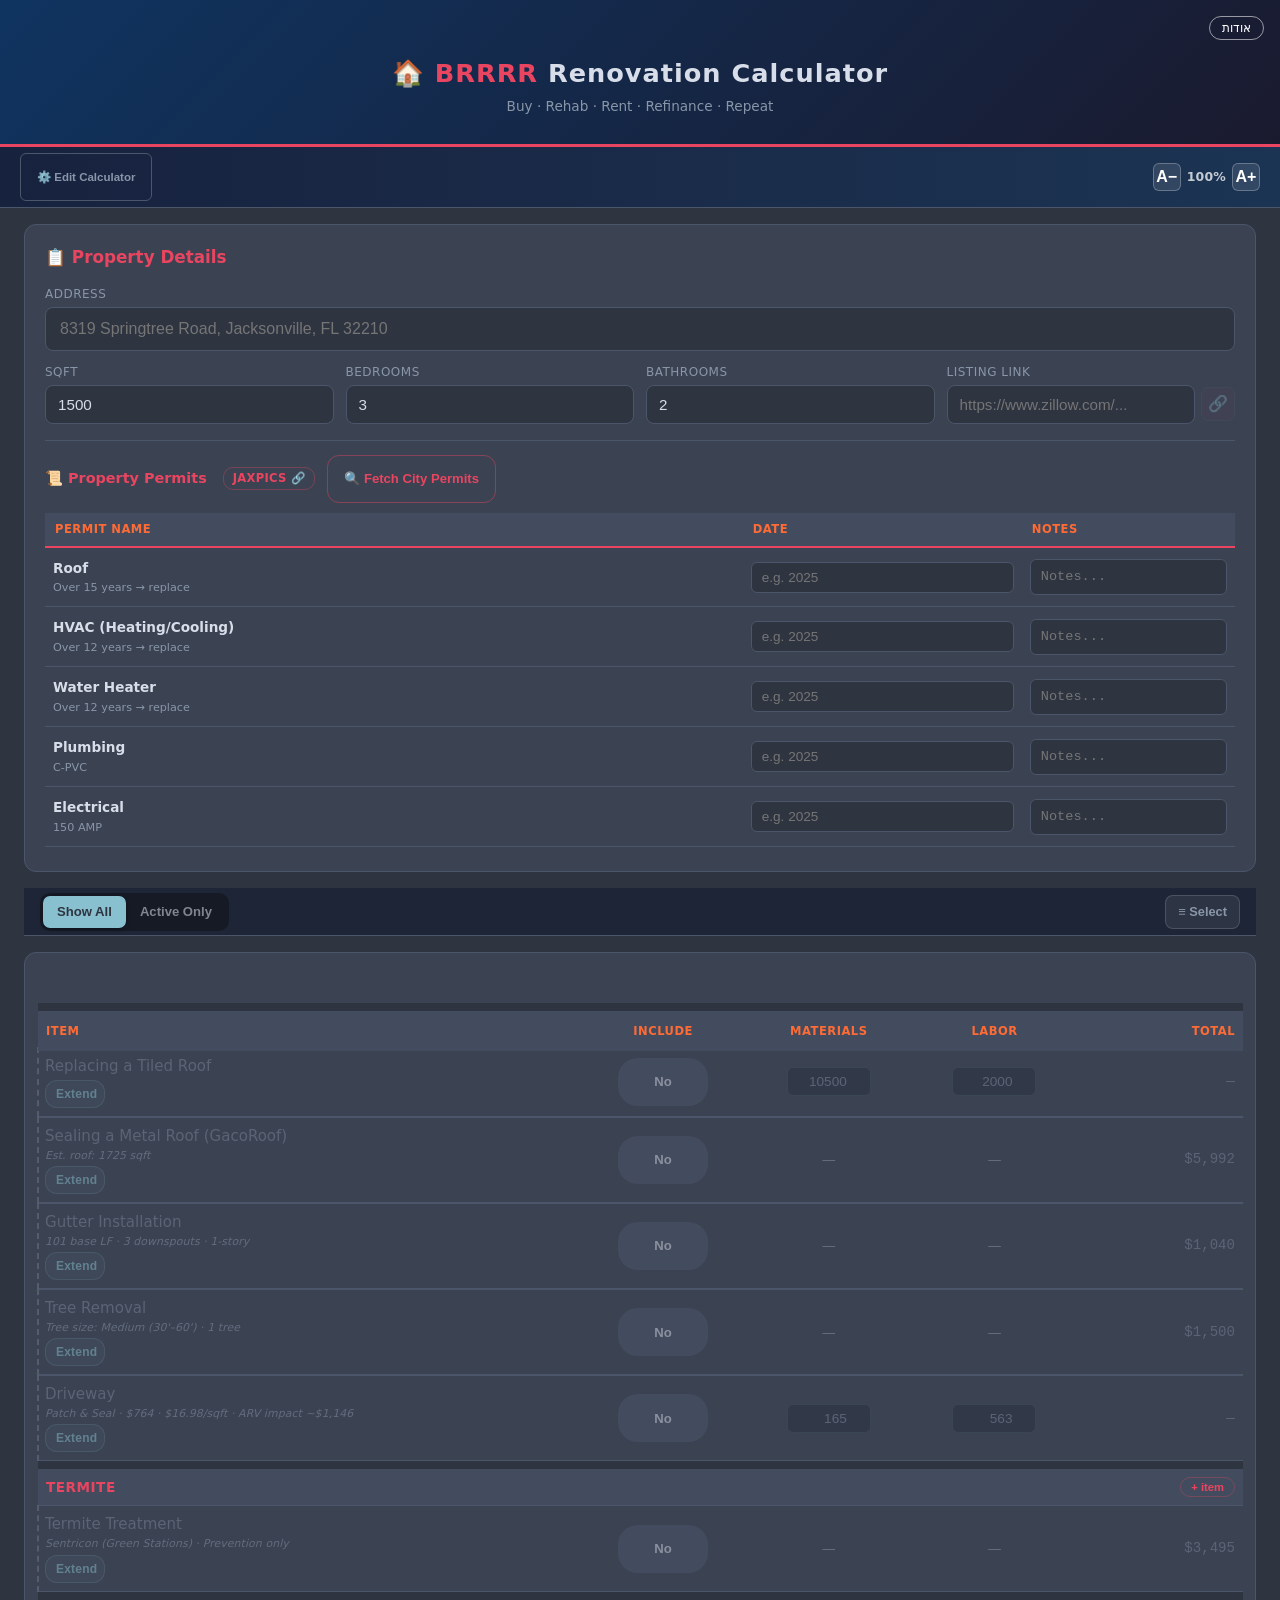
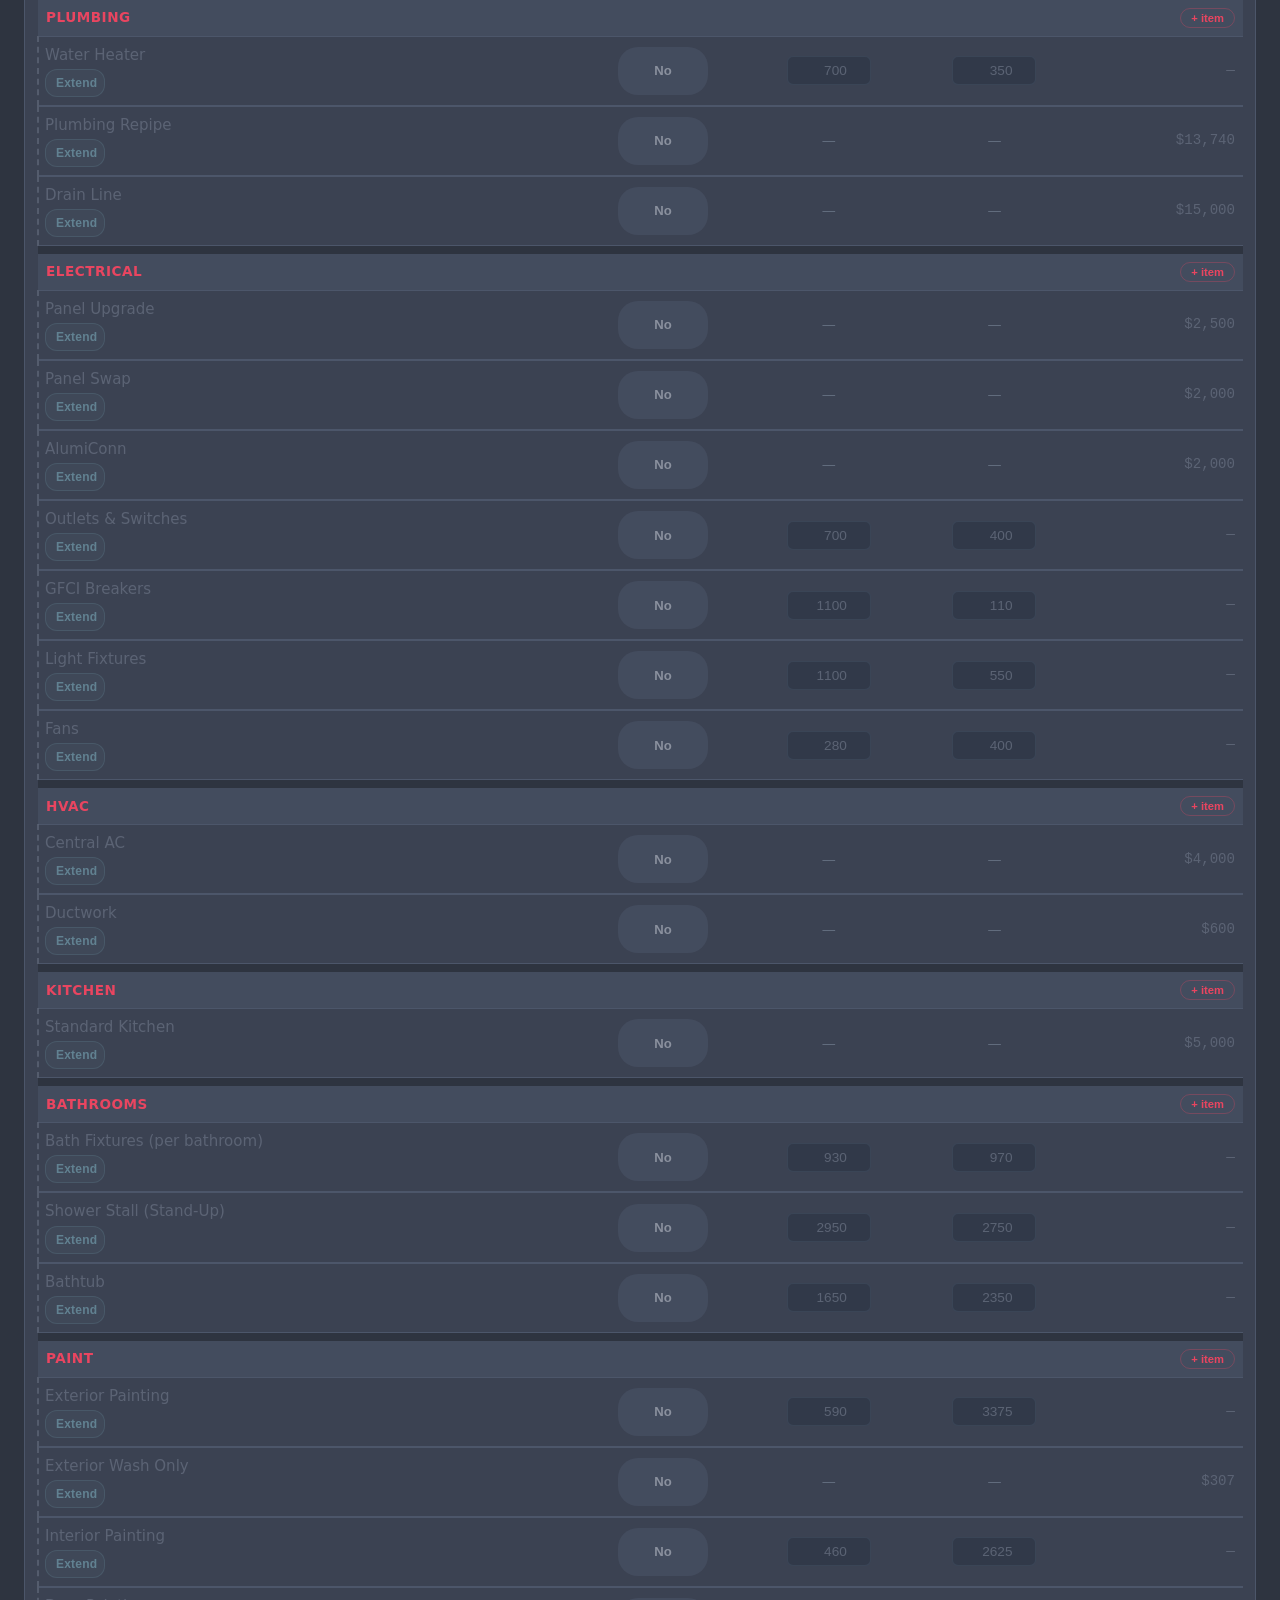
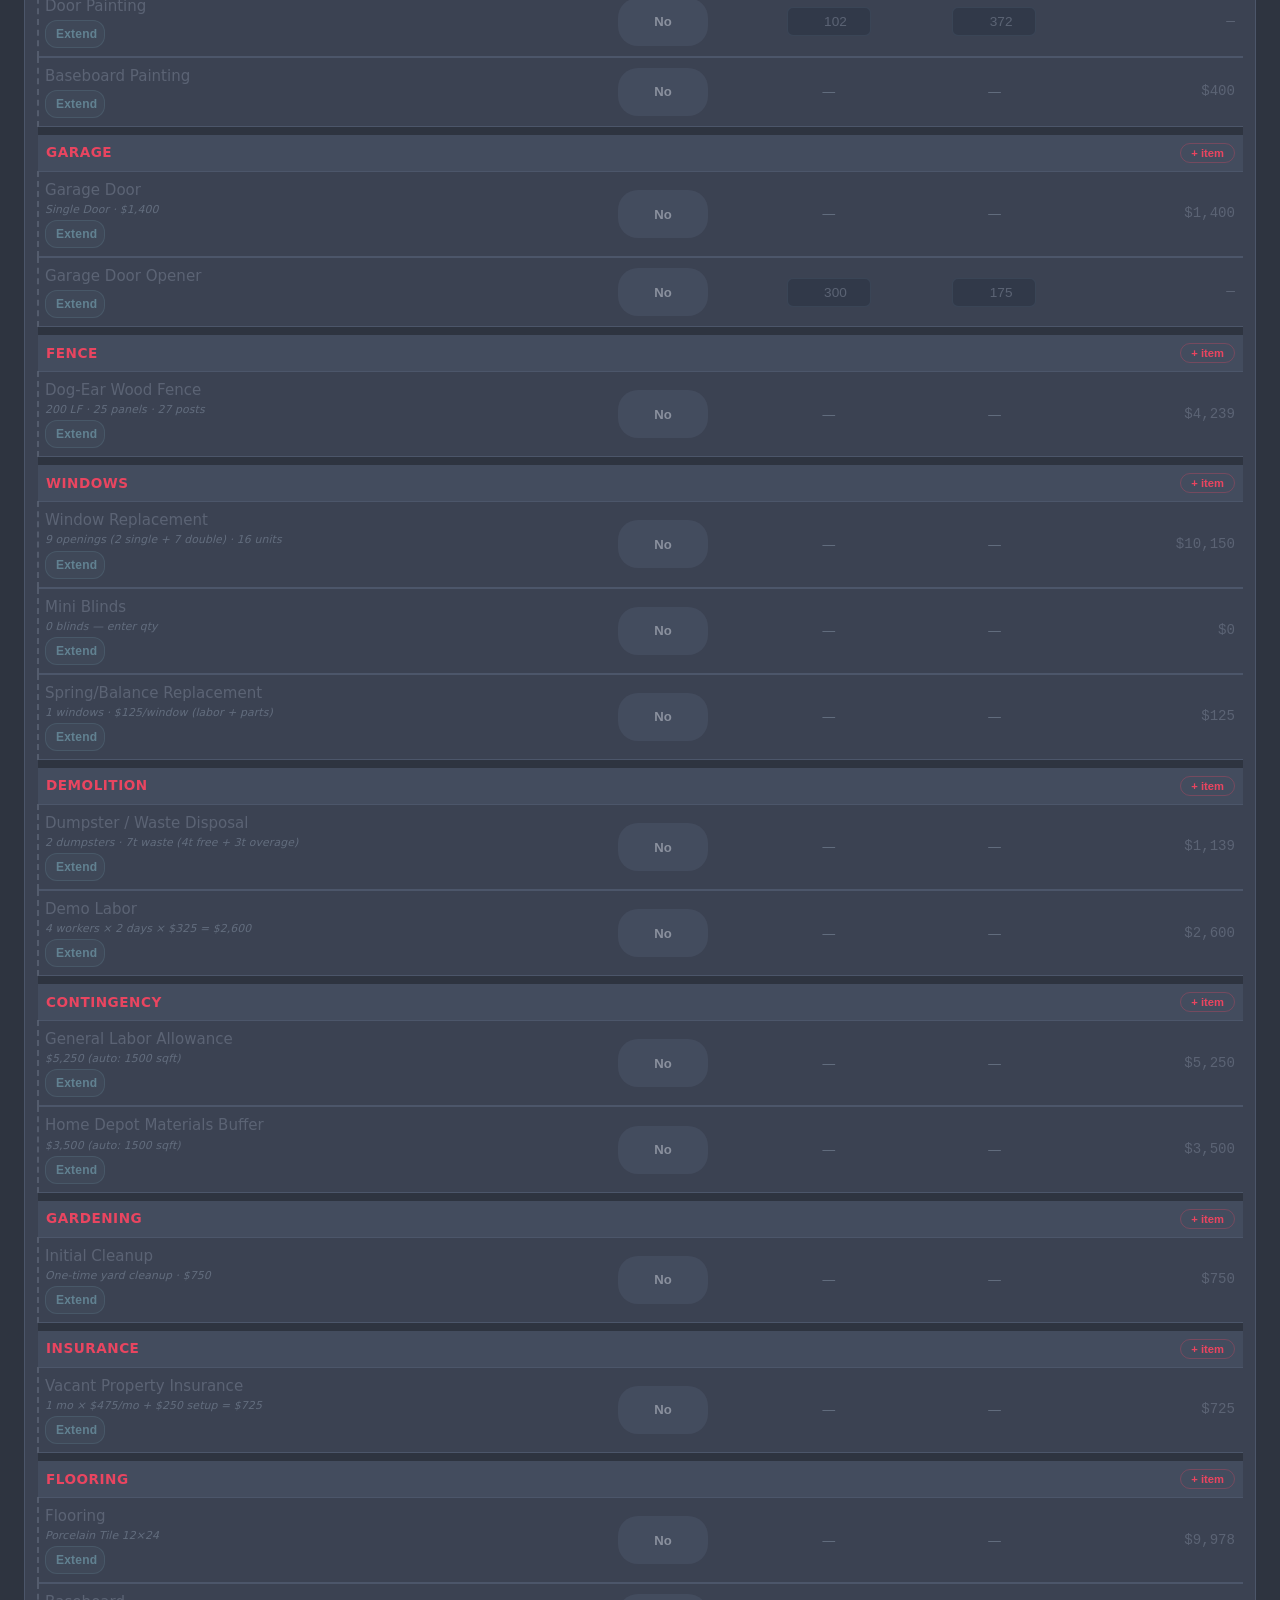
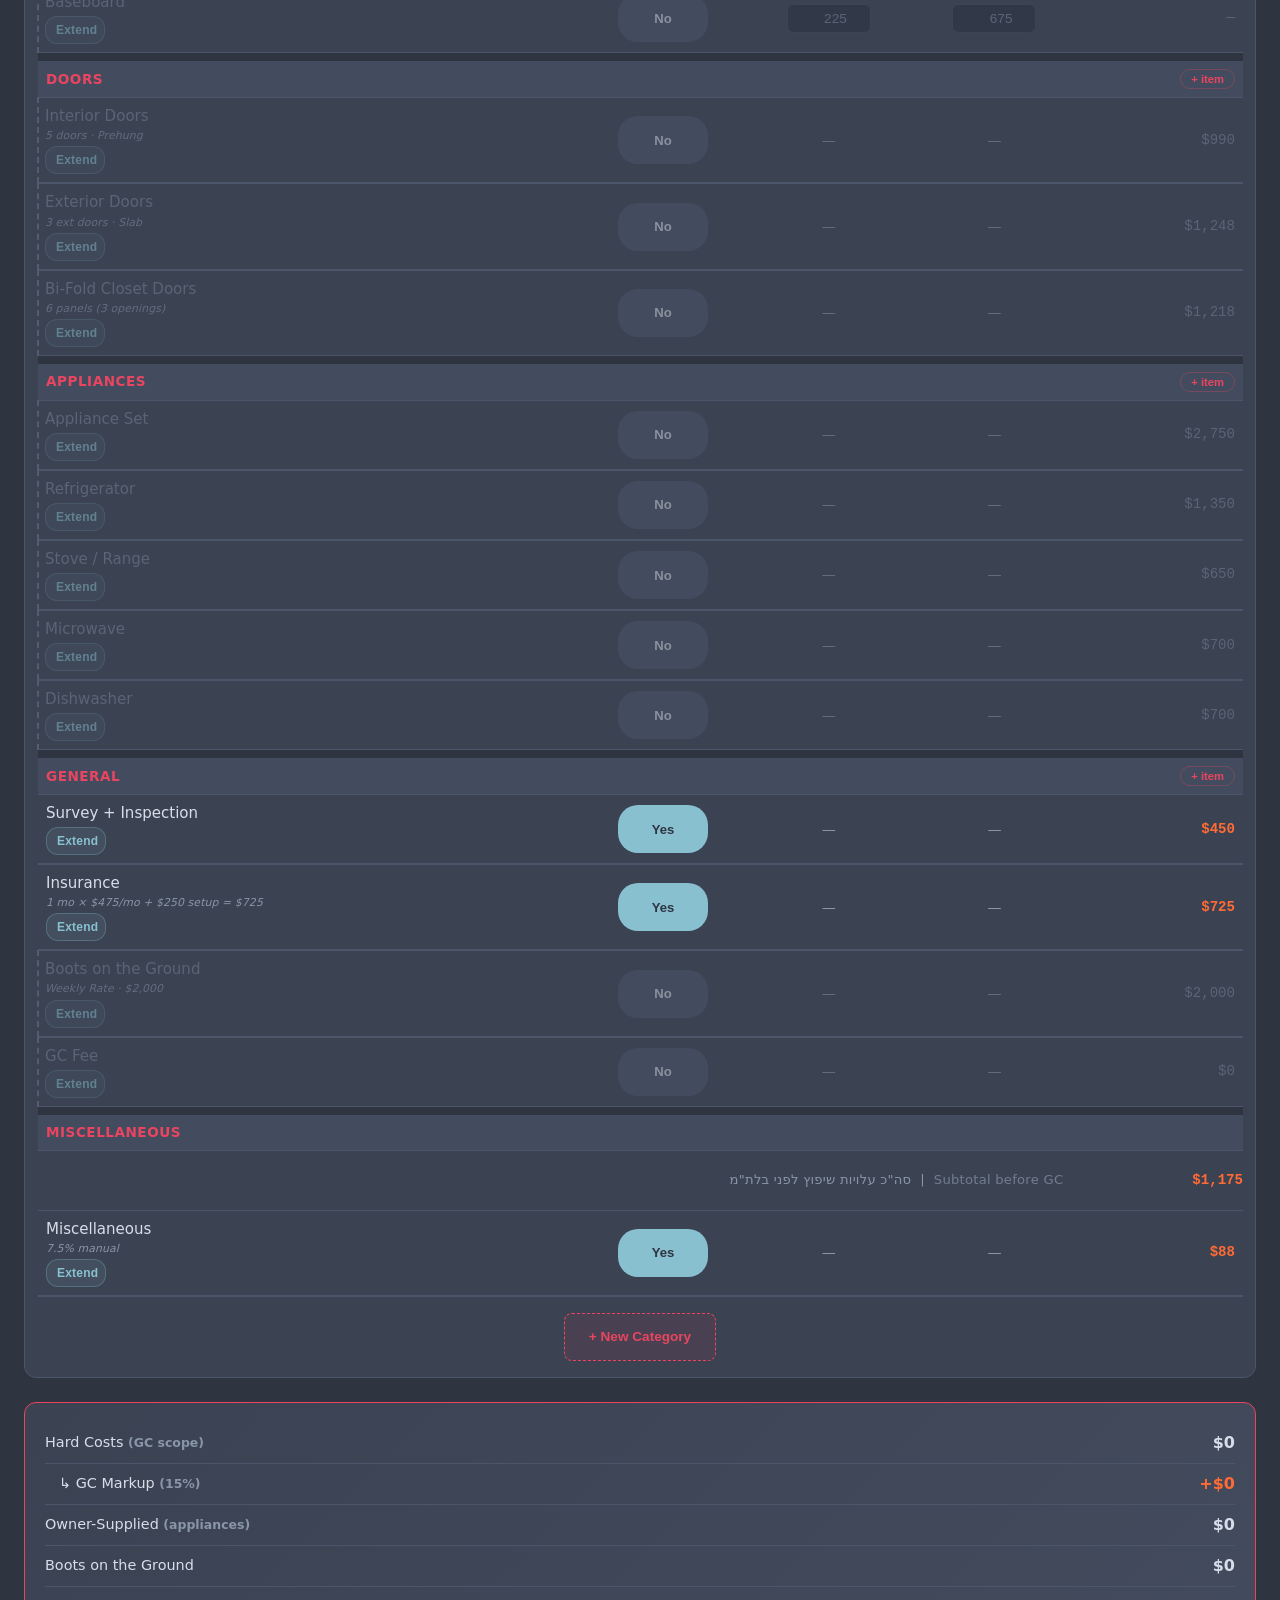
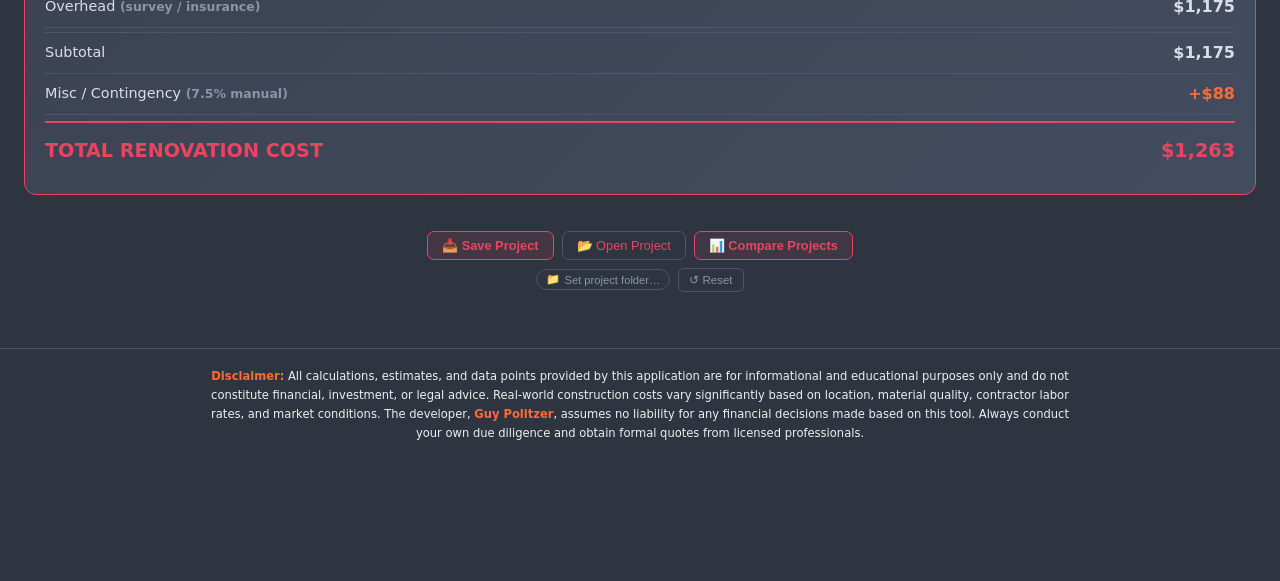
<file: index.html>
<!DOCTYPE html>
<html lang="he" dir="ltr">
<head>
<meta charset="UTF-8">
<meta name="viewport" content="width=device-width, initial-scale=1.0">
<title>BRRRR Renovation Cost Calculator</title>
<link rel="stylesheet" href="style.css">
</head>
<body>
<header style="position:relative">
  <h1>🏠 <span>BRRRR</span> Renovation Calculator</h1>
  <p>Buy · Rehab · Rent · Refinance · Repeat</p>
  <button class="about-btn" onclick="document.getElementById('aboutOverlay').classList.add('open')">אודות</button>
</header>

<div class="about-overlay" id="aboutOverlay" onclick="if(event.target===this)this.classList.remove('open')">
  <div class="about-box">
    <h2>About This App</h2>
    <p>This application is a professional simulation tool designed for practicing renovation cost estimations within the <strong style="color:var(--orange)">BRRRR strategy</strong> (Buy, Rehab, Rent, Refinance, Repeat).</p>
    <p style="margin-top:12px">It was developed for personal educational purposes as part of <strong>Michael Assido's</strong> US Real Estate Investment Training Program.</p>
    <div style="margin-top:18px;padding-top:14px;border-top:1px solid var(--border)">
      <p style="color:var(--muted);font-size:.82rem">Developer</p>
      <p style="font-weight:600;margin-top:2px">Guy Politzer</p>
      <p style="margin-top:4px"><a href="mailto:guy.poli@gmail.com">guy.poli@gmail.com</a></p>
    </div>
    <button class="about-close" onclick="document.getElementById('aboutOverlay').classList.remove('open')">Close</button>
  </div>
</div>

<div class="edit-banner" id="edit-banner">
  <button class="ebtn enter" onclick="toggleEditDefaults()" id="edit-defaults-btn" title="Unlock editing of default formula values">⚙️ Edit Calculator</button>
  <span class="edit-details">⚙️ Edit Calculator Defaults Mode — changes to formula parameters are saved as new defaults</span>
  <span class="edit-details"><button class="ebtn" onclick="saveAsDefaults()">💾 Save as Defaults</button></span>
  <span class="edit-details"><button class="ebtn exit" onclick="toggleEditDefaults()">✕ Exit Edit Mode</button></span>
  <div class="zoom-ctrl" title="Adjust display size">
    <button class="zoom-btn" onclick="zoomAdj(-1)" title="Decrease font size">A−</button>
    <span class="zoom-lbl" id="zoom-lbl">100%</span>
    <button class="zoom-btn" onclick="zoomAdj(+1)" title="Increase font size">A+</button>
  </div>
</div>

<div class="container">
  <div class="prop-card">
    <h2>📋 Property Details</h2>
    <div class="field" style="margin-bottom:12px"><label>Address</label><input type="text" id="address" placeholder="8319 Springtree Road, Jacksonville, FL 32210" style="font-size:1rem;padding:12px 14px"></div>
    <div class="prop-grid">
      <div class="field"><label>SqFt</label><input type="number" id="sqft" value="1500" min="0"></div>
      <div class="field"><label>Bedrooms</label><input type="number" id="bed" value="3" min="0" max="10"></div>
      <div class="field"><label>Bathrooms</label><input type="number" id="bath" value="2" min="0" max="10"></div>
      <div class="field">
        <label>Listing Link</label>
        <div style="display:flex;gap:6px;align-items:center">
          <input type="url" id="listingUrl" placeholder="https://www.zillow.com/..." oninput="updateListingBtn()" style="flex:1;min-width:0">
          <a id="listing-open-btn" href="#" target="_blank" onclick="return openListing()" title="Open in browser" style="display:inline-flex;align-items:center;justify-content:center;width:34px;height:34px;border-radius:7px;background:rgba(233,69,96,.08);border:1px solid var(--border);color:var(--muted);font-size:1rem;text-decoration:none;transition:all .2s;flex-shrink:0;cursor:not-allowed;opacity:.35">🔗</a>
        </div>
      </div>
    </div>
    <div class="permits-section">
      <h3>📜 Property Permits &nbsp;<a href="https://jaxepics.coj.net/Search/SearchResults" target="_blank" style="font-size:.72rem;color:var(--orange);text-decoration:none;font-weight:700;border:1px solid rgba(233,69,96,.35);padding:2px 9px;border-radius:10px;letter-spacing:.3px;transition:all .2s;vertical-align:middle" onmouseover="this.style.background='rgba(233,69,96,.15)';this.style.borderColor='var(--orange)'" onmouseout="this.style.background='none';this.style.borderColor='rgba(233,69,96,.35)'">JAXPICS 🔗</a><button class="fetch-btn" id="fetch-btn" onclick="fetchCityPermits()" title="Search Jacksonville city permit records for this property">🔍 Fetch City Permits</button></h3>
      <div class="table-wrap">
        <table class="permits-table">
          <thead><tr>
            <th style="width:28%">Permit Name</th>
            <th style="width:18%">Date</th>
            <th>Notes</th>
          </tr></thead>
          <tbody id="permits-tbody"></tbody>
        </table>
      </div>

      <!-- City-fetched permits (live from JAX EPICS API) -->
      <div class="city-permits-wrap" id="city-permits-wrap" style="display:none">
        <div class="city-permits-status" id="city-permits-status"></div>
        <div class="table-wrap" id="city-permits-table-wrap" style="display:none">
          <table class="city-permits-table">
            <thead><tr>
              <th style="width:28%">Permit Number</th>
              <th>Permit Type</th>
              <th>Work Type</th>
              <th style="width:13%">Status</th>
              <th style="width:10%">Year</th>
            </tr></thead>
            <tbody id="city-permits-tbody"></tbody>
          </table>
        </div>
      </div>
    </div>
  </div>

  <!-- Focus Toolbar: View Toggle + Bulk Actions -->
  <div class="focus-toolbar" id="focus-toolbar">
    <div class="seg-ctrl" role="group" aria-label="View filter">
      <button class="seg-btn active" id="seg-all" onclick="toggleFocusMode(false)">Show All</button>
      <button class="seg-btn" id="seg-active" onclick="toggleFocusMode(true)">Active Only</button>
    </div>
    <div class="bulk-wrap">
      <button class="bulk-btn" id="bulk-btn" onclick="toggleBulkMenu(event)" aria-label="Bulk row actions">≡ Select</button>
      <div class="bulk-menu" id="bulk-menu">
        <button class="bulk-menu-item" onclick="selectAllRows(true)">✓ Enable All</button>
        <button class="bulk-menu-item" onclick="selectAllRows(false)">✗ Reset All</button>
      </div>
    </div>
  </div>

  <div class="prop-card" style="padding:12px">
    <div class="table-wrap">
      <table>
        <thead><tr>
          <th>Item</th>
          <th>Include</th>
          <th>Materials</th>
          <th>Labor</th>
          <th>Total</th>
        </tr></thead>
        <tbody id="tbody"></tbody>
      </table>
    </div>
    <div class="new-cat-area">
      <button class="add-cat-btn" onclick="addCategory()">+ New Category</button>
    </div>
  </div>

  <div class="summary-card" id="summary"></div>

  <div style="margin-top:20px;display:flex;flex-direction:column;gap:8px;align-items:center">
    <!-- Row 1: main actions -->
    <div style="display:flex;justify-content:center;gap:8px;align-items:center;flex-wrap:wrap">
      <button onclick="exportData()" style="background:rgba(233,69,96,.12);border:1px solid var(--orange);color:var(--orange);padding:6px 14px;border-radius:7px;cursor:pointer;font-size:.8rem;font-weight:700;transition:all .2s" onmouseover="this.style.background='rgba(233,69,96,.25)'" onmouseout="this.style.background='rgba(233,69,96,.12)'" title="Save current work as an HTML file">📥 Save Project</button>
      <button onclick="importFile()" style="background:none;border:1px solid var(--border);color:var(--orange);padding:6px 14px;border-radius:7px;cursor:pointer;font-size:.8rem;transition:all .2s" onmouseover="this.style.borderColor='var(--orange)'" onmouseout="this.style.borderColor='var(--border)'" title="Open a saved project file">📂 Open Project</button>
      <input type="file" id="importFileInput" accept=".html,.json" style="display:none" onchange="importDataFromEvent(event)">
      <button onclick="compareProjects()" style="background:rgba(233,69,96,.1);border:1px solid var(--orange);color:var(--orange);padding:6px 14px;border-radius:7px;cursor:pointer;font-size:.8rem;font-weight:700;transition:all .2s" onmouseover="this.style.background='rgba(233,69,96,.22)'" onmouseout="this.style.background='rgba(233,69,96,.1)'" title="Compare multiple saved projects side by side">📊 Compare Projects</button>
    </div>
    <!-- Row 2: settings + edit calculator -->
    <div style="display:flex;justify-content:center;gap:8px;align-items:center;flex-wrap:wrap">
      <button id="folder-tag" class="folder-tag" onclick="pickProjectFolder()" title="Set default save/open folder">📁 <span id="folder-name">Set project folder…</span></button>
      <button onclick="if(confirm('Reset to saved defaults?')){loadState();build();buildPermits();}" style="background:none;border:1px solid var(--border);color:var(--muted);padding:4px 10px;border-radius:6px;cursor:pointer;font-size:.72rem;transition:all .2s" onmouseover="this.style.borderColor='var(--no)';this.style.color='var(--no)'" onmouseout="this.style.borderColor='var(--border)';this.style.color='var(--muted)'" title="Reset to saved defaults">↺ Reset</button>
    </div>
  </div>
</div>


<script src="script.js"></script>
<footer class="site-footer">
  <p><strong>Disclaimer:</strong> All calculations, estimates, and data points provided by this application are for informational and educational purposes only and do not constitute financial, investment, or legal advice. Real-world construction costs vary significantly based on location, material quality, contractor labor rates, and market conditions. The developer, <strong>Guy Politzer</strong>, assumes no liability for any financial decisions made based on this tool. Always conduct your own due diligence and obtain formal quotes from licensed professionals.</p>
</footer>
</body>
</html>
</file>
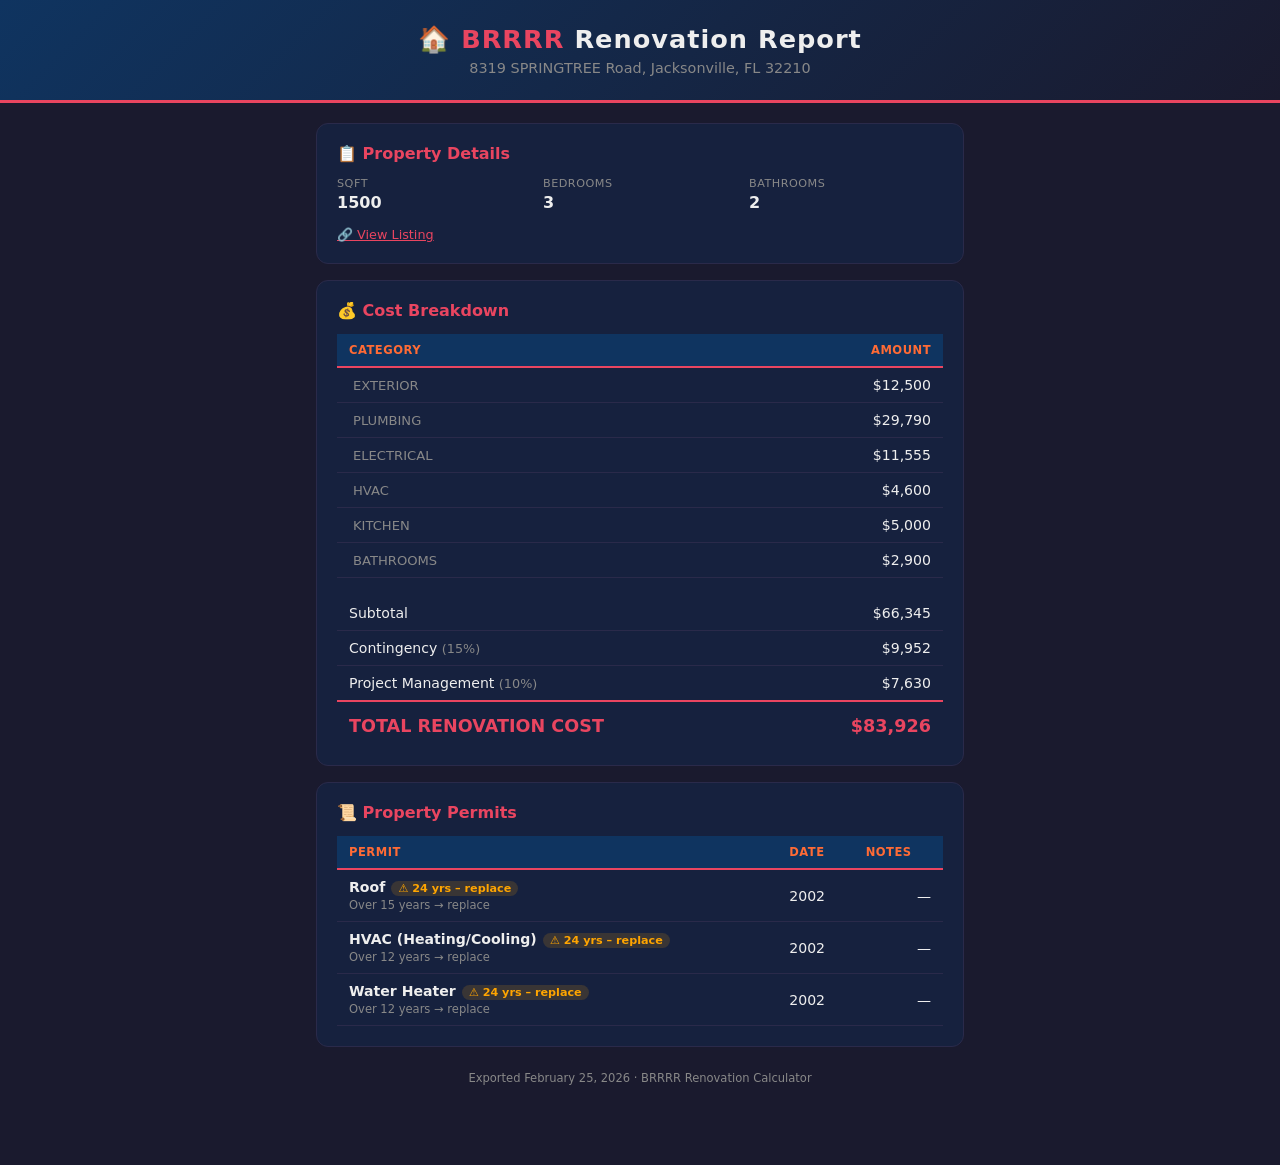
<file: 8319_SPRINGTREE_Road_brrrr_2026-02-24.html>
<!DOCTYPE html>
<html lang="en">
<head><meta charset="UTF-8"><meta name="viewport" content="width=device-width,initial-scale=1">
<title>BRRRR Report – 8319 SPRINGTREE Road, Jacksonville, FL 32210</title>
<style>*{margin:0;padding:0;box-sizing:border-box}
:root{--bg:#1a1a2e;--card:#16213e;--card2:#0f3460;--orange:#e94560;--orange2:#ff6b35;--text:#eee;--muted:#888;--border:#2a2a4a;--yes:#00c853}
body{font-family:'Segoe UI',system-ui,sans-serif;background:var(--bg);color:var(--text);min-height:100vh;padding:0 0 60px}
header{background:linear-gradient(135deg,#0f3460,#1a1a2e);padding:24px 20px;text-align:center;border-bottom:3px solid var(--orange)}
header h1{font-size:1.6rem;font-weight:800;letter-spacing:1px}header h1 span{color:var(--orange)}
header p{color:var(--muted);font-size:.9rem;margin-top:6px}
.container{max-width:680px;margin:0 auto;padding:20px 16px}
.card{background:var(--card);border-radius:12px;padding:20px;margin-bottom:16px;border:1px solid var(--border)}
.card h2{font-size:1rem;color:var(--orange);margin-bottom:14px}
.prop-grid{display:grid;grid-template-columns:repeat(auto-fit,minmax(130px,1fr));gap:12px;margin-bottom:4px}
.prop-item label{font-size:.7rem;color:var(--muted);text-transform:uppercase;letter-spacing:.5px;display:block;margin-bottom:3px}
.prop-item span{font-size:1rem;font-weight:600}
table{width:100%;border-collapse:collapse}
th{background:var(--card2);padding:9px 12px;font-size:.72rem;text-transform:uppercase;letter-spacing:.5px;color:var(--orange2);text-align:left;border-bottom:2px solid var(--orange)}
td{padding:9px 12px;border-bottom:1px solid var(--border);font-size:.88rem}
td:last-child{text-align:right;font-variant-numeric:tabular-nums}
.cat-label{color:var(--muted);font-size:.82rem;padding-left:16px}
tr.total-row td{font-weight:700;font-size:1.1rem;color:var(--orange);border-top:2px solid var(--orange);border-bottom:none;padding-top:14px}
tr:hover td{background:rgba(233,69,96,.04)}
.ps{font-size:.7rem;padding:1px 7px;border-radius:10px;font-weight:600;margin-left:6px;display:inline-block}
.ps.ok{background:rgba(0,200,83,.15);color:var(--yes)}
.ps.warn{background:rgba(255,165,0,.15);color:#ffa500}
.ps.na{background:rgba(136,136,136,.15);color:var(--muted)}
small{color:var(--muted);font-size:.72rem}
.meta{font-size:.72rem;color:var(--muted);text-align:center;margin-top:24px}
</style>
<script type="application/json" id="brrrr-data">{"st":[{"on":true,"oM":"","oL":"","oT":"","exp":false,"k":{"r":7,"lab":2000},"notes":""},{"on":true,"oM":"","oL":"","oT":"","exp":false,"k":{"mat":700,"lab":350},"notes":""},{"on":true,"oM":"","oL":"","oT":"","exp":false,"k":{"fc":750,"lc":150,"df":0.8,"dc":400},"notes":""},{"on":true,"oM":"","oL":"","oT":"","exp":false,"k":{"t":15000},"notes":""},{"on":true,"oM":"","oL":"","oT":"","exp":false,"k":{"t":2500},"notes":""},{"on":true,"oM":"","oL":"","oT":"","exp":false,"k":{"t":2000},"notes":""},{"on":true,"oM":"","oL":"","oT":"","exp":false,"k":{"t":2000},"notes":""},{"on":true,"oM":"","oL":"","oT":"","exp":false,"k":{"mat":700,"lab":400},"notes":""},{"on":true,"oM":"","oL":"","oT":"","exp":false,"k":{"per":150},"notes":""},{"on":true,"oM":"","oL":"","oT":"","exp":false,"k":{"per":75,"lab":800},"notes":""},{"on":true,"oM":"","oL":"","oT":"","exp":false,"k":{"per":170},"notes":""},{"on":true,"oM":"","oL":"","oT":"","exp":false,"k":{"t1":4000,"t2":4500,"t3":5000,"t4":5500,"t5":6000},"notes":""},{"on":true,"oM":"","oL":"","oT":"","exp":false,"k":{"t":600},"notes":""},{"on":true,"oM":"","oL":"","oT":"","exp":false,"k":{"t":5000},"notes":""},{"on":true,"oM":"","oL":"","oT":"","exp":false,"k":{"mat":700,"lab":750},"notes":""}],"customByBuiltin":{"EXTERIOR":[],"PLUMBING":[],"ELECTRICAL":[],"HVAC":[],"KITCHEN":[],"BATHROOMS":[]},"customCats":[],"contOn":true,"pmOn":true,"permits":[{"id":"roof","date":"2002","notes":""},{"id":"hvac","date":"2002","notes":""},{"id":"water_heater","date":"2002","notes":""},{"id":"plumbing","date":"","notes":""},{"id":"electrical","date":"","notes":""}],"prop":{"address":"8319 SPRINGTREE Road, Jacksonville, FL 32210","sqft":"1500","bed":"3","bath":"2","listingUrl":"https://www.zillow.com/homedetails/8319-Springtree-Rd-Jacksonville-FL-32210/44417311_zpid/"},"computed":{"sub":66345,"cont":9951.75,"pm":7629.675,"grand":83926.425,"catTotals":{"EXTERIOR":12500,"PLUMBING":29790,"ELECTRICAL":11555,"HVAC":4600,"KITCHEN":5000,"BATHROOMS":2900}},"exportedAt":"2026-02-24T22:29:21.032Z"}</script>
</head>
<body>
<header>
  <h1>🏠 <span>BRRRR</span> Renovation Report</h1>
  <p>8319 SPRINGTREE Road, Jacksonville, FL 32210</p>
</header>
<div class="container">
  <div class="card">
    <h2>📋 Property Details</h2>
    <div class="prop-grid">
      <div class="prop-item"><label>SqFt</label><span>1500</span></div>
      <div class="prop-item"><label>Bedrooms</label><span>3</span></div>
      <div class="prop-item"><label>Bathrooms</label><span>2</span></div>
    </div>
    <div style="margin-top:12px"><a href="https://www.zillow.com/homedetails/8319-Springtree-Rd-Jacksonville-FL-32210/44417311_zpid/" target="_blank" style="color:var(--orange);font-size:.8rem;">🔗 View Listing</a></div>
  </div>
  <div class="card">
    <h2>💰 Cost Breakdown</h2>
    <table>
      <thead><tr><th>Category</th><th style="text-align:right">Amount</th></tr></thead>
      <tbody>
        <tr><td class="cat-label">EXTERIOR</td><td>$12,500</td></tr><tr><td class="cat-label">PLUMBING</td><td>$29,790</td></tr><tr><td class="cat-label">ELECTRICAL</td><td>$11,555</td></tr><tr><td class="cat-label">HVAC</td><td>$4,600</td></tr><tr><td class="cat-label">KITCHEN</td><td>$5,000</td></tr><tr><td class="cat-label">BATHROOMS</td><td>$2,900</td></tr>
        <tr style="height:6px"><td colspan="2" style="border:none;background:none"></td></tr>
        <tr><td>Subtotal</td><td>$66,345</td></tr>
        <tr><td>Contingency <span style="color:var(--muted);font-size:.8rem">(15%)</span></td><td>$9,952</td></tr>
        <tr><td>Project Management <span style="color:var(--muted);font-size:.8rem">(10%)</span></td><td>$7,630</td></tr>
        <tr class="total-row"><td>TOTAL RENOVATION COST</td><td>$83,926</td></tr>
      </tbody>
    </table>
  </div>
  <div class="card"><h2>📜 Property Permits</h2><table><thead><tr><th>Permit</th><th>Date</th><th>Notes</th></tr></thead><tbody><tr><td><strong>Roof</strong><span class="ps warn">⚠ 24 yrs – replace</span><br><small>Over 15 years → replace</small></td><td>2002</td><td>—</td></tr><tr><td><strong>HVAC (Heating/Cooling)</strong><span class="ps warn">⚠ 24 yrs – replace</span><br><small>Over 12 years → replace</small></td><td>2002</td><td>—</td></tr><tr><td><strong>Water Heater</strong><span class="ps warn">⚠ 24 yrs – replace</span><br><small>Over 12 years → replace</small></td><td>2002</td><td>—</td></tr></tbody></table></div>
  <div class="meta">Exported February 25, 2026 · BRRRR Renovation Calculator</div>
</div>
</body>
</html>
</file>
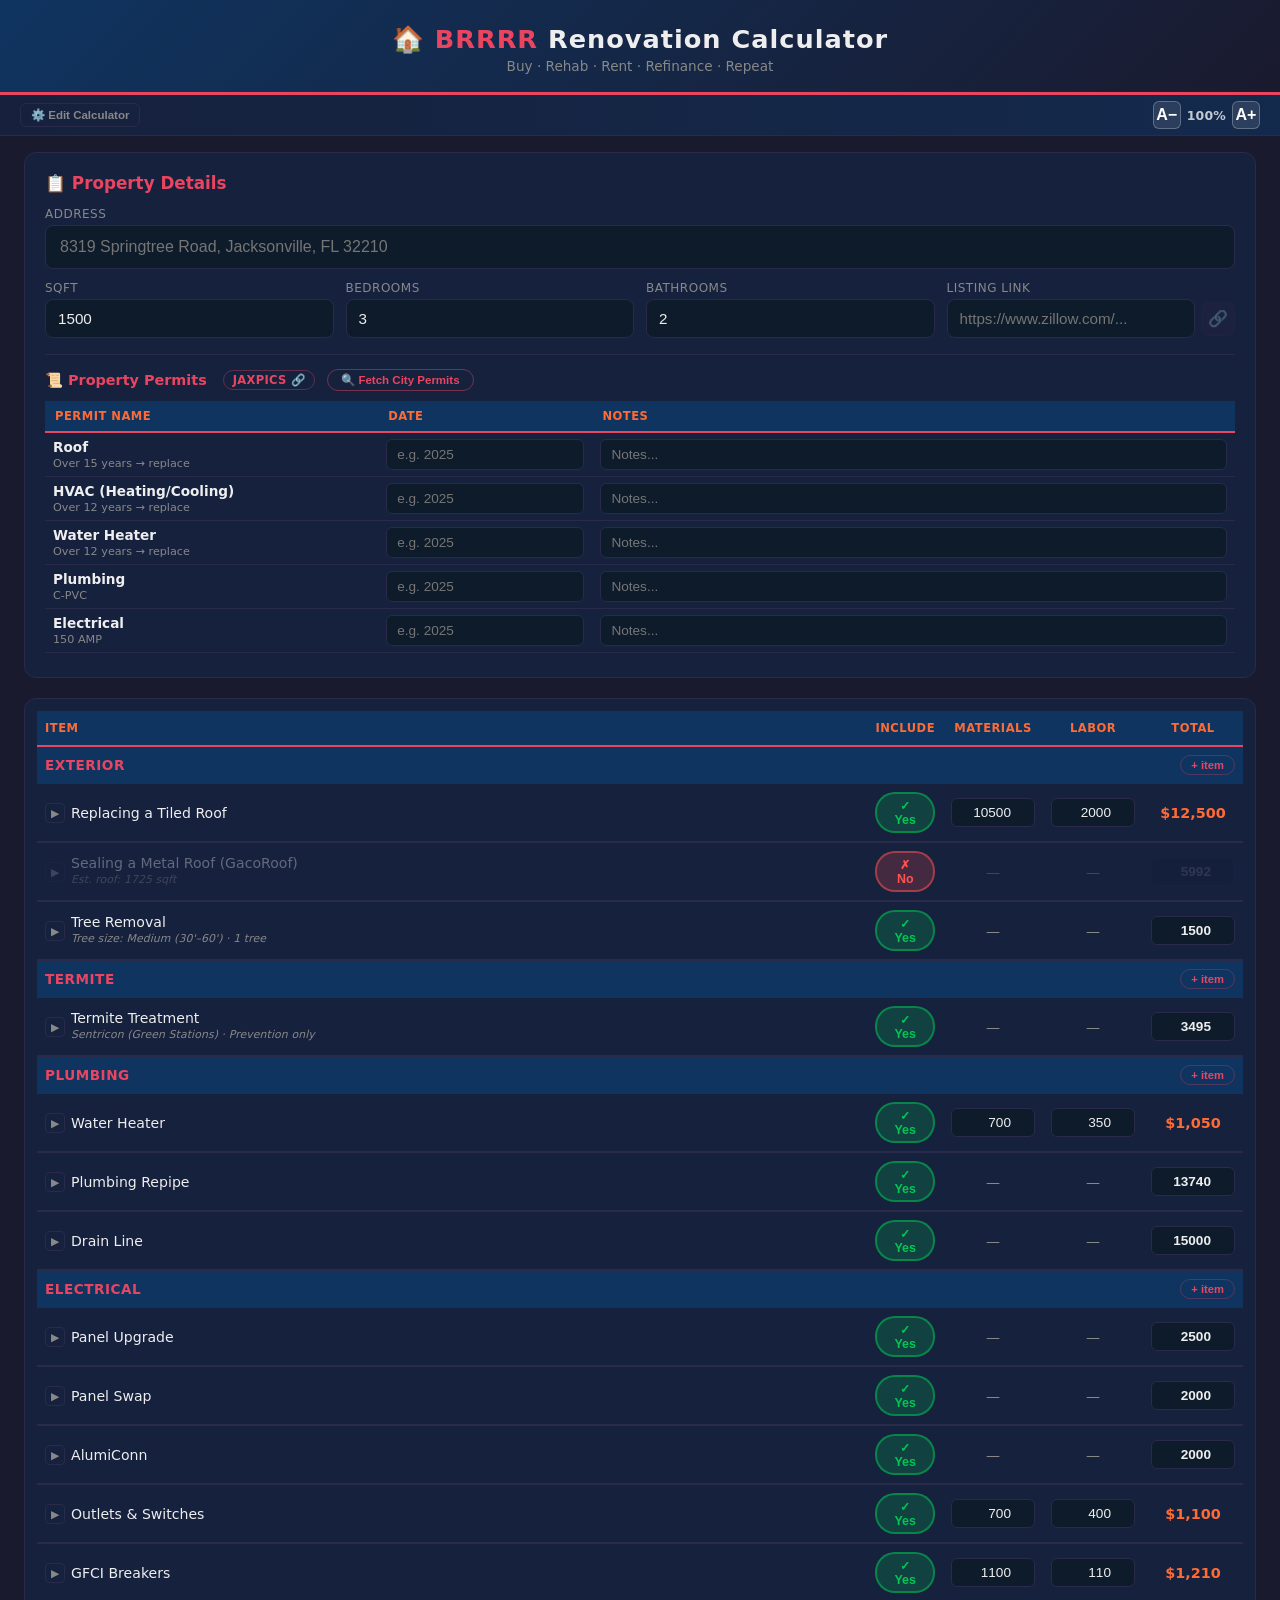
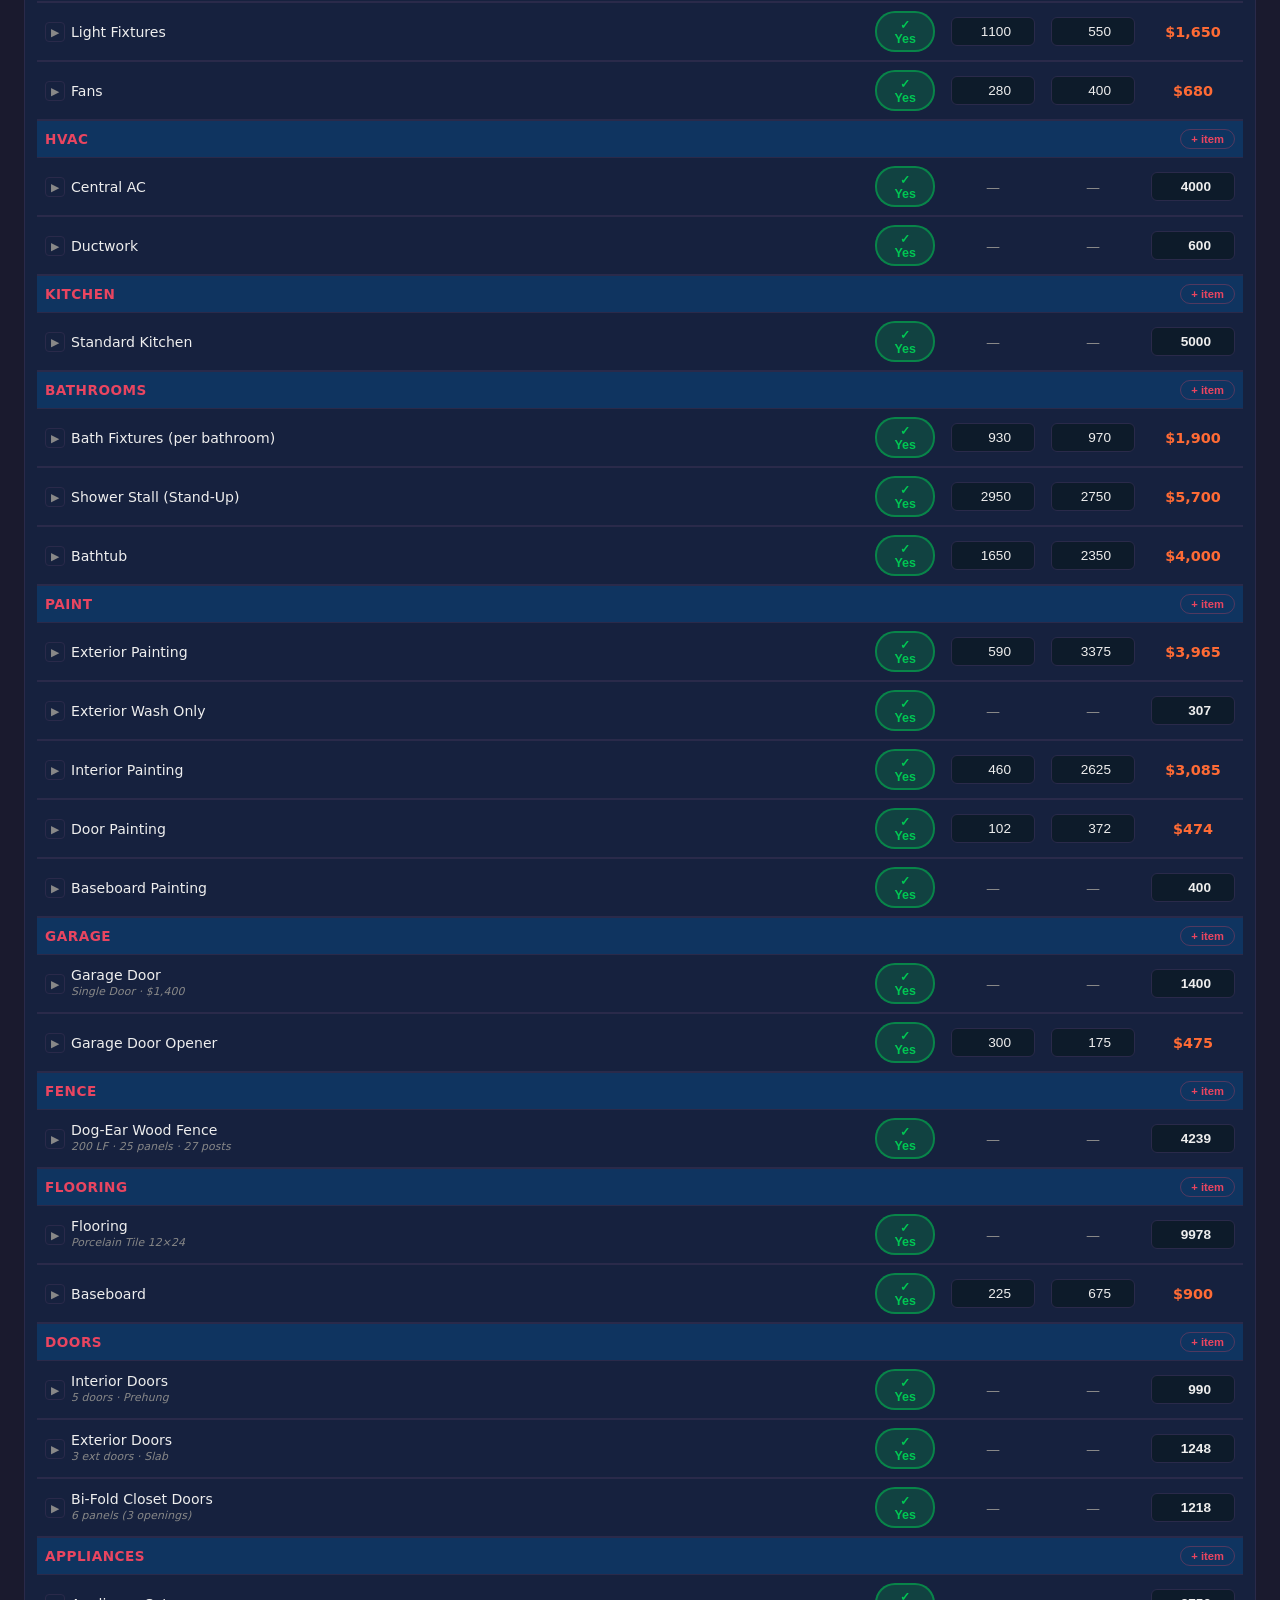
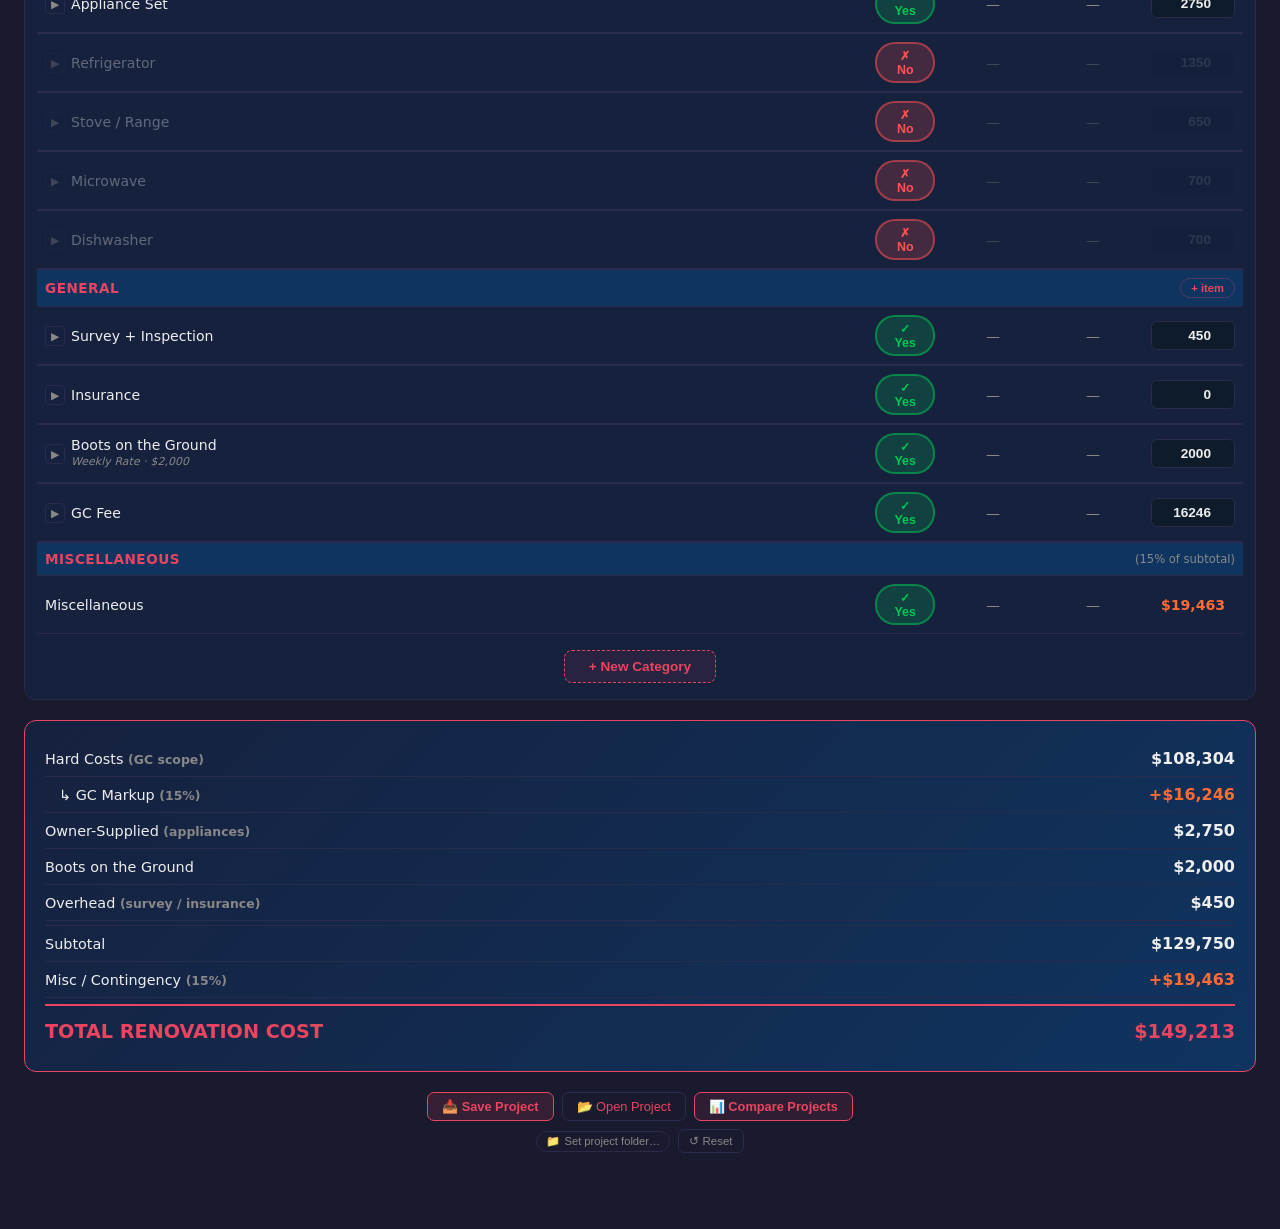
<file: brrrr-calculator.html>
<!DOCTYPE html>
<html lang="he" dir="ltr">
<head>
<meta charset="UTF-8">
<meta name="viewport" content="width=device-width, initial-scale=1.0">
<title>BRRRR Renovation Cost Calculator</title>
<style>
*{margin:0;padding:0;box-sizing:border-box}
:root{--bg:#1a1a2e;--card:#16213e;--card2:#0f3460;--orange:#e94560;--orange2:#ff6b35;--text:#eee;--muted:#888;--border:#2a2a4a;--input-bg:#0d1b2a;--yes:#00c853;--no:#ff5252}
html{overflow-x:hidden}
body{font-family:'Segoe UI',system-ui,-apple-system,sans-serif;background:var(--bg);color:var(--text);min-height:100vh;padding:0 0 60px;overflow-x:hidden;max-width:100vw}
header{background:linear-gradient(135deg,#0f3460,#1a1a2e);padding:24px 20px 18px;text-align:center;border-bottom:3px solid var(--orange)}
header h1{font-size:1.6rem;font-weight:800;letter-spacing:1px}
header h1 span{color:var(--orange)}
header p{color:var(--muted);font-size:.85rem;margin-top:4px}
.container{max-width:1400px;width:100%;margin:0 auto;padding:16px 24px}

.prop-card{background:var(--card);border-radius:12px;padding:20px;margin-bottom:20px;border:1px solid var(--border)}
.prop-card h2{font-size:1.05rem;color:var(--orange);margin-bottom:14px;display:flex;align-items:center;gap:8px}
.prop-grid{display:grid;grid-template-columns:repeat(auto-fit,minmax(180px,1fr));gap:12px}
.field label{display:block;font-size:.75rem;color:var(--muted);margin-bottom:4px;text-transform:uppercase;letter-spacing:.5px}
.field input{width:100%;padding:10px 12px;background:var(--input-bg);border:1px solid var(--border);border-radius:8px;color:var(--text);font-size:.95rem;transition:border .2s}
.field input:focus{outline:none;border-color:var(--orange)}

.table-wrap{overflow-x:auto;-webkit-overflow-scrolling:touch;margin-bottom:4px;max-width:100%}
table{width:100%;border-collapse:collapse;min-width:520px}
thead th{background:var(--card2);padding:10px 8px;font-size:.72rem;text-transform:uppercase;letter-spacing:.5px;color:var(--orange2);text-align:center;position:sticky;top:0;border-bottom:2px solid var(--orange);z-index:2}
thead th:first-child{text-align:left}
tbody tr{border-bottom:1px solid var(--border);transition:background .15s}
tbody tr:hover:not(.disabled):not(.cat-header):not(.formula-row):not(.add-row){background:rgba(233,69,96,.04)}
tbody td{padding:8px;text-align:center;font-size:.88rem;vertical-align:middle}
tbody td:first-child{text-align:left}

/* Category header */
tr.cat-header{background:var(--card2)}
tr.cat-header td{padding:0}
.cat-bar{display:flex;align-items:center;justify-content:space-between;padding:8px 8px}
.cat-bar .cat-name{font-weight:700;font-size:.85rem;color:var(--orange);letter-spacing:.5px}
.cat-bar .cat-actions{display:flex;gap:6px;align-items:center}
.cat-add-btn{background:none;border:1px solid rgba(233,69,96,.3);color:var(--orange);padding:3px 10px;border-radius:12px;cursor:pointer;font-size:.7rem;font-weight:600;transition:all .15s}
.cat-add-btn:hover{background:rgba(233,69,96,.15);border-color:var(--orange)}
.cat-del-btn{background:none;border:none;color:var(--no);cursor:pointer;font-size:.75rem;opacity:.4;transition:opacity .15s;padding:3px 6px}
.cat-del-btn:hover{opacity:1}

/* Disabled */
tr.disabled td{opacity:.35}
tr.disabled td:nth-child(2){opacity:1}
tr.disabled .money-input{pointer-events:none;opacity:.3}

/* Toggle */
.toggle-btn{display:inline-flex;align-items:center;gap:5px;padding:4px 14px;border-radius:20px;border:none;cursor:pointer;font-size:.78rem;font-weight:700;transition:all .2s}
.toggle-btn.yes{background:rgba(0,200,83,.2);color:var(--yes);border:2px solid rgba(0,200,83,.5)}
.toggle-btn.no{background:rgba(255,82,82,.2);color:var(--no);border:2px solid rgba(255,82,82,.5)}
.toggle-btn:hover{transform:scale(1.05);filter:brightness(1.2)}

/* Money inputs */
.money-input{width:84px;padding:6px 8px;background:var(--input-bg);border:1px solid var(--border);border-radius:6px;color:var(--text);font-size:.85rem;text-align:right;transition:border .2s;font-variant-numeric:tabular-nums}
.money-input:focus{outline:none;border-color:var(--orange);background:#101d30}
.money-input.user-edited{border-color:var(--orange2);background:#1a1510}
.money-input::-webkit-inner-spin-button{opacity:0;width:0}
.total-cell{font-weight:700;color:var(--orange2);font-variant-numeric:tabular-nums}

/* Item cell */
.item-cell{display:flex;align-items:center;gap:6px}
.item-info{display:flex;flex-direction:column;min-width:0}
.item-hint{font-size:.68rem;color:var(--muted);margin-top:2px;line-height:1.3;font-style:italic;letter-spacing:.1px}
.expand-btn{background:none;border:1px solid var(--border);color:var(--muted);width:20px;height:20px;border-radius:4px;cursor:pointer;font-size:.65rem;display:inline-flex;align-items:center;justify-content:center;flex-shrink:0;transition:all .2s;font-weight:700}
.expand-btn:hover,.expand-btn.open{color:var(--orange);border-color:var(--orange);background:rgba(233,69,96,.1)}
.expand-btn.open{transform:rotate(90deg)}
.reset-btn{background:none;border:none;color:var(--orange2);cursor:pointer;font-size:.72rem;padding:2px 6px;border-radius:4px;transition:color .2s;font-weight:600;white-space:nowrap}
.reset-btn:hover{color:var(--orange)}
.del-btn{background:none;border:none;color:var(--no);cursor:pointer;font-size:.8rem;opacity:.4;transition:opacity .15s;padding:2px;flex-shrink:0}
.del-btn:hover{opacity:1}

/* Formula panel */
.formula-row td{padding:0!important;border:none!important}
.formula-panel{background:#0d1b2a;border-left:3px solid var(--orange);margin:0 8px 6px 30px;border-radius:0 8px 8px 0;padding:12px 16px;display:none;animation:slideDown .2s ease;max-width:100%;overflow:hidden;box-sizing:border-box}
.formula-panel.open{display:block}
@keyframes slideDown{from{opacity:0;transform:translateY(-6px)}to{opacity:1;transform:translateY(0)}}
.fp-layout{display:flex;gap:14px;align-items:stretch}
.fp-left{flex:1;min-width:0;overflow:hidden}
.fp-right{width:380px;flex-shrink:0;display:flex;flex-direction:column;min-width:0}
.fp-right .fp-label{margin-bottom:6px}
.fp-notes{flex:1;min-height:80px;width:100%;padding:8px 10px;background:rgba(0,0,0,.25);border:1px solid var(--border);border-radius:6px;color:var(--text);font-size:.8rem;font-family:'Segoe UI',system-ui,sans-serif;line-height:1.5;resize:vertical;transition:border .2s;overflow-wrap:break-word;word-break:break-word;white-space:pre-wrap;overflow-y:auto;box-sizing:border-box}
.fp-notes:focus{outline:none;border-color:var(--orange);background:rgba(0,0,0,.35)}
.fp-notes::placeholder{color:var(--muted);font-style:italic}
.fp-desc{color:var(--muted);font-size:.78rem;margin-bottom:8px}
.fp-section{margin-bottom:10px}
.fp-label{font-size:.7rem;text-transform:uppercase;letter-spacing:.5px;color:var(--orange);margin-bottom:4px;font-weight:700}
.fp-formula{font-family:'Courier New',monospace;font-size:.82rem;color:var(--orange2);background:rgba(0,0,0,.25);padding:8px 12px;border-radius:6px;line-height:1.9;white-space:pre-wrap;overflow-wrap:break-word;word-break:break-word;overflow:hidden}

/* Param inputs inside formula panels */
.param-input{min-width:6ch;width:auto;padding:2px 6px;background:rgba(233,69,96,.12);border:1px solid var(--orange);border-radius:4px;color:var(--orange2);font-family:'Courier New',monospace;font-size:.82rem;text-align:center;transition:all .2s}
.param-input:focus{outline:none;border-color:var(--orange2);background:rgba(233,69,96,.25);box-shadow:0 0 6px rgba(233,69,96,.3)}
.param-input::-webkit-inner-spin-button{opacity:0;width:0}
/* Tree size select */
.tree-size-sel{padding:4px 10px;background:#0d2137;border:1px solid #2d5070;border-radius:4px;color:#c8e8ff;font-family:'Segoe UI',system-ui,sans-serif;font-size:.83rem;cursor:pointer;transition:all .2s}
.tree-size-sel:focus{outline:none;border-color:var(--orange2);background:#102840}
.tree-size-sel option{background:#0d2137;color:#c8e8ff}
.tree-breakdown{display:grid;grid-template-columns:auto 1fr auto;gap:4px 10px;align-items:center;margin-top:6px}
.tree-breakdown .tb-label{font-size:.8rem;color:var(--muted)}
.tree-breakdown .tb-range{font-size:.75rem;color:var(--muted);font-style:italic}

/* Custom row */
tr.custom-row{background:rgba(233,69,96,.03)}
.custom-name-input{background:var(--input-bg);border:1px solid var(--border);border-radius:6px;color:var(--text);padding:5px 8px;font-size:.85rem;width:100%;min-width:100px}
.custom-name-input:focus{outline:none;border-color:var(--orange)}
.custom-cat-name{background:var(--input-bg);border:1px solid var(--border);border-radius:6px;color:var(--orange);padding:4px 10px;font-size:.82rem;font-weight:700;min-width:80px}
.custom-cat-name:focus{outline:none;border-color:var(--orange)}

/* Add new category */
.new-cat-area{text-align:center;padding:12px 0 4px}
.add-cat-btn{background:rgba(233,69,96,.08);border:1px dashed var(--orange);color:var(--orange);padding:8px 24px;border-radius:8px;cursor:pointer;font-size:.85rem;font-weight:600;transition:all .2s}
.add-cat-btn:hover{background:rgba(233,69,96,.18);border-style:solid}

/* Summary */
.summary-card{background:linear-gradient(135deg,var(--card),var(--card2));border-radius:12px;padding:20px;border:1px solid var(--orange);margin-top:8px}
.summary-row{display:flex;justify-content:space-between;align-items:center;padding:8px 0;border-bottom:1px solid var(--border)}
.summary-row:last-child{border:none;padding-top:14px;margin-top:6px;border-top:2px solid var(--orange)}
.summary-row span:first-child{font-size:.9rem}
.summary-row span:last-child{font-weight:700;font-size:1rem;font-variant-numeric:tabular-nums}
.summary-row:last-child span{font-size:1.2rem;color:var(--orange)}
.summary-row .pct{font-size:.75rem;color:var(--muted);margin-left:6px}
.toggle-row{display:flex;align-items:center;gap:10px;margin-bottom:4px}
.toggle-row label{font-size:.85rem;color:var(--muted)}

/* Permits table */
.permits-section{margin-top:16px;border-top:1px solid var(--border);padding-top:14px}
.permits-section h3{font-size:.9rem;color:var(--orange);margin-bottom:10px;display:flex;align-items:center;gap:6px}
.permits-table{width:100%;border-collapse:collapse}
.permits-table thead th{background:var(--card2);padding:8px 10px;font-size:.72rem;text-transform:uppercase;letter-spacing:.5px;color:var(--orange2);text-align:left;border-bottom:2px solid var(--orange)}
.permits-table tbody tr{border-bottom:1px solid var(--border);transition:background .15s}
.permits-table tbody tr:hover{background:rgba(233,69,96,.04)}
.permits-table td{padding:6px 8px;vertical-align:middle}
.permit-input{width:100%;padding:7px 10px;background:var(--input-bg);border:1px solid var(--border);border-radius:6px;color:var(--text);font-size:.85rem;transition:border .2s}
.permit-input:focus{outline:none;border-color:var(--orange)}
.permit-name{color:var(--text);font-size:.85rem;font-weight:600}
.permit-hint{font-size:.7rem;color:var(--muted);margin-top:2px}
.permit-status{font-size:.7rem;padding:2px 8px;border-radius:10px;font-weight:600;display:inline-block;margin-top:3px}
.permit-status.ok{background:rgba(0,200,83,.15);color:var(--yes)}
.permit-status.warn{background:rgba(255,165,0,.15);color:#ffa500}
.permit-status.na{background:rgba(136,136,136,.15);color:var(--muted)}

@media(max-width:768px){
  .container{padding:12px 14px}
  .money-input{width:76px;font-size:.82rem}
  .fp-layout{flex-direction:column}
  .fp-right{width:100%;min-width:0}
  .fp-notes{min-height:50px;width:100%}
}
@media(max-width:600px){
  header h1{font-size:1.2rem}
  .container{padding:10px 12px}
  .prop-grid{grid-template-columns:1fr 1fr}
  .money-input{width:70px;font-size:.8rem;padding:5px 6px}
  table{min-width:360px}
  tbody td,thead th{padding:6px 4px;font-size:.78rem}
  .formula-panel{margin-left:10px;margin-right:4px}
  .fp-layout{flex-direction:column}
  .fp-right{width:100%;min-width:0}
  .fp-notes{min-height:50px;width:100%}
  .param-input{width:55px;font-size:.78rem}
  /* Hide Mat/Labor columns on small phones — show only Total */
  thead th:nth-child(3),thead th:nth-child(4),
  tbody td:nth-child(3),tbody td:nth-child(4){display:none}
}
@media(max-width:400px){
  .container{padding:8px}
  table{min-width:300px}
  thead th,tbody td{padding:5px 3px;font-size:.74rem}
  .money-input{width:62px;font-size:.76rem;padding:4px 5px}
  .toggle-btn{padding:3px 8px;font-size:.72rem}
}

/* Edit-defaults banner */
.edit-banner{display:flex;background:linear-gradient(90deg,rgba(22,33,62,.95),rgba(15,52,96,.6));border-bottom:1px solid var(--border);padding:6px 20px;font-size:.82rem;color:var(--muted);font-weight:700;letter-spacing:.2px;align-items:center;justify-content:center;gap:10px;flex-wrap:wrap;transition:all .3s}
.edit-banner.active{background:linear-gradient(90deg,rgba(255,165,0,.12),rgba(255,165,0,.06));border-bottom:2px solid #ffa500;color:#ffa500;padding:9px 20px}
.edit-banner .edit-details{display:none}
.edit-banner.active .edit-details{display:contents}
.edit-banner .ebtn{background:rgba(255,165,0,.2);border:1px solid #ffa500;color:#ffa500;padding:3px 12px;border-radius:6px;cursor:pointer;font-size:.75rem;font-weight:700;transition:background .2s}
.edit-banner .ebtn:hover{background:rgba(255,165,0,.38)}
.edit-banner .ebtn.exit{background:rgba(255,82,82,.15);border-color:var(--no);color:var(--no)}
.edit-banner .ebtn.exit:hover{background:rgba(255,82,82,.3)}
.edit-banner .ebtn.enter{background:none;border:1px solid var(--border);color:var(--muted);font-size:.72rem;padding:4px 10px;transition:all .2s}
.edit-banner .ebtn.enter:hover{border-color:var(--orange2);color:var(--orange2);background:rgba(255,165,0,.08)}
.edit-banner.active .ebtn.enter{display:none}
/* Folder tag */
.folder-tag{font-size:.7rem;color:var(--muted);display:inline-flex;align-items:center;gap:4px;padding:3px 9px;border:1px solid var(--border);border-radius:12px;cursor:pointer;background:none;transition:all .2s;max-width:200px;overflow:hidden;text-overflow:ellipsis;white-space:nowrap}
.folder-tag:hover{border-color:var(--orange);color:var(--orange2)}

/* ── City Permits (fetched live from JAX EPICS API) ─────────────────────── */
.fetch-btn{background:none;border:1px solid rgba(233,69,96,.45);color:var(--orange);padding:3px 13px;border-radius:12px;cursor:pointer;font-size:.72rem;font-weight:700;transition:all .2s;vertical-align:middle;margin-left:6px}
.fetch-btn:hover:not(:disabled){background:rgba(233,69,96,.15);border-color:var(--orange)}
.fetch-btn:disabled{opacity:.45;cursor:not-allowed}
.city-permits-wrap{margin-top:16px;border-top:1px dashed var(--border);padding-top:12px}
.city-permits-status{font-size:.82rem;padding:5px 2px;display:flex;align-items:center;gap:8px;color:var(--muted)}
.city-permits-status.loading{color:var(--orange2)}
.city-permits-status.error{color:var(--no)}
.city-permits-status.success{color:var(--yes)}
.city-permits-table{width:100%;border-collapse:collapse;margin-top:10px}
.city-permits-table thead th{background:var(--card2);padding:8px 10px;font-size:.7rem;text-transform:uppercase;letter-spacing:.5px;color:var(--orange2);text-align:left;border-bottom:2px solid var(--orange)}
.city-permits-table thead th:last-child{text-align:center}
.city-permits-table tbody tr{border-bottom:1px solid var(--border);transition:background .15s}
.city-permits-table tbody tr:hover{background:rgba(233,69,96,.04)}
.city-permits-table td{padding:7px 10px;font-size:.84rem;vertical-align:middle}
.city-permits-table .pnum{font-family:'Consolas','Courier New',monospace;font-size:.8rem;font-weight:600;color:var(--text)}
.city-permits-table .ptype{color:var(--text)}
.city-permits-table .pyear{color:var(--muted);text-align:center;font-size:.82rem}
.spinner{display:inline-block;width:13px;height:13px;border:2px solid rgba(255,107,53,.25);border-top-color:var(--orange2);border-radius:50%;animation:spin .75s linear infinite;flex-shrink:0}
@keyframes spin{to{transform:rotate(360deg)}}
.zoom-ctrl{display:flex;align-items:center;gap:6px;margin-left:auto}
.zoom-btn{background:rgba(255,255,255,.1);border:1px solid rgba(255,255,255,.25);color:#fff;border-radius:6px;width:28px;height:28px;font-size:1rem;font-weight:700;cursor:pointer;display:flex;align-items:center;justify-content:center;transition:background .15s}
.zoom-btn:hover{background:rgba(255,255,255,.22)}
.zoom-lbl{font-size:.78rem;color:rgba(255,255,255,.75);min-width:34px;text-align:center;font-variant-numeric:tabular-nums}
</style>
</head>
<body>
<header>
  <h1>🏠 <span>BRRRR</span> Renovation Calculator</h1>
  <p>Buy · Rehab · Rent · Refinance · Repeat</p>
</header>
<div class="edit-banner" id="edit-banner">
  <button class="ebtn enter" onclick="toggleEditDefaults()" id="edit-defaults-btn" title="Unlock editing of default formula values">⚙️ Edit Calculator</button>
  <span class="edit-details">⚙️ Edit Calculator Defaults Mode — changes to formula parameters are saved as new defaults</span>
  <span class="edit-details"><button class="ebtn" onclick="saveAsDefaults()">💾 Save as Defaults</button></span>
  <span class="edit-details"><button class="ebtn exit" onclick="toggleEditDefaults()">✕ Exit Edit Mode</button></span>
  <div class="zoom-ctrl" title="Adjust display size">
    <button class="zoom-btn" onclick="zoomAdj(-1)" title="Decrease font size">A−</button>
    <span class="zoom-lbl" id="zoom-lbl">100%</span>
    <button class="zoom-btn" onclick="zoomAdj(+1)" title="Increase font size">A+</button>
  </div>
</div>
<div class="container">
  <div class="prop-card">
    <h2>📋 Property Details</h2>
    <div class="field" style="margin-bottom:12px"><label>Address</label><input type="text" id="address" placeholder="8319 Springtree Road, Jacksonville, FL 32210" style="font-size:1rem;padding:12px 14px"></div>
    <div class="prop-grid">
      <div class="field"><label>SqFt</label><input type="number" id="sqft" value="1500" min="0"></div>
      <div class="field"><label>Bedrooms</label><input type="number" id="bed" value="3" min="0" max="10"></div>
      <div class="field"><label>Bathrooms</label><input type="number" id="bath" value="2" min="0" max="10"></div>
      <div class="field">
        <label>Listing Link</label>
        <div style="display:flex;gap:6px;align-items:center">
          <input type="url" id="listingUrl" placeholder="https://www.zillow.com/..." oninput="updateListingBtn()" style="flex:1;min-width:0">
          <a id="listing-open-btn" href="#" target="_blank" onclick="return openListing()" title="Open in browser" style="display:inline-flex;align-items:center;justify-content:center;width:34px;height:34px;border-radius:7px;background:rgba(233,69,96,.08);border:1px solid var(--border);color:var(--muted);font-size:1rem;text-decoration:none;transition:all .2s;flex-shrink:0;cursor:not-allowed;opacity:.35">🔗</a>
        </div>
      </div>
    </div>
    <div class="permits-section">
      <h3>📜 Property Permits &nbsp;<a href="https://jaxepics.coj.net/Search/SearchResults" target="_blank" style="font-size:.72rem;color:var(--orange);text-decoration:none;font-weight:700;border:1px solid rgba(233,69,96,.35);padding:2px 9px;border-radius:10px;letter-spacing:.3px;transition:all .2s;vertical-align:middle" onmouseover="this.style.background='rgba(233,69,96,.15)';this.style.borderColor='var(--orange)'" onmouseout="this.style.background='none';this.style.borderColor='rgba(233,69,96,.35)'">JAXPICS 🔗</a><button class="fetch-btn" id="fetch-btn" onclick="fetchCityPermits()" title="Search Jacksonville city permit records for this property">🔍 Fetch City Permits</button></h3>
      <div class="table-wrap">
        <table class="permits-table">
          <thead><tr>
            <th style="width:28%">Permit Name</th>
            <th style="width:18%">Date</th>
            <th>Notes</th>
          </tr></thead>
          <tbody id="permits-tbody"></tbody>
        </table>
      </div>

      <!-- City-fetched permits (live from JAX EPICS API) -->
      <div class="city-permits-wrap" id="city-permits-wrap" style="display:none">
        <div class="city-permits-status" id="city-permits-status"></div>
        <div class="table-wrap" id="city-permits-table-wrap" style="display:none">
          <table class="city-permits-table">
            <thead><tr>
              <th style="width:28%">Permit Number</th>
              <th>Permit Type</th>
              <th>Work Type</th>
              <th style="width:13%">Status</th>
              <th style="width:10%">Year</th>
            </tr></thead>
            <tbody id="city-permits-tbody"></tbody>
          </table>
        </div>
      </div>
    </div>
  </div>

  <div class="prop-card" style="padding:12px">
    <div class="table-wrap">
      <table>
        <thead><tr>
          <th>Item</th>
          <th style="width:72px">Include</th>
          <th style="width:88px">Materials</th>
          <th style="width:88px">Labor</th>
          <th style="width:88px">Total</th>
        </tr></thead>
        <tbody id="tbody"></tbody>
      </table>
    </div>
    <div class="new-cat-area">
      <button class="add-cat-btn" onclick="addCategory()">+ New Category</button>
    </div>
  </div>

  <div class="summary-card" id="summary"></div>

  <div style="margin-top:20px;display:flex;flex-direction:column;gap:8px;align-items:center">
    <!-- Row 1: main actions -->
    <div style="display:flex;justify-content:center;gap:8px;align-items:center;flex-wrap:wrap">
      <button onclick="exportData()" style="background:rgba(233,69,96,.12);border:1px solid var(--orange);color:var(--orange);padding:6px 14px;border-radius:7px;cursor:pointer;font-size:.8rem;font-weight:700;transition:all .2s" onmouseover="this.style.background='rgba(233,69,96,.25)'" onmouseout="this.style.background='rgba(233,69,96,.12)'" title="Save current work as an HTML file">📥 Save Project</button>
      <button onclick="importFile()" style="background:none;border:1px solid var(--border);color:var(--orange);padding:6px 14px;border-radius:7px;cursor:pointer;font-size:.8rem;transition:all .2s" onmouseover="this.style.borderColor='var(--orange)'" onmouseout="this.style.borderColor='var(--border)'" title="Open a saved project file">📂 Open Project</button>
      <input type="file" id="importFileInput" accept=".html,.json" style="display:none" onchange="importDataFromEvent(event)">
      <button onclick="compareProjects()" style="background:rgba(233,69,96,.1);border:1px solid var(--orange);color:var(--orange);padding:6px 14px;border-radius:7px;cursor:pointer;font-size:.8rem;font-weight:700;transition:all .2s" onmouseover="this.style.background='rgba(233,69,96,.22)'" onmouseout="this.style.background='rgba(233,69,96,.1)'" title="Compare multiple saved projects side by side">📊 Compare Projects</button>
    </div>
    <!-- Row 2: settings + edit calculator -->
    <div style="display:flex;justify-content:center;gap:8px;align-items:center;flex-wrap:wrap">
      <button id="folder-tag" class="folder-tag" onclick="pickProjectFolder()" title="Set default save/open folder">📁 <span id="folder-name">Set project folder…</span></button>
      <button onclick="if(confirm('Reset to saved defaults?')){loadState();build();buildPermits();}" style="background:none;border:1px solid var(--border);color:var(--muted);padding:4px 10px;border-radius:6px;cursor:pointer;font-size:.72rem;transition:all .2s" onmouseover="this.style.borderColor='var(--no)';this.style.color='var(--no)'" onmouseout="this.style.borderColor='var(--border)';this.style.color='var(--muted)'" title="Reset to saved defaults">↺ Reset</button>
    </div>
  </div>
</div>

<script>
const $=id=>document.getElementById(id);
const fmt=v=>'$'+Math.round(v).toLocaleString('en-US');

function updateListingBtn(){
  const url=$('listingUrl').value.trim();
  const btn=$('listing-open-btn');
  if(!btn)return;
  if(url&&(url.startsWith('http://')||url.startsWith('https://'))){
    btn.href=url;
    btn.style.cursor='pointer';
    btn.style.opacity='1';
    btn.style.borderColor='var(--orange)';
    btn.style.color='var(--orange)';
    btn.style.background='rgba(233,69,96,.15)';
    btn.title='Open: '+url;
  }else{
    btn.href='#';
    btn.style.cursor='not-allowed';
    btn.style.opacity='.35';
    btn.style.borderColor='var(--border)';
    btn.style.color='var(--muted)';
    btn.style.background='rgba(233,69,96,.08)';
    btn.title='Open in browser';
  }
}
function openListing(){
  const url=$('listingUrl').value.trim();
  if(!url||(!url.startsWith('http://')&&!url.startsWith('https://')))return false;
  window.open(url,'_blank');
  return false;
}
const val=id=>{const v=parseFloat($(id).value);return isNaN(v)?0:v};
function getP(){return{sqft:val('sqft'),bed:val('bed'),bath:val('bath')};}

/* ═══════ PARAM INPUT HELPER ═══════ */
function pIn(i,name,val,w){
  return `<input class="param-input" id="fp-${i}-${name}" type="number" value="${val}" style="width:${w||65}px" oninput="eP(${i},'${name}',this.value)" onfocus="this.select()" step="any">`;
}

/* ═══════ BUILT-IN CATEGORIES & ROWS ═══════ */
const CATS=['EXTERIOR','TERMITE','PLUMBING','ELECTRICAL','HVAC','KITCHEN','BATHROOMS','PAINT','GARAGE','FENCE','FLOORING','DOORS','APPLIANCES','GENERAL'];

const ROWS=[
  {cat:'EXTERIOR',item:'Replacing a Tiled Roof',split:1,
    dp:{r:7,lab:2000},
    cM:(p,k)=>p.sqft*k.r, cL:(p,k)=>k.lab,
    fM:(p,k,i)=>`SqFt × $${pIn(i,'r',k.r)}<br>= ${p.sqft} × ${k.r} = ${fmt(p.sqft*k.r)}`,
    fL:(p,k,i)=>`Fixed = $${pIn(i,'lab',k.lab)}`,
    d:'Roofing materials by sqft + fixed labor',
    defNote:'Replacing a Tiled Roof (החלפת גג רעפים) cost.\nCalculated by: house square footage × material rate per sqft + fixed labor fee.\nBigger house = more materials. Labor is a flat fee regardless of size.\nTypical rate: $5–$9 per sqft for materials.'},

  {cat:'EXTERIOR',item:'Sealing a Metal Roof (GacoRoof)',split:0,on:false,
    dp:{rfac:1.15,pailCost:320,cov:250,anc:0.175,labType:0,labRate:2.0,labHrRate:65,labHrs:10},
    cT:(p,k)=>{
      const rsqft=Math.round(p.sqft*(k.rfac||1.15));
      const pails=Math.ceil(rsqft/(k.cov||250));
      const mat=Math.round(pails*(k.pailCost||320)+rsqft*(k.anc||0.175));
      const isHrly=Math.round(k.labType||0)===1;
      const lab=isHrly?Math.round((k.labHrRate||65)*(k.labHrs||10)):Math.round(rsqft*(k.labRate||2));
      return mat+lab;
    },
    fT:(p,k,i)=>{
      const rsqft=Math.round(p.sqft*(k.rfac||1.15));
      const pails=Math.ceil(rsqft/(k.cov||250));
      const matGaco=pails*(k.pailCost||320);
      const matAnc=Math.round(rsqft*(k.anc||0.175));
      const mat=Math.round(matGaco+matAnc);
      const isHrly=Math.round(k.labType||0)===1;
      const lab=isHrly?Math.round((k.labHrRate||65)*(k.labHrs||10)):Math.round(rsqft*(k.labRate||2));
      const total=mat+lab;
      const labSel=`<select class="tree-size-sel" id="fp-${i}-labType" onchange="ePSel(${i},'labType',this.value)"><option value="0"${!isHrly?' selected':''}>Per Sqft (contractor)</option><option value="1"${isHrly?' selected':''}>Hourly (handyman)</option></select>`;
      const labDetail=isHrly
        ?`$${pIn(i,'labHrRate',k.labHrRate||65,55)}/hr × ${pIn(i,'labHrs',k.labHrs||10,50)} hrs = <strong>${fmt(lab)}</strong>`
        :`$${pIn(i,'labRate',k.labRate||2,55)}/sqft × ${rsqft} sqft = <strong>${fmt(lab)}</strong>`;
      return `<div style="margin-bottom:8px"><span style="color:var(--muted);font-size:.8rem">ROOF FACTOR</span>&nbsp; ${pIn(i,'rfac',k.rfac||1.15,50)} &nbsp;×&nbsp; ${p.sqft} sqft = <strong>${rsqft} sqft roof</strong></div>`+
        `🪣 GacoRoof pails: ⌈${rsqft} ÷ ${pIn(i,'cov',k.cov||250,55)}⌉ = <strong>${pails} pails</strong> × $${pIn(i,'pailCost',k.pailCost||320,60)} = ${fmt(matGaco)}<br>`+
        `⚙️ Ancillary (GacoWash / seam tape / primer): $${pIn(i,'anc',k.anc||0.175,55)}/sqft × ${rsqft} = ${fmt(matAnc)}<br>`+
        `<strong>Materials total: ${fmt(mat)}</strong><br><br>`+
        `<div style="margin-bottom:6px"><span style="color:var(--muted);font-size:.8rem">LABOR TYPE</span>&nbsp; ${labSel}</div>`+
        `⚒️ Labor: ${labDetail}<br>`+
        `<span style="color:var(--muted);font-size:.75rem">${isHrly?'Range: $50–$80/hr (handyman)':'Range: $1.00–$3.00/sqft (contractor, incl. prep: power wash + seam sealing)'}</span><br><br>`+
        `<strong style="color:var(--orange2)">Total: ${fmt(total)}</strong>`;
    },
    h:(p,k)=>`Est. roof: ${Math.round(p.sqft*(k.rfac||1.15))} sqft`,
    d:'GacoRoof 100% silicone coating (2 coats) on metal roof — materials + labor',
    defNote:'Sealing a Metal Roof (GacoRoof) (איטום גג מתכת בסיליקון).\nGacoRoof is a 100% silicone roof coating (ציפוי גג סיליקון) applied in 2 coats.\n\nROOF SIZE ESTIMATE: House sqft × 1.15 factor = roof sqft (accounts for overhangs and eaves).\nAdjust the factor if your roof footprint differs significantly from the living area.\n\nMaterials:\n• GacoRoof 5-gallon pails: $320/pail · 1 pail covers 250 sqft (full 2-coat process)\n• Pails needed = ⌈roof sqft ÷ 250⌉\n• Ancillary (cleaning agents / GacoWash, seam tape, primers): $0.10–$0.25/sqft → default $0.175/sqft\n  Increases if roof has significant rust or oil bleed-through.\n\nDROPDOWN — Labor Type:\n• Per Sqft (לפי מ"ר) — professional contractor in Jacksonville: $1.00–$3.00/sqft → default $2.00/sqft.\n  Includes prep work: power washing, manual scrubbing, sealing fasteners and seams.\n• Hourly (לפי שעה) — local handyman: $50–$80/hr → default $65/hr.\n  Best for smaller roofs or detailed repair sections. Set the number of hours manually.\n\n⚠️ This row is OFF by default — metal roofs are less common than tiled roofs in Jacksonville residential properties.'},

  {cat:'EXTERIOR',item:'Tree Removal',split:0,
    dp:{trees:1,size:1,
        rem0:325,stu0:104,deb0:100,
        rem1:1100,stu1:180,deb1:220,
        rem2:1675,stu2:300,deb2:400},
    cT:(p,k)=>{const s=Math.min(2,Math.max(0,Math.round(k.size)));return k.trees*((k['rem'+s]||0)+(k['stu'+s]||0)+(k['deb'+s]||0));},
    fT:(p,k,i)=>{
      const s=Math.min(2,Math.max(0,Math.round(k.size)));
      const sNames=["Small (Under 30')","Medium (30'–60')","Large (60'–80')"];
      const sRanges=[
        {r:'$150–$500',st:'$76–$133',d:'$50–$150',tot:'$276–$783'},
        {r:'$500–$1,500',st:'$136–$220',d:'$150–$300',tot:'$786–$2,020'},
        {r:'$850–$2,500+',st:'$200–$400+',d:'$300–$500+',tot:'$1,350–$3,400+'}
      ];
      const rem=k['rem'+s]||0, stu=k['stu'+s]||0, deb=k['deb'+s]||0;
      const perTree=rem+stu+deb;
      const rng=sRanges[s];
      const sel=`<select class="tree-size-sel" id="fp-${i}-size" onchange="ePSel(${i},'size',this.value)"><option value="0"${s===0?' selected':''}>Small (Under 30')</option><option value="1"${s===1?' selected':''}>Medium (30'–60')</option><option value="2"${s===2?' selected':''}>Large (60'–80')</option></select>`;
      return `<div style="margin-bottom:8px"><span style="color:var(--muted);font-size:.8rem">TREE SIZE</span>&nbsp; ${sel} &nbsp;&nbsp; <span style="color:var(--muted);font-size:.8rem">TREES</span>&nbsp; ${pIn(i,'trees',k.trees,55)}</div>`+
        `<div class="tree-breakdown">`+
        `<span class="tb-label">🪚 Tree Removal</span><span>$${pIn(i,'rem'+s,rem,75)}</span><span class="tb-range">range: ${rng.r}</span>`+
        `<span class="tb-label">⚙️ Stump Grinding</span><span>$${pIn(i,'stu'+s,stu,75)}</span><span class="tb-range">range: ${rng.st}</span>`+
        `<span class="tb-label">🚛 Debris Haul Off</span><span>$${pIn(i,'deb'+s,deb,75)}</span><span class="tb-range">range: ${rng.d}</span>`+
        `</div>`+
        `<div style="margin-top:8px;border-top:1px solid var(--border);padding-top:6px">Per tree: ${fmt(perTree)} &nbsp;×&nbsp; ${k.trees} tree${k.trees!==1?'s':''} = <strong style="color:var(--orange2)">${fmt(perTree*k.trees)}</strong> &nbsp;<span class="tb-range">(total range: ${rng.tot} per tree)</span></div>`;
    },
    h:(p,k)=>{const s=Math.min(2,Math.max(0,Math.round(k.size)));return`Tree size: ${["Small (under 30')","Medium (30'–60')","Large (60'–80')"][s]}  ·  ${k.trees} tree${k.trees!==1?'s':''}`;},
    d:"Tree removal, stump grinding & debris haul off — priced by tree size",
    defNote:'Tree removal (כריתת עצים) cost.\nIncludes: cutting the tree (כריתה), stump grinding (שחיקת גדם), and debris haul off (פינוי פסולת).\n\nDROPDOWN — Tree Size: pick Small/Medium/Large based on tree height. Larger trees cost significantly more.\nTREES field: set the number of trees to remove. Cost multiplies per tree.'},

  {cat:'TERMITE',item:'Termite Treatment',split:0,
    dp:{method:0,tent:0,base0:1500,rate0:1.33,base1:-175,rate1:1.50,tbase:750,trate:3.00,annual:425},
    cT:(p,k)=>{
      const m=Math.min(1,Math.max(0,Math.round(k.method)));
      const sqft=p.sqft||1500;
      const prev=Math.round(k['base'+m]+k['rate'+m]*sqft);
      const tent=k.tent?Math.round(k.tbase+k.trate*sqft):0;
      return prev+tent;
    },
    fT:(p,k,i)=>{
      const m=Math.min(1,Math.max(0,Math.round(k.method)));
      const sqft=p.sqft||1500;
      const hasTent=!!k.tent;
      const bracket=sqft<1600?0:sqft<=2300?1:2;
      const bLabel=['Small (<1,600 sqft)','Medium (1,600–2,300 sqft)','Large (>2,300 sqft)'][bracket];
      const prevRanges=[['$3,000–$3,500','$1,500–$2,200'],['$3,800–$4,500','$2,300–$3,200'],['$4,800–$6,000','$3,500–$5,000']];
      const tentRanges=['$4,000–$5,500','$5,500–$7,500','$8,000–$11,000+'];
      /* calc */
      const prevBase=k['base'+m], prevRate=k['rate'+m];
      const prevFromRate=Math.round(prevRate*sqft), prevTotal=Math.round(prevBase+prevRate*sqft);
      const tentFromRate=Math.round(k.trate*sqft), tentTotal=Math.round(k.tbase+k.trate*sqft);
      const grandTotal=prevTotal+(hasTent?tentTotal:0);
      /* selectors */
      const mSel=`<select class="tree-size-sel" id="fp-${i}-method" onchange="ePSel(${i},'method',this.value)"><option value="0"${m===0?' selected':''}>🟢 Sentricon (Green Stations)</option><option value="1"${m===1?' selected':''}>💉 Liquid Injection (Termidor)</option></select>`;
      const tSel=`<select class="tree-size-sel" id="fp-${i}-tent" onchange="ePSel(${i},'tent',this.value)"><option value="0"${!hasTent?' selected':''}>✓ No — Prevention only</option><option value="1"${hasTent?' selected':''}>⚠ Yes — Add Tent first</option></select>`;
      /* ── ledger table helper ───────────────────────────────────────
         Each row = [label, middleExpr, rightAmount, optionalSubtext]
         Pass the string 'hr' to insert a divider row.
      ────────────────────────────────────────────────────────────── */
      const td=(s,style='')=>`<td style="padding:4px 6px;vertical-align:middle;overflow-wrap:break-word;word-break:break-word;${style}">${s}</td>`;
      const ledger=(rows)=>`<table style="width:100%;border-collapse:collapse;font-size:.82rem;font-family:'Courier New',monospace;table-layout:fixed">${
        rows.map(r=>{
          if(r==='hr') return `<tr><td colspan="3"><div style="border-top:1px solid rgba(255,255,255,.12);margin:3px 0"></div></td></tr>`;
          const[lbl,mid,right,sub]=r;
          return `<tr>`+
            td(`<span style="font-family:'Segoe UI',system-ui,sans-serif;font-size:.78rem;color:var(--muted)">${lbl}</span>`,'width:22%')+
            td(mid||'','text-align:center;color:var(--muted);width:50%')+
            td(`${right}${sub?`<div style="font-size:.72rem;color:var(--muted);margin-top:1px">${sub}</div>`:''}`,'text-align:right;width:28%')+
          `</tr>`;
        }).join('')
      }</table>`;
      /* card helper */
      const card=(bcolor,title,rows,tip)=>
        `<div style="background:rgba(0,0,0,.18);border-left:3px solid ${bcolor};border-radius:0 8px 8px 0;padding:10px 14px;margin-bottom:8px">`+
        `<div style="font-size:.8rem;font-weight:700;margin-bottom:10px;color:${bcolor}">${title}</div>`+
        ledger(rows)+
        (tip?`<div style="font-size:.73rem;color:var(--muted);margin-top:8px;padding-top:6px;border-top:1px solid rgba(255,255,255,.07)">${tip}</div>`:'')+
        `</div>`;
      /* tent card */
      const tentCard=card('var(--no)','⛺ STEP 1 — Tent Fumigation  <span style="opacity:.7;font-weight:400">(pre-treatment for active Drywood infestation)</span>',
        [
          ['Base cost',   '',   `$${pIn(i,'tbase',k.tbase,70)}`],
          ['Rate',        `$${pIn(i,'trate',k.trate,55)} /sqft  ×  ${sqft.toLocaleString()} sqft`,  `= &nbsp;${fmt(tentFromRate)}`],
          'hr',
          ['Tent subtotal','', `<strong style="color:var(--orange2)">${fmt(tentTotal)}</strong>`, `market range: ${tentRanges[bracket]}`]
        ],
        'Vikane gas — tenants must vacate 2–3 days. Only option that kills Drywood termites living inside wood (bait &amp; injection can\'t reach them).'
      );
      /* prevention card */
      const prevColor=m===0?'var(--yes)':'#4fc3f7';
      const prevTip=m===0?'Transferrable Termite Bond — best for BRRRR appraisal. Stations buried every 10 ft around perimeter. Annual renewal required.':'Termidor injected into trench dug around foundation. Immediate kill, no visible stations in yard. Lasts 5–10 years.';
      const prevCard=card(prevColor,`${m===0?'🟢':'💉'} STEP ${hasTent?'2':'1'} — ${m===0?'Sentricon (Bait Stations)':'Liquid Injection (Termidor)'}`,
        [
          ['Base cost',   '',   `$${pIn(i,'base'+m,prevBase,70)}`],
          ['Rate',        `$${pIn(i,'rate'+m,prevRate,55)} /sqft  ×  ${sqft.toLocaleString()} sqft`,  `= &nbsp;${fmt(prevFromRate)}`],
          'hr',
          ['Prevention subtotal','', `<strong style="color:var(--orange2)">${fmt(prevTotal)}</strong>`, `market range: ${prevRanges[bracket][m]}`]
        ],
        prevTip
      );
      return `<div style="display:grid;grid-template-columns:1fr 1fr;gap:6px 16px;margin-bottom:10px">`+
        `<div><div style="font-size:.72rem;color:var(--muted);margin-bottom:4px;text-transform:uppercase;letter-spacing:.4px">Prevention Method</div>${mSel}</div>`+
        `<div><div style="font-size:.72rem;color:var(--muted);margin-bottom:4px;text-transform:uppercase;letter-spacing:.4px">Active Infestation?</div>${tSel}</div>`+
        `</div>`+
        `<div style="font-size:.73rem;color:var(--muted);margin-bottom:10px">📐 House: <strong style="color:var(--text)">${sqft} sqft</strong> — ${bLabel}</div>`+
        (hasTent?tentCard:'')+prevCard+
        `<div style="border-top:1px solid var(--border);padding-top:8px">`+
        (hasTent
          ?`<div style="font-size:.85rem">Tent ${fmt(tentTotal)} &nbsp;+&nbsp; Prevention ${fmt(prevTotal)} &nbsp;= &nbsp;<strong style="color:var(--orange2);font-size:.95rem">${fmt(grandTotal)}</strong></div>`
          :`<div style="font-size:.85rem">Total &nbsp;= &nbsp;<strong style="color:var(--orange2);font-size:.95rem">${fmt(grandTotal)}</strong></div>`)+
        `</div>`+
        `<div style="border-top:1px solid var(--border);padding-top:8px;margin-top:8px">`+
        `<div style="font-size:.8rem;color:var(--orange);font-weight:700;margin-bottom:4px">⚠️ Annual Bond Renewal — recurring, not included in total</div>`+
        `<div style="font-size:.82rem">$${pIn(i,'annual',k.annual,65)} /year &nbsp;<span style="color:var(--muted);font-size:.75rem">range $350–$500/yr — required to keep warranty active</span></div>`+
        `<div style="font-size:.73rem;color:var(--muted);margin-top:4px">📋 Jacksonville: No termite bond = "high-risk" for lenders. Bond is transferrable to buyer — adds appraisal confidence.</div>`+
        `</div>`;
    },
    h:(p,k)=>{const m=Math.min(1,Math.max(0,Math.round(k.method)));return`${m===0?'Sentricon (Green Stations)':'Liquid Injection (Termidor)'}  ·  ${k.tent?'+ Tent fumigation':'Prevention only'}`;},
    d:'Termite protection — Jacksonville 2026 | SQF-based formula | Sentricon default | annual renewal $350–$500/yr',
    defNote:'Termite treatment (טיפול בטרמיטים) cost.\nProtects the property from termite damage (נזקי טרמיטים).\n\nDROPDOWN — Prevention Method:\n• Sentricon (תחנות פיתיון) — green bait stations around the house. More common, transferable to new owner.\n• Liquid Injection (הזרקה נוזלית) — Termidor chemical injected into the soil.\n\nDROPDOWN — Active Infestation:\n• No — prevention only (מניעה בלבד).\n• Yes — adds tent fumigation (חיטוי באוהל) with Vikane gas first, then prevention.\n\nNote: Annual bond renewal (חידוש ערבות) of ~$425/yr is shown for reference — this is a recurring yearly cost.'},

  {cat:'PLUMBING',item:'Water Heater',split:1,
    dp:{mat:700,lab:350},
    cM:(p,k)=>k.mat, cL:(p,k)=>k.lab,
    fM:(p,k,i)=>`Fixed = $${pIn(i,'mat',k.mat)}`,
    fL:(p,k,i)=>`Fixed = $${pIn(i,'lab',k.lab)}`,
    d:'Standard water heater replacement',
    defNote:'Water heater replacement (החלפת דוד חם).\nFixed cost: materials (the unit itself) + labor (installation).\nThis covers a standard tank water heater, not tankless.'},

  {cat:'PLUMBING',item:'Plumbing Repipe',split:0,
    dp:{fc:750,lc:150,df:0.8,dc:400},
    cT:(p,k)=>{const f=3*p.bath+6,l=p.bath+4;return f*k.fc+l*k.lc+k.df*f*k.dc;},
    fT:(p,k,i)=>{const f=3*p.bath+6,l=p.bath+4;
      return`Plumbing Points: 3×bath+6 = <strong>${f}</strong> &nbsp;×&nbsp; $${pIn(i,'fc',k.fc)} = ${fmt(f*k.fc)}<br>Faucet Replacement: bath+4 = <strong>${l}</strong> &nbsp;×&nbsp; $${pIn(i,'lc',k.lc)} = ${fmt(l*k.lc)}<br>Drywall Repair: ${pIn(i,'df',k.df,50)}×(3×bath+6) = <strong>${(k.df*(3*p.bath+6)).toFixed(1)}</strong> &nbsp;×&nbsp; $${pIn(i,'dc',k.dc)} = ${fmt(k.df*f*k.dc)}<br>──────────<br>Total = ${fmt(f*k.fc+l*k.lc+k.df*f*k.dc)}`;},
    d:'Full repipe: plumbing points, faucets, drywall repair',
    defNote:'Full plumbing repipe (החלפת צנרת מלאה).\nReplaces all old pipes with new ones. Cost based on number of bathrooms.\n\nBreakdown:\n• Plumbing points (נקודות אינסטלציה) — calculated as 3×bathrooms+6. More bathrooms = more pipe connections.\n• Faucet replacement (החלפת ברזים) — calculated as bathrooms+4.\n• Drywall repair (תיקון גבס) — opening walls to access pipes requires patching afterward.\n\nThis is usually needed in older homes with galvanized or polybutylene pipes.'},

  {cat:'PLUMBING',item:'Drain Line',split:0,
    dp:{t:15000},
    cT:(p,k)=>k.t,
    fT:(p,k,i)=>`Fixed = $${pIn(i,'t',k.t)}`,
    d:'Main drain line replacement',
    defNote:'Main drain line replacement (החלפת קו ניקוז ראשי).\nThe main sewer pipe (צינור ביוב ראשי) that connects the house to the city sewer.\nFixed cost — this is a major job that involves digging under/around the house.\nNeeded when the existing drain is cracked, collapsed, or has tree root intrusion (חדירת שורשים).'},

  {cat:'ELECTRICAL',item:'Panel Upgrade',split:0,
    dp:{t:2500},
    cT:(p,k)=>k.t,
    fT:(p,k,i)=>`Fixed = $${pIn(i,'t',k.t)}`,
    d:'Electrical panel upgrade to 200A',
    defNote:'Electrical panel upgrade (שדרוג לוח חשמל) to 200 Amps.\nReplaces an old/undersized panel (typically 100A or 150A) with a modern 200A panel.\nRequired when the home needs more electrical capacity — common in older homes.\nThis is a different job than a panel swap (see below).'},

  {cat:'ELECTRICAL',item:'Panel Swap',split:0,
    dp:{t:2000},
    cT:(p,k)=>k.t,
    fT:(p,k,i)=>`Fixed = $${pIn(i,'t',k.t)}`,
    d:'Panel swap (same amperage)',
    defNote:'Panel swap (החלפת לוח חשמל) — same amperage.\nReplaces a damaged, outdated, or recalled panel with a new one of the same capacity.\nCheaper than an upgrade because no new wiring to the meter is needed.\nCommon reason: Federal Pacific or Zinsco panels (known fire hazards).'},

  {cat:'ELECTRICAL',item:'AlumiConn',split:0,
    dp:{t:2000},
    cT:(p,k)=>k.t,
    fT:(p,k,i)=>`Fixed = $${pIn(i,'t',k.t)}`,
    d:'Aluminum-to-copper connectors',
    defNote:'AlumiConn connectors (מחברי אלומיניום-נחושת).\nHomes built in the 1960s-70s may have aluminum wiring (חיווט אלומיניום), which is a fire risk.\nAlumiConn connectors safely join aluminum wires to copper at every outlet, switch, and fixture.\nThis is the approved fix — cheaper than full rewiring (חיווט מחדש).'},

  {cat:'ELECTRICAL',item:'Outlets & Switches',split:1,
    dp:{mat:700,lab:400},
    cM:(p,k)=>k.mat, cL:(p,k)=>k.lab,
    fM:(p,k,i)=>`Fixed = $${pIn(i,'mat',k.mat)}`,
    fL:(p,k,i)=>`Fixed = $${pIn(i,'lab',k.lab)}`,
    d:'Replace all outlets and switches',
    defNote:'Replace all outlets and switches (החלפת שקעים ומפסקים).\nSwapping old/discolored outlets and light switches with new ones.\nMaterials = the outlets and switches. Labor = electrician installation.\nGives the home a clean, updated look and ensures safety.'},

  {cat:'ELECTRICAL',item:'GFCI Breakers',split:1,
    dp:{mat:100,lab:10},
    cM:(p,k)=>{const bb=p.bed+p.bath;let n=8;if(bb>=3)n=10;if(bb>=5)n=11;if(bb>=7)n=12;return n*k.mat;},
    cL:(p,k)=>{const bb=p.bed+p.bath;let n=8;if(bb>=3)n=10;if(bb>=5)n=11;if(bb>=7)n=12;return n*k.lab;},
    fM:(p,k,i)=>{const bb=p.bed+p.bath;let n=8;if(bb>=3)n=10;if(bb>=5)n=11;if(bb>=7)n=12;
      return`bed+bath = ${bb}<br>≤2→8 &nbsp; 3-4→10 &nbsp; 5-6→11 &nbsp; 7+→12<br><br><strong>${n} breakers</strong> × $${pIn(i,'mat',k.mat)} = ${fmt(n*k.mat)}`;},
    fL:(p,k,i)=>{const bb=p.bed+p.bath;let n=8;if(bb>=3)n=10;if(bb>=5)n=11;if(bb>=7)n=12;
      return`${n} breakers × $${pIn(i,'lab',k.lab)} = ${fmt(n*k.lab)}`;},
    d:'GFCI breakers 8–12 per house × $100 + $10 labor each',
    defNote:'GFCI breakers (ממסרי פחת) — ground fault protection.\nThese breakers trip when they detect a current leak, preventing electrocution.\nRequired by code in kitchens, bathrooms, garages, and outdoor areas.\n\nCount is auto-calculated based on bedrooms + bathrooms:\n• 1-2 bed+bath = 8 breakers\n• 3-4 = 10 breakers\n• 5-6 = 11 breakers\n• 7+ = 12 breakers'},

  {cat:'ELECTRICAL',item:'Light Fixtures',split:1,
    dp:{mat:100,lab:50},
    cM:(p,k)=>(p.bed+p.bath+6)*k.mat,
    cL:(p,k)=>(p.bed+p.bath+6)*k.lab,
    fM:(p,k,i)=>{const n=p.bed+p.bath+6;return`${p.bed} bedroom${p.bed!==1?'s':''} + ${p.bath} bathroom${p.bath!==1?'s':''} + 6 fixed rooms = <strong>${n} fixtures</strong><br>${n} × $${pIn(i,'mat',k.mat)} = ${fmt(n*k.mat)}`;},
    fL:(p,k,i)=>{const n=p.bed+p.bath+6;return`${n} fixtures × $${pIn(i,'lab',k.lab)} = ${fmt(n*k.lab)}`;},
    d:'Light fixtures: 1/bed + 1/bath + 6 fixed × $100 + $50 labor',
    defNote:'Light fixtures (גופי תאורה) replacement.\nOne fixture per bedroom, one per bathroom, plus 6 for common rooms (kitchen, living room, hallway, laundry, porch, dining).\nTotal fixtures = bedrooms + bathrooms + 6.\nMaterials = the fixture. Labor = electrician install per fixture.'},

  {cat:'ELECTRICAL',item:'Fans',split:1,
    dp:{mat:70,lab:100},
    cM:(p,k)=>(p.bed+1)*k.mat,
    cL:(p,k)=>(p.bed+1)*k.lab,
    fM:(p,k,i)=>{const n=p.bed+1;return`(bed + living room) = ${p.bed} + 1 = <strong>${n} fans</strong><br>${n} × $${pIn(i,'mat',k.mat)} = ${fmt(n*k.mat)}`;},
    fL:(p,k,i)=>{const n=p.bed+1;return`${n} fans × $${pIn(i,'lab',k.lab)} = ${fmt(n*k.lab)}`;},
    d:'Ceiling fans — $70 material + $100 labor per fan (bedrooms + living room)',
    defNote:'Ceiling fans (מאווררי תקרה) installation.\nOne fan per bedroom + one for the living room = bedrooms + 1.\nMaterials = the fan unit. Labor = electrician installation.\nImportant in Florida for air circulation and tenant comfort.'},

  {cat:'HVAC',item:'Central AC',split:0,
    dp:{t1:4000,t2:4500,t3:5000,t4:5500,t5:6000},
    cT:(p,k)=>{if(p.sqft<=1759)return k.t1;if(p.sqft<=1850)return k.t2;if(p.sqft<=1950)return k.t3;if(p.sqft<=2050)return k.t4;return k.t5;},
    fT:(p,k,i)=>{const t=[['≤1759',k.t1,'t1',p.sqft<=1759],['≤1850',k.t2,'t2',p.sqft>1759&&p.sqft<=1850],['≤1950',k.t3,'t3',p.sqft>1850&&p.sqft<=1950],['≤2050',k.t4,'t4',p.sqft>1950&&p.sqft<=2050],['>2050',k.t5,'t5',p.sqft>2050]];
      return`SqFt = ${p.sqft}<br><br>`+t.map(x=>`${x[3]?'►':'&nbsp;'} ${x[0]} → $${pIn(i,x[2],x[1])}`).join('<br>');},
    d:'Central AC — sized by sqft',
    defNote:'Central air conditioning (מזגן מרכזי) replacement.\nCost is based on house size (sqft) — bigger house needs a bigger unit.\n\nSize brackets:\n• Up to 1,759 sqft → lowest cost\n• 1,760–1,850 sqft → +$500\n• 1,851–1,950 sqft → +$1,000\n• 1,951–2,050 sqft → +$1,500\n• Over 2,050 sqft → highest cost\n\nIncludes the AC unit (condenser + air handler) and basic installation.'},

  {cat:'HVAC',item:'Ductwork',split:0,
    dp:{t:600},
    cT:(p,k)=>k.t,
    fT:(p,k,i)=>`Fixed = $${pIn(i,'t',k.t)}`,
    d:'Ductwork repair / sealing',
    defNote:'Ductwork repair and sealing (תיקון ואיטום תעלות אוויר).\nThe ducts (תעלות) carry cooled/heated air throughout the house.\nLeaky or damaged ducts waste energy and reduce AC efficiency.\nThis covers sealing joints, patching holes, and minor repairs — not full replacement.'},

  {cat:'KITCHEN',item:'Standard Kitchen',split:0,
    dp:{t:5000},
    cT:(p,k)=>k.t,
    fT:(p,k,i)=>`Fixed = $${pIn(i,'t',k.t)}`,
    d:'Standard kitchen renovation',
    defNote:'Standard kitchen renovation (שיפוץ מטבח סטנדרטי).\nA lump sum covering basic kitchen updates: countertops (משטחים), cabinets (ארונות), sink (כיור), and general refresh.\nThis is a budget-friendly renovation — not a full custom kitchen.\nAdjust the amount based on kitchen condition and scope of work.'},

  {cat:'BATHROOMS',item:'Bath Fixtures (per bathroom)',split:1,
    dp:{wt:150,wtl:150,tl:300,tll:300,dw:15,dwl:35},
    cM:(p,k)=>p.bath*(k.wt+k.tl+k.dw),
    cL:(p,k)=>p.bath*(k.wtl+k.tll+k.dwl),
    fM:(p,k,i)=>{const m=k.wt+k.tl+k.dw;return`<strong>Per bathroom — common materials:</strong><br>🚰 Water tap / faucet: $${pIn(i,'wt',k.wt)}<br>🚽 Toilet: $${pIn(i,'tl',k.tl)}<br>🧱 Drywall / Cement board (material): $${pIn(i,'dw',k.dw)}<br>──────────<br>Subtotal/bath = ${fmt(m)}<br><br><strong>${p.bath} bath</strong> × ${fmt(m)} = ${fmt(p.bath*m)}`;},
    fL:(p,k,i)=>{const l=k.wtl+k.tll+k.dwl;return`<strong>Per bathroom — common labor:</strong><br>🚰 Water tap install: $${pIn(i,'wtl',k.wtl)}<br>🚽 Toilet install: $${pIn(i,'tll',k.tll)}<br>🧱 Drywall / Cement board (labor): $${pIn(i,'dwl',k.dwl)}<br>──────────<br>Subtotal/bath = ${fmt(l)}<br><br><strong>${p.bath} bath</strong> × ${fmt(l)} = ${fmt(p.bath*l)}`;},
    d:'Common items per bathroom — water tap, toilet, drywall (delta valve is in shower/tub rows)',
    defNote:'Bathroom fixtures (אביזרי אמבטיה) — per bathroom.\nCost multiplied by number of bathrooms. Includes:\n• Water tap/faucet (ברז) — material + install labor\n• Toilet (אסלה) — material + install labor\n• Drywall/cement board (גבס/לוח צמנט) — patching around fixtures\n\nNote: The shower/tub valve (ברז תערובת) is NOT included here — it is in the Shower Stall or Bathtub rows below.'},

  {cat:'BATHROOMS',item:'Shower Stall (Stand-Up)',split:1,
    dp:{units:1,sqf:80,tileRate:2.5,darkMat:300,laborRate:10,panMat:600,panLab:500,glassMat:1500,glassLab:800,valveMat:350,valveLab:650},
    cM:(p,k)=>k.units*(k.panMat+k.sqf*k.tileRate+k.darkMat+k.glassMat+k.valveMat),
    cL:(p,k)=>k.units*(k.panLab+k.sqf*k.laborRate+k.glassLab+k.valveLab),
    fM:(p,k,i)=>{
      const tileMat=Math.round(k.sqf*k.tileRate);
      const mat=k.panMat+tileMat+k.darkMat+k.glassMat+k.valveMat;
      return`<div style="margin-bottom:8px"><span style="color:var(--muted);font-size:.8rem">UNITS</span>&nbsp; ${pIn(i,'units',k.units,50)}</div>`+
        `🚿 Shower Pan: $${pIn(i,'panMat',k.panMat)} &nbsp;<span style="color:var(--muted);font-size:.75rem">range $400–$900</span><br>`+
        `🔲 Wall Tile: ${pIn(i,'sqf',k.sqf,50)} SQF × $${pIn(i,'tileRate',k.tileRate,50)}/sqf = ${fmt(tileMat)}<br>`+
        `<span style="color:var(--muted);font-size:.75rem;margin-left:16px">💡 Porcelain (גרניט פורצלן) recommended over ceramic — range $1.50–$2.50/sqf | Large format = less grout</span><br>`+
        `⚙️ Dark Matter (grout / adhesive / waterproofing): $${pIn(i,'darkMat',k.darkMat)}<br>`+
        `🪟 Custom Glass Enclosure: $${pIn(i,'glassMat',k.glassMat)} &nbsp;<span style="color:var(--muted);font-size:.75rem">range $1,000–$2,000</span><br>`+
        `🔧 Delta Valve (materials): $${pIn(i,'valveMat',k.valveMat)} &nbsp;<span style="color:var(--muted);font-size:.75rem">range $250–$500</span><br>`+
        `──────────<br>Materials/unit = ${fmt(mat)} &nbsp;|&nbsp; <strong>${k.units} unit${k.units!==1?'s':''} = ${fmt(k.units*mat)}</strong>`;
    },
    fL:(p,k,i)=>{
      const tileLab=Math.round(k.sqf*k.laborRate);
      const lab=k.panLab+tileLab+k.glassLab+k.valveLab;
      return`🚿 Shower Pan install: $${pIn(i,'panLab',k.panLab)} &nbsp;<span style="color:var(--muted);font-size:.75rem">range $350–$700</span><br>`+
        `🔲 Tile labor: ${k.sqf} SQF × $${pIn(i,'laborRate',k.laborRate,50)}/sqf = ${fmt(tileLab)}<br>`+
        `<span style="color:var(--muted);font-size:.75rem;margin-left:16px">💡 Range $8–$12/sqf (tile laying only). Add $400–$700 if waterproofing (Schluter Kerdi / RedGard) is itemized separately</span><br>`+
        `<span style="color:var(--muted);font-size:.75rem;margin-left:16px">📐 Standard shower: 60–90 SQF</span><br>`+
        `🪟 Glass install: $${pIn(i,'glassLab',k.glassLab)} &nbsp;<span style="color:var(--muted);font-size:.75rem">range $600–$1,000</span><br>`+
        `🔧 Delta Valve install: $${pIn(i,'valveLab',k.valveLab)} &nbsp;<span style="color:var(--muted);font-size:.75rem">range $500–$800</span><br>`+
        `──────────<br>Labor/unit = ${fmt(lab)} &nbsp;|&nbsp; <strong>${k.units} unit${k.units!==1?'s':''} = ${fmt(k.units*lab)}</strong>`;
    },
    d:'Stand-up shower: pan + wall tile (SQF) + luxury glass + delta valve | default 80 SQF',
    defNote:'Stand-up shower stall (מקלחון עומד) remodel.\nIncludes:\n• Shower pan (מאגן מקלחת) — the base/floor of the shower\n• Wall tile (ריצוף קיר) — calculated by wall sqft (default 80 sqft)\n• Dark matter — grout (רובה), adhesive (דבק), waterproofing (איטום)\n• Glass enclosure (מחיצת זכוכית) — custom frameless glass\n• Delta valve (ברז תערובת) — the mixing valve behind the wall\n\nUnits field: set how many shower stalls to build. Cost multiplies per unit.'},

  {cat:'BATHROOMS',item:'Bathtub',split:1,
    dp:{units:1,sqf:80,tileRate:2.5,darkMat:300,laborRate:10,tubMat:600,tubLab:800,curtMat:150,curtLab:50,valveMat:400,valveLab:700},
    cM:(p,k)=>k.units*(k.tubMat+k.sqf*k.tileRate+k.darkMat+k.curtMat+k.valveMat),
    cL:(p,k)=>k.units*(k.tubLab+k.sqf*k.laborRate+k.curtLab+k.valveLab),
    fM:(p,k,i)=>{
      const tileMat=Math.round(k.sqf*k.tileRate);
      const mat=k.tubMat+tileMat+k.darkMat+k.curtMat+k.valveMat;
      return`<div style="margin-bottom:8px"><span style="color:var(--muted);font-size:.8rem">UNITS</span>&nbsp; ${pIn(i,'units',k.units,50)}</div>`+
        `🛁 Bathtub: $${pIn(i,'tubMat',k.tubMat)} &nbsp;<span style="color:var(--muted);font-size:.75rem">range $400–$900</span><br>`+
        `🔲 Wall Tile: ${pIn(i,'sqf',k.sqf,50)} SQF × $${pIn(i,'tileRate',k.tileRate,50)}/sqf = ${fmt(tileMat)}<br>`+
        `<span style="color:var(--muted);font-size:.75rem;margin-left:16px">💡 Porcelain (גרניט פורצלן) recommended over ceramic — range $1.50–$2.50/sqf | Large format = less grout</span><br>`+
        `⚙️ Dark Matter (grout / adhesive / waterproofing): $${pIn(i,'darkMat',k.darkMat)}<br>`+
        `🚿 Curtain + Rod: $${pIn(i,'curtMat',k.curtMat)} &nbsp;<span style="color:var(--muted);font-size:.75rem">range $80–$250</span><br>`+
        `🔧 Delta Valve (materials): $${pIn(i,'valveMat',k.valveMat)} &nbsp;<span style="color:var(--muted);font-size:.75rem">range $300–$550</span><br>`+
        `──────────<br>Materials/unit = ${fmt(mat)} &nbsp;|&nbsp; <strong>${k.units} unit${k.units!==1?'s':''} = ${fmt(k.units*mat)}</strong>`;
    },
    fL:(p,k,i)=>{
      const tileLab=Math.round(k.sqf*k.laborRate);
      const lab=k.tubLab+tileLab+k.curtLab+k.valveLab;
      return`🛁 Bathtub install: $${pIn(i,'tubLab',k.tubLab)} &nbsp;<span style="color:var(--muted);font-size:.75rem">range $600–$1,100</span><br>`+
        `🔲 Tile labor: ${k.sqf} SQF × $${pIn(i,'laborRate',k.laborRate,50)}/sqf = ${fmt(tileLab)}<br>`+
        `<span style="color:var(--muted);font-size:.75rem;margin-left:16px">💡 Range $8–$12/sqf (tile laying only). Add $400–$700 if waterproofing (Schluter Kerdi / RedGard) is itemized separately</span><br>`+
        `🚿 Curtain install: $${pIn(i,'curtLab',k.curtLab)} &nbsp;<span style="color:var(--muted);font-size:.75rem">range $30–$80</span><br>`+
        `🔧 Delta Valve install: $${pIn(i,'valveLab',k.valveLab)} &nbsp;<span style="color:var(--muted);font-size:.75rem">range $550–$850</span><br>`+
        `──────────<br>Labor/unit = ${fmt(lab)} &nbsp;|&nbsp; <strong>${k.units} unit${k.units!==1?'s':''} = ${fmt(k.units*lab)}</strong>`;
    },
    d:'Bathtub remodel: tub + wall tile (SQF) + curtain/rod + delta valve | suitable for family units',
    defNote:'Bathtub (אמבטיה) remodel.\nSimilar to shower stall but with a tub instead of a pan. Includes:\n• Bathtub (אמבטיה) — the tub unit + installation\n• Wall tile (ריצוף קיר) — calculated by wall sqft (default 80 sqft)\n• Dark matter — grout (רובה), adhesive (דבק), waterproofing (איטום)\n• Curtain + rod (וילון מקלחת + מוט) — instead of glass enclosure\n• Delta valve (ברז תערובת) — the mixing valve behind the wall\n\nBetter for family rentals — tenants with kids prefer bathtubs.\nUnits field: set how many bathtubs to install.'},

  // ── PAINT ──
  {cat:'PAINT',item:'Exterior Painting',split:1,
    dp:{wallH:9,waste:1.10,washR:0.20,paintR:2.00,bucketMat:195,cov:1000,cons:200},
    cM:(p,k)=>{
      const wA=Math.round(4*Math.sqrt(p.sqft||1500)*k.wallH*k.waste);
      return Math.ceil(wA/k.cov)*k.bucketMat+k.cons;
    },
    cL:(p,k)=>{
      const wA=Math.round(4*Math.sqrt(p.sqft||1500)*k.wallH*k.waste);
      return Math.round(wA*(k.washR+k.paintR));
    },
    fM:(p,k,i)=>{
      const sq=p.sqft||1500;
      const wA=Math.round(4*Math.sqrt(sq)*k.wallH*k.waste);
      const bk=Math.ceil(wA/k.cov);
      const paintMat=bk*k.bucketMat;
      const matTotal=paintMat+k.cons;
      return `<span style="color:var(--muted);font-size:.76rem">Perimeter ≈ 4×√sqft (square house est.) | Wall Area = Perim × Height × Waste factor</span><br>`+
        `Wall Area = 4×√${sq} × ${pIn(i,'wallH',k.wallH,42)}ft × ${pIn(i,'waste',k.waste,50)} = <strong>${wA.toLocaleString()} sqf</strong><br>`+
        `🎨 Paint (Behr Ultra): ⌈${wA}÷${pIn(i,'cov',k.cov,60)}⌉ = <strong>${bk} bucket${bk!==1?'s':''}</strong> × $${pIn(i,'bucketMat',k.bucketMat)} = ${fmt(paintMat)}<br>`+
        `<span style="color:var(--muted);font-size:.75rem;margin-left:16px">💡 Behr Ultra (built-in primer + UV protection) $185–$205/bucket | 1 bucket = ~1,000 sqf (2 coats)</span><br>`+
        `📦 Consumables (tape, plastic sheeting, rollers): $${pIn(i,'cons',k.cons)} &nbsp;<span style="color:var(--muted);font-size:.75rem">range $150–$250</span><br>`+
        `──────────<br>Materials = ${fmt(matTotal)}`;
    },
    fL:(p,k,i)=>{
      const sq=p.sqft||1500;
      const wA=Math.round(4*Math.sqrt(sq)*k.wallH*k.waste);
      const washTotal=Math.round(wA*k.washR);
      const paintTotal=Math.round(wA*k.paintR);
      const labTotal=washTotal+paintTotal;
      return `Wall Area = <strong>${wA.toLocaleString()} sqf</strong><br>`+
        `🚿 Pressure Wash: ${wA.toLocaleString()} sqf × $${pIn(i,'washR',k.washR,50)}/sqf = ${fmt(washTotal)}<br>`+
        `<span style="color:var(--muted);font-size:.75rem;margin-left:16px">💡 Mandatory in Florida — removes salt/mildew before painting | range $0.15–$0.25/sqf</span><br>`+
        `🖌️ Painting (scrape + mask + 2 coats): ${wA.toLocaleString()} sqf × $${pIn(i,'paintR',k.paintR,50)}/sqf = ${fmt(paintTotal)}<br>`+
        `<span style="color:var(--muted);font-size:.75rem;margin-left:16px">💡 Includes masking windows/trims | Jacksonville range $1.50–$2.50/sqf</span><br>`+
        `──────────<br>Labor = ${fmt(labTotal)}`;
    },
    d:'Exterior painting — Behr Ultra premium | Jacksonville 2026 | pressure wash + 2 coats | SQF-based wall area',
    defNote:'Exterior painting (צביעת חוץ) — full job.\nIncludes pressure washing (שטיפה בלחץ) + 2 coats of paint.\n\nMaterials: paint buckets calculated from wall area. Using Behr Ultra premium.\nLabor: pressure wash + painting per sqft of wall area.\n\nWall area is auto-calculated: perimeter × wall height × waste factor.\nThe perimeter is estimated as 4×√sqft (assuming a square footprint).\n\nNote: This row already includes pressure washing — do NOT also enable "Exterior Wash Only" or you will double-count.'},

  {cat:'PAINT',item:'Exterior Wash Only',split:0,
    dp:{wallH:9,waste:1.10,washR:0.20},
    cT:(p,k)=>{
      const wA=Math.round(4*Math.sqrt(p.sqft||1500)*k.wallH*k.waste);
      return Math.round(wA*k.washR);
    },
    fT:(p,k,i)=>{
      const sq=p.sqft||1500;
      const wA=Math.round(4*Math.sqrt(sq)*k.wallH*k.waste);
      const total=Math.round(wA*k.washR);
      return `<span style="color:var(--muted);font-size:.76rem">Perimeter ≈ 4×√sqft (square house est.) | Wall Area = Perim × Height × Waste</span><br>`+
        `Wall Area = 4×√${sq} × ${pIn(i,'wallH',k.wallH,42)}ft × ${pIn(i,'waste',k.waste,50)} = <strong>${wA.toLocaleString()} sqf</strong><br>`+
        `🚿 Pressure Wash (included): ${wA.toLocaleString()} sqf × $${pIn(i,'washR',k.washR,50)}/sqf = <strong>${fmt(total)}</strong><br>`+
        `<span style="color:var(--muted);font-size:.75rem;margin-left:16px">💡 Mandatory in FL before any paint job — removes salt, mildew & dirt | range $0.15–$0.25/sqf</span><br>`+
        `──────────<br>Total = ${fmt(total)}<br>`+
        `<span style="color:#ffa500;font-size:.75rem">⚠️ Note: Exterior Painting row already includes the pressure wash — uncheck one to avoid double-counting</span>`;
    },
    d:'Pressure wash only — standalone | use when painting separately or for maintenance | ⚠️ Exterior Painting already includes wash',
    defNote:'Pressure wash only (שטיפה בלחץ בלבד).\nStandalone pressure washing of the exterior — no painting.\nUse this when the house just needs cleaning, or when painting is done separately.\n\n⚠️ WARNING: If "Exterior Painting" is ON, do NOT enable this row — the painting row already includes pressure wash. Enabling both = paying twice for the same wash.'},

  {cat:'PAINT',item:'Interior Painting',split:1,
    dp:{wallFac:1.10,paintR:1.75,bucketMat:155,cov:1000,cons:150},
    cM:(p,k)=>{
      const wA=Math.round((p.sqft||1500)*k.wallFac);
      return Math.ceil(wA/k.cov)*k.bucketMat+k.cons;
    },
    cL:(p,k)=>Math.round((p.sqft||1500)*k.paintR),
    fM:(p,k,i)=>{
      const sq=p.sqft||1500;
      const wA=Math.round(sq*k.wallFac);
      const bk=Math.ceil(wA/k.cov);
      const paintMat=bk*k.bucketMat;
      const matTotal=paintMat+k.cons;
      return `<span style="color:var(--muted);font-size:.76rem">Wall area = Floor SQF × factor (accounts for room partitions & 8–9ft ceilings)</span><br>`+
        `Wall Area = ${sq} × ${pIn(i,'wallFac',k.wallFac,50)} = <strong>${wA.toLocaleString()} sqf</strong><br>`+
        `🎨 Paint (Behr Premium Plus): ⌈${wA}÷${pIn(i,'cov',k.cov,60)}⌉ = <strong>${bk} bucket${bk!==1?'s':''}</strong> × $${pIn(i,'bucketMat',k.bucketMat)} = ${fmt(paintMat)}<br>`+
        `<span style="color:var(--muted);font-size:.75rem;margin-left:16px">💡 $145–$165/bucket | Recommended: Eggshell or Satin finish (wipeable for tenants)</span><br>`+
        `📦 Consumables (drop cloths, tape, pans): $${pIn(i,'cons',k.cons)} &nbsp;<span style="color:var(--muted);font-size:.75rem">range $100–$200</span><br>`+
        `──────────<br>Materials = ${fmt(matTotal)}`;
    },
    fL:(p,k,i)=>{
      const sq=p.sqft||1500;
      const labTotal=Math.round(sq*k.paintR);
      return `<span style="color:var(--muted);font-size:.76rem">Interior labor is priced per sqf of floor area (industry standard)</span><br>`+
        `🖌️ Painting (walls, one color): ${sq} sqf × $${pIn(i,'paintR',k.paintR,50)}/sqf = ${fmt(labTotal)}<br>`+
        `<span style="color:var(--muted);font-size:.75rem;margin-left:16px">💡 Includes rolling + cutting-in | Jacksonville range $1.00–$2.00/sqf</span><br>`+
        `──────────<br>Labor = ${fmt(labTotal)}`;
    },
    d:'Interior painting — Behr Premium Plus | walls only | Eggshell/Satin for tenants | SQF-based',
    defNote:'Interior painting (צביעת פנים) — walls only.\nUsing Behr Premium Plus paint in Eggshell or Satin finish (גימור חלק/סאטן) — durable and easy to clean for rentals.\n\nMaterials: paint buckets calculated from interior wall area (sqft × wall factor).\nLabor: rolling + cutting-in (חיתוך פינות) per sqft.\n\nDoes not include ceilings, trim, or doors — those are separate items.'},

  {cat:'PAINT',item:'Door Painting',split:1,
    dp:{doors:6,doorMat:17,doorLab:62},
    cM:(p,k)=>k.doors*k.doorMat,
    cL:(p,k)=>k.doors*k.doorLab,
    fM:(p,k,i)=>`🚪 ${pIn(i,'doors',k.doors,50)} doors × $${pIn(i,'doorMat',k.doorMat)}/door<br>`+
      `<span style="color:var(--muted);font-size:.75rem;margin-left:16px">💡 Semi-Gloss White (easy to clean) | ~5 doors/gallon | 1-gal can $45–$55 | mat ≈ $17/door</span><br>`+
      `──────────<br>Materials = ${fmt(k.doors*k.doorMat)}`,
    fL:(p,k,i)=>`🚪 ${k.doors} doors × $${pIn(i,'doorLab',k.doorLab)}/door (both sides + frame/casing)<br>`+
      `<span style="color:var(--muted);font-size:.75rem;margin-left:16px">💡 Includes prep + 2 coats | Jacksonville range $50–$75/door</span><br>`+
      `──────────<br>Labor = ${fmt(k.doors*k.doorLab)}`,
    d:'Door painting — Semi-Gloss White | both sides + frame/casing | range $50–$75 labor/door',
    defNote:'Door painting (צביעת דלתות) — both sides + frame.\nSemi-Gloss White finish (גימור חצי-מבריק לבן) — standard for interior doors in rentals.\nIncludes the door (both sides), frame, and casing (משקוף ומסגרת).\n\nDoors field: set the number of doors. Default is 6.\nMaterial cost is low (~$17/door from a shared gallon). Labor is per door.'},

  {cat:'PAINT',item:'Baseboard Painting',split:0,
    dp:{t:400},
    cT:(p,k)=>k.t,
    fT:(p,k,i)=>`Fixed = $${pIn(i,'t',k.t,75)} &nbsp;<span style="color:var(--muted);font-size:.75rem">range $300–$500</span><br>`+
      `<span style="color:var(--muted);font-size:.75rem">💡 Includes caulking gaps, spot-prime bare wood, 2 coats Semi-Gloss White | whole house</span>`,
    d:'Baseboard painting — caulk + spot-prime + 2 coats Semi-Gloss | range $300–$500 | default $400',
    defNote:'Baseboard painting (צביעת פנלי רצפה) — whole house.\nIncludes: caulking gaps between baseboard and wall (איטום פערים), spot-priming bare wood (פריימר), and 2 coats of Semi-Gloss White (גימור חצי-מבריק לבן).\n\nFlat cost: $300–$500 for a typical home — default $400 (midpoint).\nUsually needed after new baseboard install (use with the "Baseboard" row in FLOORING) or when refreshing existing baseboards during an interior paint job.'},

  // ── GENERAL ──
  {cat:'GENERAL',item:'Survey + Inspection',gcExcl:true,split:0,
    dp:{t:450},
    cT:(p,k)=>k.t,
    fT:(p,k,i)=>`Fixed = $${pIn(i,'t',k.t)} &nbsp;<span style="color:var(--muted);font-size:.75rem">range $400–$450</span>`,
    d:'Property survey and home inspection — range $400–$450',
    defNote:'Property survey and home inspection (מדידת מגרש ובדיקת בית).\n• Survey (מדידה) — maps the property boundaries and confirms lot size.\n• Home inspection (בדיקת בית) — professional inspector checks structure, roof, plumbing, electrical, HVAC, etc.\n\nThis is a one-time cost before purchasing. Essential for identifying hidden problems.'},

  {cat:'GENERAL',item:'Insurance',gcExcl:true,split:0,
    dp:{t:0},
    cT:(p,k)=>k.t,
    fT:(p,k,i)=>`Fixed = $${pIn(i,'t',k.t)}`,
    d:'Insurance costs',
    defNote:'Insurance (ביטוח) costs.\nCovers property insurance during renovation and/or landlord insurance.\nSet to $0 by default — enter your actual quote.\nIn Florida, insurance can be expensive due to hurricane risk (סיכון הוריקן).'},

  {cat:'GENERAL',item:'Boots on the Ground',gcExcl:true,split:0,
    dp:{mode:1,visitPr:167,visits:12,weekPr:500,weeks:4,monthPr:2000,months:1},
    cT:(p,k)=>{
      const m=Math.min(2,Math.max(0,Math.round(k.mode)));
      if(m===0)return Math.round(k.visits*k.visitPr);
      if(m===1)return Math.round(k.weeks*k.weekPr);
      return Math.round(k.months*k.monthPr);
    },
    fT:(p,k,i)=>{
      const m=Math.min(2,Math.max(0,Math.round(k.mode)));
      const estW=Math.max(2,Math.min(16,Math.ceil((_gcBase||30000)/8000)));
      const modeSel=`<select class="tree-size-sel" id="fp-${i}-mode" onchange="ePSel(${i},'mode',this.value)"><option value="0"${m===0?' selected':''}>👣 Per Visit</option><option value="1"${m===1?' selected':''}>📅 Weekly Rate</option><option value="2"${m===2?' selected':''}>🗓 Flat Fee Monthly</option></select>`;
      let detail='';
      if(m===0){
        detail=`${pIn(i,'visits',k.visits,55)} visits &nbsp;&times;&nbsp; $${pIn(i,'visitPr',k.visitPr,65)}/visit &nbsp;= &nbsp;<strong style="color:var(--orange2)">${fmt(k.visits*k.visitPr)}</strong><br>`+
          `<span style="color:var(--muted);font-size:.74rem;margin-left:14px">💡 Typical: 3 visits/week &nbsp;·&nbsp; $400–600/week ÷ 3 = $133–200/visit</span>`;
      } else if(m===1){
        detail=`${pIn(i,'weeks',k.weeks,50)} weeks &nbsp;&times;&nbsp; $${pIn(i,'weekPr',k.weekPr,65)}/week &nbsp;= &nbsp;<strong style="color:var(--orange2)">${fmt(k.weeks*k.weekPr)}</strong><br>`+
          `<span style="color:var(--muted);font-size:.74rem;margin-left:14px">💡 Typical: 3 visits/week &nbsp;·&nbsp; $400–600/week &nbsp;·&nbsp; range $400–$600/week</span><br>`+
          `<span style="color:var(--muted);font-size:.74rem;margin-left:14px">📐 Project estimate: <strong style="color:var(--text)">${estW} weeks</strong> (based on current hard costs)</span><br>`+
          `<span style="color:var(--muted);font-size:.73rem;margin-left:14px">Guide: &lt;$20k → 2–3wk &nbsp;|&nbsp; $20–40k → 3–5wk &nbsp;|&nbsp; $40–60k → 5–8wk &nbsp;|&nbsp; $60k+ → 8–12wk</span>`;
      } else {
        detail=`$${pIn(i,'monthPr',k.monthPr,75)}/month &nbsp;&times;&nbsp; ${pIn(i,'months',k.months,50)} months &nbsp;= &nbsp;<strong style="color:var(--orange2)">${fmt(k.monthPr*k.months)}</strong><br>`+
          `<span style="color:var(--muted);font-size:.74rem;margin-left:14px">💡 ~4 weeks/month &nbsp;·&nbsp; ~$2,000/month at $500/week rate</span>`;
      }
      return `<div style="margin-bottom:10px"><div style="font-size:.72rem;color:var(--muted);margin-bottom:4px;text-transform:uppercase;letter-spacing:.4px">Pricing Mode</div>${modeSel}</div>`+
        `<div style="background:rgba(0,0,0,.18);border-left:3px solid var(--orange2);border-radius:0 8px 8px 0;padding:10px 14px">`+
        `<div style="font-size:.8rem;font-weight:700;margin-bottom:8px;color:var(--orange2)">👁 BOTG Cost</div>`+
        detail+
        `</div>`+
        `<div style="font-size:.73rem;color:var(--muted);margin-top:10px;padding-top:8px;border-top:1px solid var(--border)">⚠️ BOTG is an <strong style="color:var(--text)">independent</strong> third party — cost is NOT subject to GC markup.</div>`;
    },
    h:(p,k)=>{const m=Math.min(2,Math.max(0,Math.round(k.mode)));const modes=['Per Visit','Weekly Rate','Flat Fee Monthly'];const amt=m===0?k.visits*k.visitPr:m===1?k.weeks*k.weekPr:k.monthPr*k.months;return`${modes[m]}  ·  ${fmt(amt)}`;},
    d:'Boots on the Ground — Per Visit | Weekly Rate | Flat Fee Monthly | independent, NOT subject to GC markup',
    defNote:'Boots on the Ground (נציג בשטח) — your local representative at the property.\nAn independent person who visits the site on your behalf: takes photos, meets subcontractors, checks work quality, reports to you.\nEssential for out-of-state investors (משקיעים מרחוק).\n\n⚠️ BOTG is NOT subject to GC markup — they work for YOU, not for the GC.\n\nMARKET PRICING: $400–$600/week · 3 visits per week.\n• Per visit rate: $133–$200/visit (midpoint $167)\n• Weekly rate: $400–$600/week (midpoint $500)\n• Monthly rate: ~$2,000/month (~4 weeks × $500)\n\nPRICING MODES:\n• Per Visit (לפי ביקור) — best for light monitoring or specific milestone checks.\n  Total = visits × price per visit\n• Weekly Rate (שבועי) — best for active renovation phase. Calculator shows duration estimate based on project size.\n  Total = weeks × weekly rate\n• Flat Fee Monthly (חודשי) — best for longer projects.\n  Total = months × monthly rate\n\nDURATION GUIDANCE (based on hard costs):\n• Under $20k → 2–3 weeks\n• $20–40k → 3–5 weeks\n• $40–60k → 5–8 weeks\n• $60k+ → 8–12 weeks'},

  {cat:'GENERAL',item:'GC Fee',gcExcl:true,split:0,
    dp:{rate:0.15},
    cT:(p,k)=>Math.round(_gcBase*k.rate),
    fT:(p,k,i)=>{
      const fee=Math.round(_gcBase*k.rate);
      const pct=Math.round(k.rate*100);
      return `<div style="display:grid;grid-template-columns:auto 1fr;gap:4px 14px;align-items:center;margin-bottom:12px">`+
        `<span style="font-size:.72rem;color:var(--muted);text-transform:uppercase;letter-spacing:.4px">Markup Rate</span>`+
        `<span>${pIn(i,'rate',k.rate,65)} &nbsp;<span style="color:var(--muted);font-size:.75rem">(${pct}%) &nbsp; range 10%–20%</span></span>`+
        `</div>`+
        `<div style="background:rgba(0,0,0,.18);border-left:3px solid var(--orange);border-radius:0 8px 8px 0;padding:10px 14px;margin-bottom:8px">`+
        `<div style="font-size:.8rem;font-weight:700;margin-bottom:6px;color:var(--orange)">📋 Hard Cost Base (subject to GC markup)</div>`+
        `<div style="font-size:.76rem;color:var(--muted);margin-bottom:6px">All active costs <strong style="color:var(--text)">EXCLUDING</strong>:</div>`+
        `<div style="font-size:.76rem;color:var(--muted);line-height:1.8;margin-left:10px">`+
        `🛒 APPLIANCES — you buy these directly (owner-supplied)<br>`+
        `📋 Survey + Inspection, Insurance — owner-managed overhead<br>`+
        `👁 Boots on the Ground — independent, no GC involvement`+
        `</div>`+
        `<div style="border-top:1px solid rgba(255,255,255,.1);margin-top:8px;padding-top:8px">`+
        `Hard Cost Base &nbsp;= &nbsp;<strong style="color:var(--text)">${fmt(_gcBase)}</strong><br><br>`+
        `GC Fee = ${pct}% &times; ${fmt(_gcBase)} &nbsp;= &nbsp;<strong style="color:var(--orange2);font-size:1rem">${fmt(fee)}</strong>`+
        `</div>`+
        `</div>`;
    },
    d:'GC Fee — 15% markup on Hard Costs (excl. Appliances, Survey, Insurance, BOTG) | range 10%–20%',
    defNote:'General Contractor (GC) fee (עמלת קבלן ראשי).\nThe GC manages all subcontractors (חשמלאי, אינסטלטור, etc.) and procures materials on your behalf. They charge a markup on all costs they manage — this is the GC fee.\n\nMarkup Rate: 10%–20% depending on project scope. Default 15%.\n\nHard Cost Base: all active renovation costs EXCEPT:\n• APPLIANCES — you buy these directly at Lowe\'s / Home Depot (owner-supplied / FF&E)\n• Survey + Inspection, Insurance — owner-managed overhead items\n• Boots on the Ground — independent third party, not managed by GC\n\nFormula: GC Fee = Hard Cost Base × markup rate\n\nNote: The GC fee itself is NOT marked up (no markup on markup). The rate input is editable — adjust it based on your actual GC agreement.'},

  // ── GARAGE ──
  {cat:'GARAGE',item:'Garage Door',split:0,
    dp:{type:0,s1:1400,d1:2000},
    cT:(p,k)=>{const t=Math.min(1,Math.max(0,Math.round(k.type)));return t===0?k.s1:k.d1;},
    fT:(p,k,i)=>{
      const t=Math.min(1,Math.max(0,Math.round(k.type)));
      const sel=`<select class="tree-size-sel" id="fp-${i}-type" onchange="ePSel(${i},'type',this.value)"><option value="0"${t===0?' selected':''}>🚗 Single Garage Door</option><option value="1"${t===1?' selected':''}>🚗🚗 Double Garage Door</option></select>`;
      return `<div style="margin-bottom:8px">${sel}</div>`+
        (t===0
          ?`Single: $${pIn(i,'s1',k.s1)} &nbsp;<span style="color:var(--muted);font-size:.75rem">range $1,200–$1,400</span>`
          :`Double: $${pIn(i,'d1',k.d1)} &nbsp;<span style="color:var(--muted);font-size:.75rem">range $1,800–$2,000</span>`);
    },
    h:(p,k)=>{const t=Math.min(1,Math.max(0,Math.round(k.type)));return t===0?`Single Door  ·  $${Number(k.s1).toLocaleString()}`:`Double Door  ·  $${Number(k.d1).toLocaleString()}`;},
    d:'Garage door — Single ($1,200–$1,400, default $1,400) or Double ($1,800–$2,000, default $2,000)',
    defNote:'Garage door replacement (החלפת דלת מוסך).\n\nDROPDOWN — Door Type:\n• Single (בודדת) — for 1-car garage. Default $1,400.\n• Double (כפולה) — for 2-car garage. Default $2,000.\n\nPick the type that matches the existing garage opening. Includes the door panel and installation.'},

  {cat:'GARAGE',item:'Garage Door Opener',split:1,
    dp:{mat:300,lab:175},
    cM:(p,k)=>k.mat,
    cL:(p,k)=>k.lab,
    fM:(p,k,i)=>`Unit: $${pIn(i,'mat',k.mat)} &nbsp;<span style="color:var(--muted);font-size:.75rem">range $250–$350</span>`+
      `<div style="margin-top:6px;font-size:.75rem;color:var(--muted)">Recommended brands: Genie or Chamberlain</div>`,
    fL:(p,k,i)=>`Install: $${pIn(i,'lab',k.lab)} &nbsp;<span style="color:var(--muted);font-size:.75rem">range $150–$200</span>`,
    d:'Garage door opener — Genie or Chamberlain | $250–$350 unit + $150–$200 labor',
    defNote:'Garage door opener (מנוע דלת מוסך) — motorized opener with remote.\nMaterials = the motor unit. Labor = installation.\nRecommended brands: Genie or Chamberlain — reliable and widely available.\nIncludes the motor, rail, remote control, and wall button.'},

  // ── FENCE ──
  {cat:'FENCE',item:'Dog-Ear Wood Fence',split:0,
    dp:{lf:200,panMat:70,panLab:70,post:13.5,cpb:1,concPr:7,screwBox:30,latch:35},
    cT:(p,k)=>{
      const panels=Math.ceil(k.lf/8);
      const posts=panels+2;
      const concBags=posts*k.cpb;
      const screwBoxes=Math.ceil(panels*20/100);
      return Math.round(panels*(k.panMat+k.panLab)+posts*k.post+concBags*k.concPr+screwBoxes*k.screwBox+k.latch);
    },
    fT:(p,k,i)=>{
      const lf=k.lf;
      const panels=Math.ceil(lf/8);
      const posts=panels+2;
      const concBags=posts*k.cpb;
      const screwBoxes=Math.ceil(panels*20/100);
      const matPanels=panels*k.panMat;
      const matPosts=posts*k.post;
      const matConc=concBags*k.concPr;
      const matScrews=screwBoxes*k.screwBox;
      const totalMat=matPanels+matPosts+matConc+matScrews+k.latch;
      const totalLab=panels*k.panLab;
      return `<div style="margin-bottom:10px">`+
        `<div style="font-size:.72rem;color:var(--muted);margin-bottom:4px;text-transform:uppercase;letter-spacing:.4px">Total Linear Feet (LF)</div>`+
        `${pIn(i,'lf',k.lf,75)} LF &nbsp;→&nbsp; panels = ⌈${lf}÷8⌉ = <strong>${panels}</strong> &nbsp;·&nbsp; posts = ${panels}+2 = <strong>${posts}</strong>`+
        `</div>`+
        `<div style="font-size:.73rem;color:var(--muted);margin-bottom:10px">💡 Typical Jacksonville lot 50×120 ft &nbsp;·&nbsp; Back+2 sides ≈ 290 LF &nbsp;·&nbsp; Full perimeter ≈ 340 LF &nbsp;·&nbsp; Adjust to your property survey</div>`+
        `<div style="background:rgba(0,0,0,.18);border-left:3px solid var(--orange);border-radius:0 8px 8px 0;padding:10px 14px;margin-bottom:8px">`+
        `<div style="font-size:.8rem;font-weight:700;margin-bottom:6px;color:var(--orange)">📦 Materials</div>`+
        `🪵 Dog-ear panels 6ft×8ft: ${panels} × $${pIn(i,'panMat',k.panMat)} = ${fmt(matPanels)}<br>`+
        `🪝 4×4×8 posts: ${posts} × $${pIn(i,'post',k.post,65)} = ${fmt(matPosts)} &nbsp;<span style="color:var(--muted);font-size:.75rem">range $12–$15 | posts = panels+2</span><br>`+
        `🪣 Fast-set concrete: ${posts}×${pIn(i,'cpb',k.cpb,40)} bag/post = <strong>${concBags} bags</strong> × $${pIn(i,'concPr',k.concPr,50)} = ${fmt(matConc)}<br>`+
        `<span style="color:var(--muted);font-size:.73rem;margin-left:16px">cpb = bags per post (adjust if your inspector requires deeper holes)</span><br>`+
        `🔩 Exterior screws: ⌈${panels}×20÷100⌉ = <strong>${screwBoxes} box${screwBoxes!==1?'es':''}</strong> × $${pIn(i,'screwBox',k.screwBox)} = ${fmt(matScrews)} &nbsp;<span style="color:var(--muted);font-size:.75rem">~20/panel · 100-unit box</span><br>`+
        `🔒 Gate latch (מנגנון שער): $${pIn(i,'latch',k.latch,55)}<br>`+
        `─── Materials = ${fmt(totalMat)}`+
        `</div>`+
        `<div style="background:rgba(0,0,0,.18);border-left:3px solid var(--orange2);border-radius:0 8px 8px 0;padding:10px 14px;margin-bottom:8px">`+
        `<div style="font-size:.8rem;font-weight:700;margin-bottom:6px;color:var(--orange2)">🔨 Labor</div>`+
        `Panel install: ${panels} × $${pIn(i,'panLab',k.panLab)} = <strong>${fmt(totalLab)}</strong> &nbsp;<span style="color:var(--muted);font-size:.75rem">includes post-setting, concrete pour, panel hanging</span>`+
        `</div>`+
        `<div style="border-top:1px solid var(--border);padding-top:8px">${fmt(totalMat)} + ${fmt(totalLab)} = <strong style="color:var(--orange2);font-size:.95rem">${fmt(totalMat+totalLab)}</strong></div>`;
    },
    h:(p,k)=>{const panels=Math.ceil(k.lf/8);return`${k.lf} LF · ${panels} panels · ${panels+2} posts`;},
    d:'Dog-ear fence 6ft×8ft | LF → ⌈LF÷8⌉ panels | posts=panels+2 | $70 mat + $70 labor per panel',
    defNote:'Dog-ear wood fence (גדר עץ) — 6 ft tall, 8 ft wide dog-ear panels.\n\nLINEAR FEET ESTIMATE: Fence size depends on your lot, not house sqft.\n• Typical Jacksonville residential lot: 50 ft wide × 120 ft deep\n• Back + two sides only (no front fence): 120 + 50 + 120 ≈ 290 LF\n• Full perimeter: 50+50+120+120 = 340 LF\n• Default 200 LF — adjust to match your property survey.\n\nFormulas:\n• Panels (לוחות גדר) = ⌈linear feet ÷ 8⌉ (each panel is 8 ft wide)\n• Posts (עמודי תמיכה 4×4×8) = panels + 2 (one post at every joint + 2 end posts)\n• Concrete bags (שקי בטון מהיר) = posts × cpb (default 1 bag per post)\n• Exterior screws (ברגים חיצוניים): ~20 per panel · sold in 100-unit boxes at $30\n• Gate latch (מנגנון שער): $35 — one per gate opening\n\ncpb (bags per post): Quikrete fast-set 50lb bag, 1 per post for standard depth. Increase to 2 if posts go deeper than 30".\n\nLabor ($70/panel): Includes post-setting, pouring concrete, and hanging panels.'},

  // ── FLOORING ──
  {cat:'FLOORING',item:'Flooring',split:0,
    dp:{type:2,
        // Carpet
        cMat:1.25, cLab:0.75,
        // LVP
        lvpMat:2.50, lvpLab:2.25,
        // Tile — detailed breakdown
        tileMat:2.00, tileLab:3.75,
        thinsetBag:15, schluterU:9, schluterP:17.5, clipBag:250, rgBag:30},
    cT:(p,k)=>{
      const sq=p.sqft||1500;
      const t=Math.min(2,Math.max(0,Math.round(k.type)));
      if(t===0) return Math.round(sq*(k.cMat+k.cLab));
      if(t===1){const rolls=Math.ceil(sq/300); return Math.round(sq*(k.lvpMat+k.lvpLab)+rolls*170);}
      const thinBags=Math.ceil(sq/32);
      const clipPacks=Math.ceil(sq/5000);
      const rgBags=Math.ceil(sq/200);
      return Math.round(sq*k.tileMat + sq*k.tileLab + thinBags*(k.thinsetBag||15) + (k.schluterU||9)*(k.schluterP||17.5) + clipPacks*(k.clipBag||250) + rgBags*(k.rgBag||30));
    },
    fT:(p,k,i)=>{
      const sq=p.sqft||1500;
      const t=Math.min(2,Math.max(0,Math.round(k.type)));
      const floorSel=`<select class="tree-size-sel" id="fp-${i}-type" onchange="ePSel(${i},'type',this.value)"><option value="0"${t===0?' selected':''}>🟤 Carpet</option><option value="1"${t===1?' selected':''}>🪵 LVP — Luxury Vinyl Plank</option><option value="2"${t===2?' selected':''}>⭐ Porcelain Tile 12×24 (Default)</option></select>`;
      let det='';
      if(t===0){
        const mT=Math.round(sq*k.cMat),lT=Math.round(sq*k.cLab);
        det=`🔖 Old carpet removal: <strong>Free</strong><br>`+
          `🧶 Material: ${sq.toLocaleString()} sqf &times; $${pIn(i,'cMat',k.cMat,50)}/sqf = ${fmt(mT)} &nbsp;<span style="color:var(--muted);font-size:.75rem">range $1.00–$1.50/sqf</span><br>`+
          `🔨 Labor: ${sq.toLocaleString()} sqf &times; $${pIn(i,'cLab',k.cLab,50)}/sqf = ${fmt(lT)} &nbsp;<span style="color:var(--muted);font-size:.75rem">range $0.50–$1.00/sqf</span><br>`+
          `──────────<br>Total = <strong style="color:var(--orange2)">${fmt(mT+lT)}</strong>`;
      } else if(t===1){
        const rolls=Math.ceil(sq/300),underC=rolls*170;
        const mT=Math.round(sq*k.lvpMat),lT=Math.round(sq*k.lvpLab);
        det=`📋 LVP 5mm thickness · 12mil wear layer<br><br>`+
          `🪵 Material: ${sq.toLocaleString()} sqf &times; $${pIn(i,'lvpMat',k.lvpMat,50)}/sqf = ${fmt(mT)} &nbsp;<span style="color:var(--muted);font-size:.75rem">range $2.00–$3.00/sqf</span><br>`+
          `🔨 Labor: ${sq.toLocaleString()} sqf &times; $${pIn(i,'lvpLab',k.lvpLab,50)}/sqf = ${fmt(lT)} &nbsp;<span style="color:var(--muted);font-size:.75rem">range $1.50–$3.00/sqf</span><br>`+
          `🔇 Sentinel Underlayment: &lceil;${sq}&divide;300&rceil; = <strong>${rolls} roll${rolls!==1?'s':''}</strong> &times; $170 = ${fmt(underC)}<br>`+
          `<span style="color:var(--muted);font-size:.73rem;margin-left:16px">Floor &amp; Decor — $170/roll · 300 sqf/roll · Sound &amp; moisture barrier</span><br>`+
          `──────────<br>Total = <strong style="color:var(--orange2)">${fmt(mT+lT+underC)}</strong>`;
      } else {
        const thinBags=Math.ceil(sq/32);
        const clipPacks=Math.ceil(sq/5000);
        const rgBags=Math.ceil(sq/200);
        const mT=Math.round(sq*k.tileMat);
        const lT=Math.round(sq*k.tileLab);
        const thinC=thinBags*(k.thinsetBag||15);
        const schluterC=Math.round((k.schluterU||9)*(k.schluterP||17.5));
        const clipC=clipPacks*(k.clipBag||250);
        const rgC=rgBags*(k.rgBag||30);
        const total=mT+lT+thinC+schluterC+clipC+rgC;
        det=`📋 Porcelain Tile 12&times;24 &nbsp;<a href="https://www.flooranddecor.com/tile/porcelain-tile" target="_blank" style="color:var(--orange2);font-size:.73rem;text-decoration:none">🛒 Floor &amp; Decor →</a><br><br>`+
          `🔲 Tiles: ${sq.toLocaleString()} sqf &times; $${pIn(i,'tileMat',k.tileMat,50)}/sqf = ${fmt(mT)}<br>`+
          `<span style="color:var(--muted);font-size:.73rem;margin-left:16px">range $1.50–$2.50/sqf — taste dependent, check Floor &amp; Decor for options</span><br>`+
          `🔨 Labor: ${sq.toLocaleString()} sqf &times; $${pIn(i,'tileLab',k.tileLab,50)}/sqf = ${fmt(lT)} &nbsp;<span style="color:var(--muted);font-size:.75rem">range $2.50–$5.00/sqf</span><br>`+
          `🪣 Mapei Thinset (דבק אריחים): &lceil;${sq}&divide;32&rceil; = <strong>${thinBags} bags</strong> &times; $${pIn(i,'thinsetBag',k.thinsetBag||15,50)}/bag = ${fmt(thinC)}<br>`+
          `<span style="color:var(--muted);font-size:.73rem;margin-left:16px">~31 bags per 1,000 sqf · coverage ~32 sqf/bag</span><br>`+
          `📏 Schluter strips (פסי חיבור): ${pIn(i,'schluterU',k.schluterU||9,40)} units &times; $${pIn(i,'schluterP',k.schluterP||17.5,55)}/unit = ${fmt(schluterC)}<br>`+
          `<span style="color:var(--muted);font-size:.73rem;margin-left:16px">8 ft metal trim at room transitions | range $15–$20/unit | 8–10 units typical</span><br>`+
          `🔩 1/8" Tile leveling clips (קליפסי יישור): &lceil;${sq}&divide;5,000&rceil; = <strong>${clipPacks} pack${clipPacks!==1?'s':''}</strong> &times; $${pIn(i,'clipBag',k.clipBag||250,55)}/pack = ${fmt(clipC)}<br>`+
          `<span style="color:var(--muted);font-size:.73rem;margin-left:16px">1,000 clips/pack · 2 packs per 10,000 sqf | prevents lippage between tiles</span><br>`+
          `🪨 Red Guard (רובה): &lceil;${sq}&divide;200&rceil; = <strong>${rgBags} bags</strong> &times; $${pIn(i,'rgBag',k.rgBag||30,50)}/bag = ${fmt(rgC)}<br>`+
          `<span style="color:var(--muted);font-size:.73rem;margin-left:16px">25 lb bag · 5 bags per 1,000 sqf | grout applied between the tiles</span> &nbsp;<span style="color:#f97316;font-size:.73rem;font-weight:600">⚠️ Choose dark gray color</span><br>`+
          `──────────<br>Total = <strong style="color:var(--orange2)">${fmt(total)}</strong>`;
      }
      return `<div style="margin-bottom:10px">${floorSel}</div>`+det;
    },
    h:(p,k)=>{
      const t=Math.min(2,Math.max(0,Math.round(k.type)));
      return['Carpet','LVP (5mm · 12mil wear layer)','Porcelain Tile 12×24'][t];
    },
    d:'Flooring — Carpet / LVP (5mm 12mil, default) / Porcelain Tile 12×24',
    defNote:'Flooring (ריצוף) installation for the entire house.\n\nDROPDOWN — Flooring Type:\n• Carpet (שטיח) — cheapest option. Good for bedrooms.\n• LVP (ויניל יוקרתי) — Luxury Vinyl Plank. Waterproof, durable, good for rentals.\n• Porcelain Tile (אריחי פורצלן) — DEFAULT. Best long-term durability, lowest maintenance for tenants. 12×24 format.\nChanging this dropdown recalculates all costs.\n\nLVP includes underlayment (ריפוד תחתון) — moisture barrier rolls, ~$170/roll (1 roll per 300 sqft).\n\nTile detailed breakdown:\n• Tiles: $1.50–$2.50/sqft (taste dependent — visit flooranddecor.com for options)\n• Labor: $2.50–$5.00/sqft\n• Mapei Thinset (דבק אריחים): ~31 bags per 1,000 sqft @ $15/bag\n• Schluter strips (פסי חיבור): 8–10 units @ $15–$20 each — metal trim at room transitions\n• 1/8" Tile leveling clips (קליפסי יישור): 2 packs per 10,000 sqft @ $250/pack — prevents lippage\n• Red Guard (רובה): 5 bags per 1,000 sqft @ $30/bag — grout applied between the tiles\n\nFor more info and product selection: https://www.flooranddecor.com\n\nFor baseboard (פנל רצפה), use the dedicated "Baseboard" row below.'},

  {cat:'FLOORING',item:'Baseboard',split:1,
    dp:{lfFac:0.30, matRate:0.50, labRate:1.50},
    cM:(p,k)=>Math.round((p.sqft||1500)*(k.lfFac||0.30)*k.matRate),
    cL:(p,k)=>Math.round((p.sqft||1500)*(k.lfFac||0.30)*k.labRate),
    fM:(p,k,i)=>{
      const sq=p.sqft||1500;
      const lf=Math.round(sq*(k.lfFac||0.30));
      return `📐 ${sq} sqft × ${pIn(i,'lfFac',k.lfFac,50)} LF factor = <strong>${lf} LF</strong><br>`+
        `<span style="color:var(--muted);font-size:.75rem;margin-left:16px">💡 Factor 0.30 estimates total linear feet (מטר רץ) of all room perimeters combined</span><br>`+
        `📦 ${lf} LF × $${pIn(i,'matRate',k.matRate,55)}/LF = ${fmt(Math.round(lf*k.matRate))}<br>`+
        `<span style="color:var(--muted);font-size:.75rem;margin-left:16px">💡 Range: $0.40–$0.60/LF · Standard 3.25" MDF baseboard</span><br>`+
        `──────────<br>Materials = ${fmt(Math.round(lf*k.matRate))}`;
    },
    fL:(p,k,i)=>{
      const sq=p.sqft||1500;
      const lf=Math.round(sq*(k.lfFac||0.30));
      return `🔨 ${lf} LF × $${pIn(i,'labRate',k.labRate,55)}/LF = ${fmt(Math.round(lf*k.labRate))}<br>`+
        `<span style="color:var(--muted);font-size:.75rem;margin-left:16px">💡 Includes: remove old, cut angles, nail, caulk | Range: $1.00–$2.00/LF</span><br>`+
        `──────────<br>Labor = ${fmt(Math.round(lf*k.labRate))}`;
    },
    d:'Baseboard installation — MDF 3.25" | sqft × 0.30 = total LF | $0.50 mat + $1.50 labor per LF',
    defNote:'Baseboard (פנל רצפה) installation — whole house.\nMDF molding installed along the bottom of every wall.\n\nLinear feet (מטר רץ) is estimated as: sqft × 0.30 factor.\nThis accounts for all room perimeters combined throughout the house.\n\nMaterials ($0.50/LF): standard 3.25" MDF baseboard molding.\nLabor ($1.50/LF): remove old baseboard, cut angles (חיתוך זוויות), nail, and caulk joints.\n\nAfter installation, use the "Baseboard Painting" row in the PAINT section to add the painting cost.'},

  // ── DOORS ──
  {cat:'DOORS',item:'Interior Doors',split:0,
    dp:{n:5,type:0,mat:82,labPre:100,labSlab:50,knob:10,hinge:3},
    cT:(p,k)=>{
      const t=Math.min(1,Math.max(0,Math.round(k.type)));
      const lab=t===0?k.labPre:k.labSlab;
      return Math.round(k.n*(k.mat+k.knob+2*k.hinge+lab));
    },
    fT:(p,k,i)=>{
      const t=Math.min(1,Math.max(0,Math.round(k.type)));
      const n=k.n;
      const lab=t===0?k.labPre:k.labSlab;
      const hw=k.knob+2*k.hinge;
      const matPer=k.mat+hw;
      const estN=p.bed+p.bath;
      const typeSel=`<select class="tree-size-sel" id="fp-${i}-type" onchange="ePSel(${i},'type',this.value)"><option value="0"${t===0?' selected':''}>🚪 Prehung / עם משקוף</option><option value="1"${t===1?' selected':''}>🚪 Slab / בלי משקוף</option></select>`;
      return `<div style="display:grid;grid-template-columns:1fr 1fr;gap:6px 16px;margin-bottom:10px">`+
        `<div><div style="font-size:.72rem;color:var(--muted);margin-bottom:4px;text-transform:uppercase;letter-spacing:.4px">Door Type</div>${typeSel}</div>`+
        `<div><div style="font-size:.72rem;color:var(--muted);margin-bottom:4px;text-transform:uppercase;letter-spacing:.4px">Number of Doors</div>${pIn(i,'n',k.n,60)}</div>`+
        `</div>`+
        `<div style="font-size:.73rem;color:var(--muted);margin-bottom:10px">💡 Estimate: bed (${p.bed}) + bath (${p.bath}) = <strong style="color:var(--text)">${estN}</strong> interior doors &nbsp;·&nbsp; adjust above if needed (typical 4–6 per home)</div>`+
        `<div style="background:rgba(0,0,0,.18);border-left:3px solid var(--orange);border-radius:0 8px 8px 0;padding:10px 14px;margin-bottom:8px">`+
        `<div style="font-size:.8rem;font-weight:700;margin-bottom:6px;color:var(--orange)">📦 Materials (per door)</div>`+
        `🚪 Door unit: $${pIn(i,'mat',k.mat)} &nbsp;<span style="color:var(--muted);font-size:.75rem">range $75–$90</span><br>`+
        `🔩 Knob: $${pIn(i,'knob',k.knob,50)} &nbsp;+&nbsp; 2 × Hinge $${pIn(i,'hinge',k.hinge,45)}/ea = <strong>$${hw}</strong> hardware/door<br>`+
        `<span style="color:var(--muted);font-size:.73rem;margin-left:16px">2 hinges (ציריות) per door · $3 each</span><br>`+
        `─── Per door mat+hw: ${fmt(matPer)} &nbsp;→&nbsp; <strong>${n} × ${fmt(matPer)} = ${fmt(n*matPer)}</strong>`+
        `</div>`+
        `<div style="background:rgba(0,0,0,.18);border-left:3px solid var(--orange2);border-radius:0 8px 8px 0;padding:10px 14px;margin-bottom:8px">`+
        `<div style="font-size:.8rem;font-weight:700;margin-bottom:6px;color:var(--orange2)">🔨 Labor</div>`+
        (t===0
          ?`Prehung install (עם משקוף): ${n} × $${pIn(i,'labPre',k.labPre,65)} = <strong>${fmt(n*k.labPre)}</strong> &nbsp;<span style="color:var(--muted);font-size:.75rem">range $75–$125/door</span>`
          :`Slab install (בלי משקוף): ${n} × $${pIn(i,'labSlab',k.labSlab,65)} = <strong>${fmt(n*k.labSlab)}</strong> &nbsp;<span style="color:var(--muted);font-size:.75rem">range $40–$60/door</span>`)+
        `</div>`+
        `<div style="border-top:1px solid var(--border);padding-top:8px">Total = ${fmt(n*matPer)} + ${fmt(n*lab)} = <strong style="color:var(--orange2);font-size:.95rem">${fmt(n*(matPer+lab))}</strong></div>`;
    },
    h:(p,k)=>{const t=Math.min(1,Math.max(0,Math.round(k.type)));return`${k.n} doors · ${t===0?'Prehung':'Slab'}`;},
    d:'Interior doors — Prehung (עם משקוף, $100 labor) or Slab (בלי משקוף, $50 labor) | mat $75–90 + $10 knob + 2×$3 hinges',
    defNote:'Interior doors (דלתות פנים) installation/replacement.\n\nDOOR COUNT ESTIMATE: Use bed + bath as a quick estimate (e.g., 3 bed + 2 bath = 5 doors). Adjust manually if needed. A typical Jacksonville home has 4–6 interior doors.\n\nDROPDOWN — Door Type:\n• Prehung (עם משקוף) — door comes with the frame (מסגרת) already attached. Best when replacing the old frame too. Labor: $100/door.\n• Slab (בלי משקוף) — door panel only, no frame. Use when the existing frame is in good shape. Labor: $50/door.\n\nMaterials per door:\n• Door unit (יחידת דלת): $75–$90 → default $82 (midpoint)\n• Knob (ידית): $10\n• Hinges (ציריות): 2 per door × $3 = $6\n\nNote: Door painting is handled separately under PAINT → Door Painting row.'},

  {cat:'DOORS',item:'Exterior Doors',split:0,
    dp:{n:3,type:0,mat:300,labSlab:100,labPre:300,knob:10,hinge:3},
    cT:(p,k)=>{
      const t=Math.min(1,Math.max(0,Math.round(k.type)));
      const lab=t===0?k.labSlab:k.labPre;
      return Math.round(k.n*(k.mat+k.knob+2*k.hinge+lab));
    },
    fT:(p,k,i)=>{
      const t=Math.min(1,Math.max(0,Math.round(k.type)));
      const n=k.n;
      const lab=t===0?k.labSlab:k.labPre;
      const hw=k.knob+2*k.hinge;
      const matPer=k.mat+hw;
      const estN=Math.max(3,p.bed-1);
      const typeSel=`<select class="tree-size-sel" id="fp-${i}-type" onchange="ePSel(${i},'type',this.value)"><option value="0"${t===0?' selected':''}>🚪 Slab only / בלי משקוף</option><option value="1"${t===1?' selected':''}>🚪 Prehung / עם משקוף</option></select>`;
      return `<div style="display:grid;grid-template-columns:1fr 1fr;gap:6px 16px;margin-bottom:10px">`+
        `<div><div style="font-size:.72rem;color:var(--muted);margin-bottom:4px;text-transform:uppercase;letter-spacing:.4px">Door Type</div>${typeSel}</div>`+
        `<div><div style="font-size:.72rem;color:var(--muted);margin-bottom:4px;text-transform:uppercase;letter-spacing:.4px">Number of Doors</div>${pIn(i,'n',k.n,60)}</div>`+
        `</div>`+
        `<div style="font-size:.73rem;color:var(--muted);margin-bottom:10px">💡 Min 3 per home: front + back + garage entry. Estimate: max(3, bed−1) → <strong style="color:var(--text)">${estN}</strong> &nbsp;·&nbsp; adjust above if needed</div>`+
        `<div style="background:rgba(0,0,0,.18);border-left:3px solid var(--orange);border-radius:0 8px 8px 0;padding:10px 14px;margin-bottom:8px">`+
        `<div style="font-size:.8rem;font-weight:700;margin-bottom:6px;color:var(--orange)">📦 Materials (per door)</div>`+
        `🚪 Steel door (דלת מתכת): $${pIn(i,'mat',k.mat)} &nbsp;<span style="color:var(--muted);font-size:.75rem">range $250–$350</span><br>`+
        `🔩 Knob: $${pIn(i,'knob',k.knob,50)} &nbsp;+&nbsp; 2 × Hinge $${pIn(i,'hinge',k.hinge,45)}/ea = <strong>$${hw}</strong> hardware/door<br>`+
        `─── Per door mat+hw: ${fmt(matPer)} &nbsp;→&nbsp; <strong>${n} × ${fmt(matPer)} = ${fmt(n*matPer)}</strong>`+
        `</div>`+
        `<div style="background:rgba(0,0,0,.18);border-left:3px solid var(--orange2);border-radius:0 8px 8px 0;padding:10px 14px;margin-bottom:8px">`+
        `<div style="font-size:.8rem;font-weight:700;margin-bottom:6px;color:var(--orange2)">🔨 Labor</div>`+
        (t===0
          ?`Slab install (בלי משקוף): ${n} × $${pIn(i,'labSlab',k.labSlab,65)} = <strong>${fmt(n*k.labSlab)}</strong> &nbsp;<span style="color:var(--muted);font-size:.75rem">range $75–$125/door</span>`
          :`Prehung install (עם משקוף): ${n} × $${pIn(i,'labPre',k.labPre,65)} = <strong>${fmt(n*k.labPre)}</strong> &nbsp;<span style="color:var(--muted);font-size:.75rem">range $250–$350/door</span>`)+
        `</div>`+
        `<div style="border-top:1px solid var(--border);padding-top:8px">Total = ${fmt(n*matPer)} + ${fmt(n*lab)} = <strong style="color:var(--orange2);font-size:.95rem">${fmt(n*(matPer+lab))}</strong></div>`;
    },
    h:(p,k)=>{const t=Math.min(1,Math.max(0,Math.round(k.type)));return`${k.n} ext doors · ${t===0?'Slab':'Prehung'}`;},
    d:'Exterior steel doors — Slab ($100 labor) or Prehung ($250–350 labor) | mat $250–350 | min 3 per home',
    defNote:'Exterior doors (דלתות חוץ) — steel/metal doors facing the outside.\n\nDOOR COUNT ESTIMATE: Every home needs at least 3: front door (כניסה ראשית), back door (כניסה אחורית), and garage entry (כניסה מהמוסך). Estimate: max(3, bedrooms−1). Default is 3.\n\nDROPDOWN — Door Type:\n• Slab only (בלי משקוף) — door panel only. Labor: $100/door. Use when the frame is still in good condition.\n• Prehung (עם משקוף) — door with frame attached. Labor: $250–$350 → default $300 (midpoint). Use when frame is rotted, damaged, or missing.\n\nMaterials per door:\n• Steel door (דלת מתכת) — exterior side is metal for security and Florida weather resistance: $250–$350 → default $300 (midpoint)\n• Knob (ידית): $10\n• Hinges (ציריות): 2 per door × $3 = $6\n\nNote: Exterior steel/metal doors are standard for Jacksonville rentals — wood warps in Florida humidity.'},

  {cat:'DOORS',item:'Bi-Fold Closet Doors',split:0,
    dp:{n:6,mat:138,hw:25,lab:40},
    cT:(p,k)=>Math.round(k.n*(k.mat+k.hw+k.lab)),
    fT:(p,k,i)=>{
      const n=k.n;
      const estN=p.bed*2;
      const perPanel=k.mat+k.hw+k.lab;
      return `<div style="display:grid;grid-template-columns:1fr 1fr;gap:6px 16px;margin-bottom:10px">`+
        `<div><div style="font-size:.72rem;color:var(--muted);margin-bottom:4px;text-transform:uppercase;letter-spacing:.4px">Number of Panels</div>${pIn(i,'n',k.n,60)}</div>`+
        `<div><div style="font-size:.72rem;color:var(--muted);margin-bottom:4px;text-transform:uppercase;letter-spacing:.4px">Openings</div><div style="font-size:.85rem;color:var(--text);padding:6px 0">${Math.ceil(n/2)} openings (2 panels each)</div></div>`+
        `</div>`+
        `<div style="font-size:.73rem;color:var(--muted);margin-bottom:10px">💡 Estimate: bed × 2 panels = ${p.bed} × 2 = <strong style="color:var(--text)">${estN} panels</strong> &nbsp;·&nbsp; each closet opening (ארון) uses 2 bi-fold panels</div>`+
        `<div style="background:rgba(0,0,0,.18);border-left:3px solid var(--orange);border-radius:0 8px 8px 0;padding:10px 14px;margin-bottom:8px">`+
        `<div style="font-size:.8rem;font-weight:700;margin-bottom:6px;color:var(--orange)">📦 Materials (per panel)</div>`+
        `🚪 Home Depot bi-fold panel: $${pIn(i,'mat',k.mat)} &nbsp;<span style="color:var(--muted);font-size:.75rem">range $125–$150</span><br>`+
        `⚙️ Hardware set (סט פירזול): $${pIn(i,'hw',k.hw)} &nbsp;<span style="color:var(--muted);font-size:.75rem">quality set — track, pivot pins, hinges</span><br>`+
        `─── Mat+hw per panel: ${fmt(k.mat+k.hw)} &nbsp;→&nbsp; <strong>${n} × ${fmt(k.mat+k.hw)} = ${fmt(n*(k.mat+k.hw))}</strong>`+
        `</div>`+
        `<div style="background:rgba(0,0,0,.18);border-left:3px solid var(--orange2);border-radius:0 8px 8px 0;padding:10px 14px;margin-bottom:8px">`+
        `<div style="font-size:.8rem;font-weight:700;margin-bottom:6px;color:var(--orange2)">🔨 Labor (per panel)</div>`+
        `Install: $${pIn(i,'lab',k.lab,60)} &nbsp;<span style="color:var(--muted);font-size:.75rem">range $30–$50/panel</span>`+
        `</div>`+
        `<div style="border-top:1px solid var(--border);padding-top:8px">${n} panels × ${fmt(perPanel)} (mat+hw+labor) = <strong style="color:var(--orange2);font-size:.95rem">${fmt(n*perPanel)}</strong></div>`;
    },
    h:(p,k)=>`${k.n} panels (${Math.ceil(k.n/2)} openings)`,
    d:'Bi-fold closet doors (דלתות מתקפלות) — Home Depot | $125–150 panel + $25 hardware set + $40 labor',
    defNote:'Bi-fold closet doors (דלתות מתקפלות לארונות) from Home Depot.\nFolding doors on a top track — standard for bedroom closets in Jacksonville rentals.\n\nDOOR COUNT ESTIMATE: A standard bedroom closet uses 1 opening with 2 bi-fold panels. So: bedrooms × 2 panels.\nExample: 3 bedrooms → 6 panels (3 closet openings × 2 panels each).\n\nCost per panel:\n• Bi-fold panel (לוח דלת מתקפל): $125–$150 → default $138 (midpoint)\n• Hardware set (סט פירזול איכותי): $25 per panel — includes track (מסילה), pivot pins, door hinges. This is a quality set.\n• Installation labor: $30–$50 per panel → default $40\n\nNote: Count "panels" not "openings." A single closet opening (פתיחת ארון) requires 2 panels.\nNote: Knobs and hinges are NOT added separately here — the $25 hardware set covers all bi-fold-specific hardware.'},

  // ── APPLIANCES ──
  {cat:'APPLIANCES',item:'Appliance Set',gcExcl:true,split:0,
    dp:{t:2750},
    cT:(p,k)=>k.t,
    fT:(p,k,i)=>
      `🛒 <strong>Purchase at Lowe\'s</strong> <span style="color:var(--muted);font-size:.73rem">(better quality than Home Depot)</span><br><br>`+
      `📦 Full set: Fridge + Stove + Microwave + Dishwasher<br>`+
      `💰 Price: $${pIn(i,'t',k.t,80)} &nbsp;<span style="color:var(--muted);font-size:.75rem">range $2,500–$3,000 · cheaper than buying separately</span><br>`+
      `🔧 1-year manufacturer warranty included<br>`+
      `<span style="color:var(--orange2);font-size:.73rem;font-weight:600">⚠️ If using this row, keep the 4 individual rows below disabled to avoid double-counting</span>`,
    d:'Appliance Set — fridge+stove+microwave+dishwasher | $2,500–$3,000 | Lowe\'s (Default)',
    defNote:'Full appliance set (מכשירי חשמל סט) — Fridge + Stove + Microwave + Dishwasher bought together.\nRange: $2,500–$3,000 | default $2,750 (midpoint).\nBuying as a set is cheaper than buying each item separately ($3,400 individually).\nIncludes 1-year manufacturer warranty.\n\n💡 Purchase at Lowe\'s — better quality selection than Home Depot.\n⚠️ When this row is ON, keep the 4 individual appliance rows below DISABLED to avoid double-counting.'},

  {cat:'APPLIANCES',item:'Refrigerator',gcExcl:true,split:0,on:false,
    dp:{t:1350},
    cT:(p,k)=>k.t,
    fT:(p,k,i)=>`🛒 <strong>Purchase at Lowe\'s</strong> <span style="color:var(--muted);font-size:.73rem">(better quality than Home Depot)</span><br><br>`+
      `💰 Price: $${pIn(i,'t',k.t,80)} &nbsp;<span style="color:var(--muted);font-size:.75rem">range $1,200–$1,500</span><br>`+
      `🔧 1-year manufacturer warranty included`,
    d:'Refrigerator (מקרר) — range $1,200–$1,500 | recommend Lowe\'s',
    defNote:'Refrigerator (מקרר) — standard fridge for rental unit.\nRange: $1,200–$1,500 | default $1,350 (midpoint).\nIncludes 1-year manufacturer warranty.\n\n💡 Recommend purchasing at Lowe\'s — better quality selection than Home Depot.\n⚠️ Enable this row only if buying individually (disable the "Appliance Set" row above).'},

  {cat:'APPLIANCES',item:'Stove / Range',gcExcl:true,split:0,on:false,
    dp:{t:650},
    cT:(p,k)=>k.t,
    fT:(p,k,i)=>`🛒 <strong>Purchase at Lowe\'s</strong> <span style="color:var(--muted);font-size:.73rem">(better quality than Home Depot)</span><br><br>`+
      `💰 Price: $${pIn(i,'t',k.t,80)} &nbsp;<span style="color:var(--muted);font-size:.75rem">range $600–$700</span><br>`+
      `🔧 1-year manufacturer warranty included`,
    d:'Stove / Range (תנור) — range $600–$700 | recommend Lowe\'s',
    defNote:'Stove / Range (תנור) — standard electric or gas range for rental unit.\nRange: $600–$700 | default $650 (midpoint).\nIncludes 1-year manufacturer warranty.\n\n💡 Recommend purchasing at Lowe\'s — better quality selection than Home Depot.'},

  {cat:'APPLIANCES',item:'Microwave',gcExcl:true,split:0,on:false,
    dp:{t:700},
    cT:(p,k)=>k.t,
    fT:(p,k,i)=>`🛒 <strong>Purchase at Lowe\'s</strong> <span style="color:var(--muted);font-size:.73rem">(better quality than Home Depot)</span><br><br>`+
      `💰 Price: $${pIn(i,'t',k.t,80)} &nbsp;<span style="color:var(--muted);font-size:.75rem">range $600–$800</span><br>`+
      `🔧 1-year manufacturer warranty included`,
    d:'Microwave (מיקרוגל) — range $600–$800 | recommend Lowe\'s',
    defNote:'Microwave (מיקרוגל) — over-the-range or countertop microwave.\nRange: $600–$800 | default $700 (midpoint).\nIncludes 1-year manufacturer warranty.\n\n💡 Recommend purchasing at Lowe\'s — better quality selection than Home Depot.'},

  {cat:'APPLIANCES',item:'Dishwasher',gcExcl:true,split:0,on:false,
    dp:{t:700},
    cT:(p,k)=>k.t,
    fT:(p,k,i)=>`🛒 <strong>Purchase at Lowe\'s</strong> <span style="color:var(--muted);font-size:.73rem">(better quality than Home Depot)</span><br><br>`+
      `💰 Price: $${pIn(i,'t',k.t,80)} &nbsp;<span style="color:var(--muted);font-size:.75rem">range $600–$800</span><br>`+
      `🔧 1-year manufacturer warranty included`,
    d:'Dishwasher (מדיח כלים) — range $600–$800 | recommend Lowe\'s',
    defNote:'Dishwasher (מדיח כלים) — standard built-in dishwasher.\nRange: $600–$800 | default $700 (midpoint).\nIncludes 1-year manufacturer warranty.\n\n💡 Recommend purchasing at Lowe\'s — better quality selection than Home Depot.'},
];

/* ═══════ STATE ═══════ */
let st=ROWS.map(r=>({on:r.on!==false,oM:'',oL:'',oT:'',exp:false,k:{...r.dp},notes:r.defNote||''}));
let customCats=[];
let customByBuiltin={};
CATS.forEach(c=>customByBuiltin[c]=[]);
let miscOn=true;
let _pmBase=0; // legacy — kept for any saved projects that reference it
let _gcBase=0; // Hard Cost base for GC markup (non-gcExcl rows)

/* ═══════ BUILD ═══════ */
function build(){
  const tb=$('tbody');
  tb.innerHTML='';
  const p=getP();

  CATS.forEach(cat=>{
    const rows=ROWS.map((r,i)=>({r,i})).filter(x=>x.r.cat===cat);
    renderCatHeader(tb,cat,false);
    rows.forEach(({r,i})=>renderFormulaRow(tb,r,i,p));
    (customByBuiltin[cat]||[]).forEach((cr,ci)=>renderCustomRow(tb,cr,cat,ci));
  });

  customCats.forEach((cc,cci)=>{
    renderCatHeader(tb,cc.name,true,cci);
    cc.rows.forEach((cr,ci)=>renderCustomRow(tb,cr,'__custom__'+cci,ci));
  });

  renderMiscCategory(tb);
  calc();
}

function renderCatHeader(tb,name,isCustom,cci){
  const tr=document.createElement('tr');
  tr.className='cat-header';
  const td=document.createElement('td');
  td.colSpan=5;
  let catLabel;
  if(isCustom){
    catLabel=`<input class="custom-cat-name" value="${esc(name)}" oninput="editCatName(${cci},this.value)">`;
  } else {
    catLabel=`<span class="cat-name">${name}</span>`;
  }
  const delBtn=isCustom?`<button class="cat-del-btn" onclick="delCategory(${cci})" title="Delete category">✕</button>`:'';
  const addKey=isCustom?`addCustomRowToCat('__custom__${cci}')`:`addCustomRowToCat('${name}')`;
  td.innerHTML=`<div class="cat-bar">${catLabel}<div class="cat-actions"><button class="cat-add-btn" onclick="${addKey}">+ item</button>${delBtn}</div></div>`;
  tr.appendChild(td);
  tb.appendChild(tr);
}

function renderFormulaRow(tb,r,i,p){
  const s=st[i], on=s.on, k=s.k;
  const tr=document.createElement('tr');
  tr.id='row-'+i;
  if(!on)tr.className='disabled';

  const btnC=on?'toggle-btn yes':'toggle-btn no';
  const btnT=on?'✓ Yes':'✗ No';
  const expC=s.exp?'expand-btn open':'expand-btn';

  let matC,labC;
  if(r.split){
    const mE=s.oM!=='',lE=s.oL!=='';
    matC=`<input class="money-input${mE?' user-edited':''}" id="mat-${i}" type="number" value="${mE?s.oM:Math.round(r.cM(p,k))}" onfocus="this.select()" oninput="eF(${i},'oM',this.value)">`;
    labC=`<input class="money-input${lE?' user-edited':''}" id="lab-${i}" type="number" value="${lE?s.oL:Math.round(r.cL(p,k))}" onfocus="this.select()" oninput="eF(${i},'oL',this.value)">`;
  } else {
    matC='<span style="color:var(--muted)">—</span>';
    labC='<span style="color:var(--muted)">—</span>';
  }

  let totC;
  if(!r.split){
    const tE=s.oT!=='';
    totC=`<input class="money-input${tE?' user-edited':''}" id="tot-${i}" type="number" value="${tE?s.oT:Math.round(r.cT(p,k))}" onfocus="this.select()" oninput="eF(${i},'oT',this.value)" style="font-weight:700">`;
  } else {
    totC=`<span id="tot-${i}" style="font-size:.9rem">—</span>`;
  }

  const hasO=s.oM!==''||s.oL!==''||s.oT!=='';
  const kChanged=JSON.stringify(s.k)!==JSON.stringify(r.dp);
  const showRst=hasO||kChanged;
  const rst=showRst?`<button class="reset-btn" onclick="rstRow(${i})">↺</button>`:'';
  const hintTxt=r.h?r.h(p,k):'';
  const itemInner=hintTxt
    ?`<div class="item-info"><span>${r.item}</span><span class="item-hint">${hintTxt}</span></div>`
    :`<span>${r.item}</span>`;

  tr.innerHTML=`
    <td><div class="item-cell"><button class="${expC}" onclick="togExp(${i})">▶</button>${itemInner}${rst}</div></td>
    <td><button class="${btnC}" onclick="togOn(${i})">${btnT}</button></td>
    <td>${matC}</td><td>${labC}</td>
    <td class="total-cell">${totC}</td>`;
  tb.appendChild(tr);

  /* Formula panel */
  const ftr=document.createElement('tr');
  ftr.className='formula-row';
  const ftd=document.createElement('td');
  ftd.colSpan=5;
  let leftH=`<div class="fp-desc">${r.d}</div>`;
  if(r.split){
    leftH+=`<div class="fp-section"><div class="fp-label">Materials</div><div class="fp-formula">${r.fM(p,k,i)}</div></div>`;
    leftH+=`<div class="fp-section"><div class="fp-label">Labor</div><div class="fp-formula">${r.fL(p,k,i)}</div></div>`;
  } else {
    leftH+=`<div class="fp-section"><div class="fp-label">Formula</div><div class="fp-formula">${r.fT(p,k,i)}</div></div>`;
  }
  if(showRst) leftH+=`<div style="font-size:.75rem;color:var(--orange2);margin-top:4px">⚠ Manual override active — click ↺ to reset</div>`;
  const notesVal=esc(s.notes||'');
  const rightH=`<div class="fp-right"><div class="fp-label">📝 Notes</div><textarea class="fp-notes" id="notes-${i}" placeholder="Add notes, context, tips..." oninput="eN(${i},this.value)">${notesVal}</textarea></div>`;
  ftd.innerHTML=`<div class="formula-panel${s.exp?' open':''}"><div class="fp-layout"><div class="fp-left" id="fpl-${i}">${leftH}</div>${rightH}</div></div>`;
  ftr.appendChild(ftd);
  tb.appendChild(ftr);
}

function renderCustomRow(tb,cr,catKey,ci){
  const tr=document.createElement('tr');
  tr.className='custom-row'+(cr.on?'':' disabled');
  const btnC=cr.on?'toggle-btn yes':'toggle-btn no';
  const btnT=cr.on?'✓ Yes':'✗ No';
  const m=parseFloat(cr.mat)||0, l=parseFloat(cr.lab)||0;
  const hasOT=cr.oT!==undefined&&cr.oT!=='';
  const totVal=hasOT?cr.oT:Math.round(m+l);
  const k=esc(catKey);
  tr.innerHTML=`
    <td><div class="item-cell"><button class="del-btn" onclick="delCR('${k}',${ci})">✕</button><input class="custom-name-input" value="${esc(cr.item)}" placeholder="Item name" oninput="eCR('${k}',${ci},'item',this.value)"></div></td>
    <td><button class="${btnC}" onclick="togCR('${k}',${ci})">${btnT}</button></td>
    <td><input class="money-input" type="number" value="${cr.mat}" placeholder="0" oninput="eCR('${k}',${ci},'mat',this.value)"></td>
    <td><input class="money-input" type="number" value="${cr.lab}" placeholder="0" oninput="eCR('${k}',${ci},'lab',this.value)"></td>
    <td class="total-cell"><input class="money-input${hasOT?' user-edited':''}" id="ct-${k}-${ci}" type="number" value="${totVal}" style="font-weight:700" onfocus="this.select()" oninput="eCR('${k}',${ci},'oT',this.value)"></td>`;
  tb.appendChild(tr);
}

function renderMiscCategory(tb){
  /* Category header */
  const htr=document.createElement('tr');
  htr.className='cat-header';
  const htd=document.createElement('td');
  htd.colSpan=5;
  htd.innerHTML=`<div class="cat-bar"><span class="cat-name">MISCELLANEOUS</span><span style="font-size:.72rem;color:var(--muted);margin-left:8px">(15% of subtotal)</span></div>`;
  htr.appendChild(htd);
  tb.appendChild(htr);

  /* Misc row */
  const mtr=document.createElement('tr');
  mtr.id='misc-row';
  if(!miscOn)mtr.className='disabled';
  mtr.innerHTML=`
    <td><div class="item-cell"><span>Miscellaneous</span></div></td>
    <td><button class="${miscOn?'toggle-btn yes':'toggle-btn no'}" onclick="miscOn=!miscOn;build();">${miscOn?'✓ Yes':'✗ No'}</button></td>
    <td><span style="color:var(--muted)">—</span></td>
    <td><span style="color:var(--muted)">—</span></td>
    <td class="total-cell"><span id="misc-total" style="font-variant-numeric:tabular-nums">—</span></td>`;
  tb.appendChild(mtr);
}

function esc(s){return String(s).replace(/'/g,'&#39;').replace(/"/g,'&quot;');}

/* ═══════ FORMULA ROW INTERACTIONS ═══════ */
function togOn(i){st[i].on=!st[i].on;build();}
function togExp(i){st[i].exp=!st[i].exp;build();}
function eF(i,f,v){
  st[i][f]=(v===''?'':v);
  calc();
  const pre=f==='oM'?'mat':f==='oL'?'lab':'tot';
  const el=$(pre+'-'+i);
  if(el)el.classList.toggle('user-edited',st[i][f]!=='');
}
function rstRow(i){st[i].oM='';st[i].oL='';st[i].oT='';st[i].k={...ROWS[i].dp};build();}

/* ═══════ NOTES EDITING ═══════ */
function eN(i,v){st[i].notes=v;saveState();}

/* ═══════ PARAM EDITING ═══════ */
function eP(i,name,v){
  st[i].k[name]=(v===''?0:parseFloat(v)||0);
  /* Re-render only this row's formula panel left side (not entire table) */
  const fpl=$('fpl-'+i);
  if(fpl){
    const p=getP(),r=ROWS[i],s=st[i],k=s.k;
    let h=`<div class="fp-desc">${r.d}</div>`;
    if(r.split){
      h+=`<div class="fp-section"><div class="fp-label">Materials</div><div class="fp-formula">${r.fM(p,k,i)}</div></div>`;
      h+=`<div class="fp-section"><div class="fp-label">Labor</div><div class="fp-formula">${r.fL(p,k,i)}</div></div>`;
    } else {
      h+=`<div class="fp-section"><div class="fp-label">Formula</div><div class="fp-formula">${r.fT(p,k,i)}</div></div>`;
    }
    const hasO=s.oM!==''||s.oL!==''||s.oT!=='';
    const kChanged=JSON.stringify(s.k)!==JSON.stringify(r.dp);
    if(hasO||kChanged) h+=`<div style="font-size:.75rem;color:var(--orange2);margin-top:4px">⚠ Manual override active — click ↺ to reset</div>`;
    fpl.innerHTML=h;
  }
  calc();
  /* Restore raw value and focus — the input was recreated by innerHTML */
  const el=$('fp-'+i+'-'+name);
  if(el){el.value=v;el.focus();}
}
function ePSel(i,name,v){
  st[i].k[name]=parseFloat(v)||0;
  build();
}

/* ═══════ CUSTOM ROW INTERACTIONS ═══════ */
function getCRList(key){
  if(key.startsWith('__custom__')){
    const idx=parseInt(key.replace('__custom__',''));
    return customCats[idx]?.rows||[];
  }
  return customByBuiltin[key]||[];
}

function addCustomRowToCat(key){
  getCRList(key).push({item:'',mat:'',lab:'',oT:'',on:true});
  build();
  setTimeout(()=>{
    const inputs=document.querySelectorAll('.custom-name-input');
    if(inputs.length)inputs[inputs.length-1].focus();
  },50);
}

function eCR(key,ci,field,v){
  const list=getCRList(key);
  if(!list[ci])return;
  const cr=list[ci];
  if(field==='oT'){
    cr.oT=(v===''?'':v);
    const te=$('ct-'+esc(key)+'-'+ci);
    if(te)te.classList.toggle('user-edited',cr.oT!=='');
  } else {
    cr[field]=v;
    if((field==='mat'||field==='lab')&&(!cr.oT||cr.oT==='')){
      const m=parseFloat(cr.mat)||0, l=parseFloat(cr.lab)||0;
      const te=$('ct-'+esc(key)+'-'+ci);
      if(te&&document.activeElement!==te)te.value=Math.round(m+l);
    }
  }
  calc();
}
function togCR(key,ci){const list=getCRList(key);if(list[ci])list[ci].on=!list[ci].on;build();}
function delCR(key,ci){getCRList(key).splice(ci,1);build();}

/* ═══════ CATEGORY MANAGEMENT ═══════ */
function addCategory(){
  customCats.push({name:'NEW CATEGORY',rows:[{item:'',mat:'',lab:'',oT:'',on:true}]});
  build();
  setTimeout(()=>{
    const inputs=document.querySelectorAll('.custom-cat-name');
    if(inputs.length){inputs[inputs.length-1].select();inputs[inputs.length-1].focus();}
  },50);
}
function editCatName(cci,v){customCats[cci].name=v;}
function delCategory(cci){customCats.splice(cci,1);build();}

/* ═══════ CALCULATION ═══════ */
function calc(){
  const p=getP();
  const gcFeeIdx=ROWS.findIndex(r=>r.item==='GC Fee');
  let gcHardTotal=0, ownedTotal=0, botgTotal=0, overheadTotal=0;

  /* Pass 1 — all rows except GC Fee (handled after base is known) */
  ROWS.forEach((r,i)=>{
    if(i===gcFeeIdx)return;
    const s=st[i], k=s.k;
    if(!s.on)return;
    let rowT=0;
    if(r.split){
      const mv=s.oM!==''?parseFloat(s.oM):r.cM(p,k);
      const lv=s.oL!==''?parseFloat(s.oL):r.cL(p,k);
      const t=(isNaN(mv)?0:mv)+(isNaN(lv)?0:lv);
      if(s.oM==='')sIV('mat-'+i,Math.round(r.cM(p,k)));
      if(s.oL==='')sIV('lab-'+i,Math.round(r.cL(p,k)));
      const te=$('tot-'+i);
      if(te)te.textContent=fmt(t);
      rowT=t;
    } else {
      const fv=r.cT(p,k);
      const tv=s.oT!==''?parseFloat(s.oT):fv;
      if(s.oT==='')sIV('tot-'+i,Math.round(fv));
      rowT=isNaN(tv)?0:tv;
    }
    /* Classify by gcExcl flag */
    if(!r.gcExcl){
      gcHardTotal+=rowT;
    } else if(r.cat==='APPLIANCES'){
      ownedTotal+=rowT;
    } else if(r.item==='Boots on the Ground'){
      botgTotal+=rowT;
    } else {
      overheadTotal+=rowT; // Survey+Inspection, Insurance, etc.
    }
  });

  /* Custom rows */
  function crTotal(cr){
    if(!cr.on)return 0;
    if(cr.oT!==undefined&&cr.oT!=='')return parseFloat(cr.oT)||0;
    return(parseFloat(cr.mat)||0)+(parseFloat(cr.lab)||0);
  }
  CATS.forEach(cat=>{
    const isOwned=cat==='APPLIANCES';
    (customByBuiltin[cat]||[]).forEach(cr=>{
      const t=crTotal(cr);
      if(isOwned)ownedTotal+=t; else gcHardTotal+=t;
    });
  });
  customCats.forEach(cc=>{cc.rows.forEach(cr=>{gcHardTotal+=crTotal(cr);});});

  /* GC Fee — markup % on Hard Cost base */
  _gcBase=gcHardTotal;
  _pmBase=_gcBase; // legacy alias
  let gcFeeAmt=0;
  if(gcFeeIdx>=0){
    const gcS=st[gcFeeIdx];
    gcFeeAmt=gcS.on?(gcS.oT!==''?parseFloat(gcS.oT)||0:Math.round(_gcBase*gcS.k.rate)):0;
    if(gcS.on&&gcS.oT==='')sIV('tot-'+gcFeeIdx,Math.round(_gcBase*gcS.k.rate));
  }

  const base=gcHardTotal+gcFeeAmt+ownedTotal+botgTotal+overheadTotal;

  /* Miscellaneous 15% of full subtotal (incl. GC markup) */
  const misc=miscOn?Math.round(base*.15):0;
  const miscEl=$('misc-total');
  if(miscEl)miscEl.textContent=miscOn?fmt(misc):'$0';

  const grand=base+misc;
  const gcPct=gcFeeIdx>=0&&st[gcFeeIdx].on?Math.round((st[gcFeeIdx].k.rate||0.15)*100):15;

  $('summary').innerHTML=
    `<div class="summary-row"><span>Hard Costs <span style="font-size:.78rem;color:var(--muted)">(GC scope)</span></span><span>${fmt(gcHardTotal)}</span></div>`+
    `<div class="summary-row"><span style="padding-left:14px">↳ GC Markup <span style="font-size:.78rem;color:var(--muted)">(${gcPct}%)</span></span><span style="color:var(--orange2)">+${fmt(gcFeeAmt)}</span></div>`+
    `<div class="summary-row"><span>Owner-Supplied <span style="font-size:.78rem;color:var(--muted)">(appliances)</span></span><span>${fmt(ownedTotal)}</span></div>`+
    `<div class="summary-row"><span>Boots on the Ground</span><span>${fmt(botgTotal)}</span></div>`+
    `<div class="summary-row"><span>Overhead <span style="font-size:.78rem;color:var(--muted)">(survey / insurance)</span></span><span>${fmt(overheadTotal)}</span></div>`+
    `<div class="summary-row" style="border-top:1px solid var(--border);margin-top:4px"><span>Subtotal</span><span>${fmt(base)}</span></div>`+
    `<div class="summary-row"><span>Misc / Contingency <span style="font-size:.78rem;color:var(--muted)">(15%)</span></span><span style="color:var(--orange2)">+${fmt(misc)}</span></div>`+
    `<div class="summary-row"><span><strong>TOTAL RENOVATION COST</strong></span><span><strong>${fmt(grand)}</strong></span></div>`;
}

function sIV(id,v){const el=$(id);if(el&&el.tagName==='INPUT'&&document.activeElement!==el)el.value=v;}

/* ═══════ SAVE & LOAD (localStorage — defaults only) ═══════ */
const DEFAULTS_KEY='brrrr-calc-defaults';
let editDefaultsMode=false;

/* Build the current state snapshot object */
function buildStateSnapshot(){
  return{
    st:st.map((s,i)=>({...s,_cat:ROWS[i]?.cat,_item:ROWS[i]?.item})),
    customByBuiltin,customCats,miscOn,
    permits:permitsState,
    prop:{address:$('address').value,sqft:$('sqft').value,bed:$('bed').value,bath:$('bath').value,listingUrl:$('listingUrl').value}
  };
}

/* Apply a saved st array to current state — matches by cat|item key (new) or index (old) */
function applyRowState(savedArr){
  const byKey={};
  let hasKeys=false;
  savedArr.forEach(s=>{if(s._cat&&s._item){byKey[s._cat+'|'+s._item]=s;hasKeys=true;}});
  ROWS.forEach((r,i)=>{
    const saved=byKey[r.cat+'|'+r.item]||(hasKeys?null:savedArr[i]);
    if(!saved)return;
    st[i].on=saved.on??true;
    st[i].exp=saved.exp??false;
    st[i].notes=saved.notes||(ROWS[i]?.defNote??'');
    if(saved.k)st[i].k={...ROWS[i].dp,...saved.k};
    /* Only restore manual overrides from keyed snapshots — old index-based snapshots
       can have stale overrides due to row additions shifting indices */
    if(hasKeys){
      st[i].oM=saved.oM??'';
      st[i].oL=saved.oL??'';
      st[i].oT=saved.oT??'';
    }
  });
}

/* saveState only fires when user is intentionally editing defaults */
function saveState(){
  if(!editDefaultsMode)return;
  try{localStorage.setItem(DEFAULTS_KEY,JSON.stringify(buildStateSnapshot()));}catch(e){}
}

/* Save current state as new defaults explicitly */
function saveAsDefaults(){
  try{
    localStorage.setItem(DEFAULTS_KEY,JSON.stringify(buildStateSnapshot()));
    const btn=document.querySelector('.edit-banner .ebtn:not(.exit)');
    if(btn){const orig=btn.textContent;btn.textContent='✅ Saved!';setTimeout(()=>btn.textContent=orig,1500);}
  }catch(e){}
}

/* Toggle edit-defaults mode */
function toggleEditDefaults(){
  editDefaultsMode=!editDefaultsMode;
  const banner=$('edit-banner');
  if(editDefaultsMode){
    banner.classList.add('active');
  }else{
    banner.classList.remove('active');
  }
}

function loadState(){
  try{
    const raw=localStorage.getItem(DEFAULTS_KEY);
    if(!raw)return false;
    const data=JSON.parse(raw);

    /* Restore formula row states — match by cat|item key (robust to row additions/reorders) */
    if(data.st&&Array.isArray(data.st)){applyRowState(data.st);}

    /* Restore custom rows per built-in category */
    if(data.customByBuiltin){
      CATS.forEach(cat=>{
        if(data.customByBuiltin[cat]&&Array.isArray(data.customByBuiltin[cat])){
          customByBuiltin[cat]=data.customByBuiltin[cat].map(cr=>({
            item:cr.item||'',mat:cr.mat||'',lab:cr.lab||'',oT:cr.oT||'',on:cr.on!==false
          }));
        }
      });
    }

    /* Restore custom categories */
    if(data.customCats&&Array.isArray(data.customCats)){
      customCats=data.customCats.map(cc=>({
        name:cc.name||'NEW CATEGORY',
        rows:(cc.rows||[]).map(cr=>({
          item:cr.item||'',mat:cr.mat||'',lab:cr.lab||'',oT:cr.oT||'',on:cr.on!==false
        }))
      }));
    }

    /* Restore toggles */


    if(data.miscOn!==undefined)miscOn=data.miscOn;

    /* Restore permits */
    if(data.permits&&Array.isArray(data.permits)){
      data.permits.forEach((saved,i)=>{
        if(i<permitsState.length){
          permitsState[i].date=saved.date||'';
          permitsState[i].notes=saved.notes||'';
        }
      });
    }

    /* Restore property fields */
    if(data.prop){
      if(data.prop.address)$('address').value=data.prop.address;
      if(data.prop.sqft)$('sqft').value=data.prop.sqft;
      if(data.prop.bed)$('bed').value=data.prop.bed;
      if(data.prop.bath)$('bath').value=data.prop.bath;
      if(data.prop.listingUrl){$('listingUrl').value=data.prop.listingUrl;updateListingBtn();}
    }

    return true;
  }catch(e){return false;}
}

/* ═══════ PROJECT FOLDER (IndexedDB) ═══════ */
let projectDirHandle=null;

function _idb(mode){
  return new Promise((res,rej)=>{
    const r=indexedDB.open('brrrr-db',1);
    r.onupgradeneeded=e=>e.target.result.createObjectStore('handles');
    r.onsuccess=e=>res({db:e.target.result,mode});
    r.onerror=()=>rej();
  });
}

async function initProjectDir(){
  try{
    const {db}=await _idb('r');
    return new Promise(res=>{
      const req=db.transaction('handles','readonly').objectStore('handles').get('projectDir');
      req.onsuccess=()=>{projectDirHandle=req.result||null;res();};
      req.onerror=()=>res();
    });
  }catch(e){}
}

async function saveDirHandle(h){
  try{
    const {db}=await _idb('rw');
    return new Promise(res=>{
      const tx=db.transaction('handles','readwrite');
      tx.objectStore('handles').put(h,'projectDir');
      tx.oncomplete=res;tx.onerror=res;
    });
  }catch(e){}
}

async function pickProjectFolder(){
  if(!window.showDirectoryPicker){alert('Your browser does not support folder selection.');return;}
  try{
    const h=await window.showDirectoryPicker({mode:'readwrite'});
    projectDirHandle=h;
    await saveDirHandle(h);
    updateFolderUI();
  }catch(e){if(e.name!=='AbortError')console.error(e);}
}

function updateFolderUI(){
  const el=$('folder-name');
  if(el)el.textContent=projectDirHandle?projectDirHandle.name:'Set project folder…';
  const tag=$('folder-tag');
  if(tag)tag.title=projectDirHandle?'Folder: '+projectDirHandle.name+'\nClick to change':'Click to set default save/open folder';
}

/* ── Shared save helper ── */
async function saveFileWithPicker(html,suggestedName){
  const opts={suggestedName,types:[{description:'BRRRR HTML Report',accept:{'text/html':['.html']}}]};
  if(projectDirHandle)opts.startIn=projectDirHandle;
  if(window.showSaveFilePicker){
    try{
      const fh=await window.showSaveFilePicker(opts);
      const w=await fh.createWritable();
      await w.write(html);
      await w.close();
      return true;
    }catch(e){if(e.name!=='AbortError')throw e;return false;}
  }
  /* Fallback */
  const blob=new Blob([html],{type:'text/html'});
  const url=URL.createObjectURL(blob);
  const a=document.createElement('a');
  a.href=url;a.download=suggestedName;
  document.body.appendChild(a);a.click();document.body.removeChild(a);
  URL.revokeObjectURL(url);
  return true;
}

/* ── Shared open helper — returns array of File objects (or empty) ── */
async function openFilePicker(multiple){
  const opts={
    multiple:!!multiple,
    types:[{description:'BRRRR Files',accept:{'text/html':['.html'],'application/json':['.json']}}]
  };
  if(projectDirHandle)opts.startIn=projectDirHandle;
  if(window.showOpenFilePicker){
    try{
      const handles=await window.showOpenFilePicker(opts);
      return await Promise.all(handles.map(h=>h.getFile()));
    }catch(e){if(e.name!=='AbortError')throw e;return[];}
  }
  /* Fallback: trigger hidden file input */
  return new Promise(res=>{
    const inp=document.createElement('input');
    inp.type='file';inp.accept='.html,.json';inp.multiple=!!multiple;
    inp.onchange=()=>res(Array.from(inp.files||[]));
    inp.oncancel=()=>res([]);
    inp.click();
  });
}

/* ═══════ EXPORT & IMPORT ═══════ */
function exportData(){
  /* ── Compute totals from current state ── */
  const p=getP();
  let sub=0;
  const catTotals={};
  CATS.forEach(c=>catTotals[c]=0);
  ROWS.forEach((r,i)=>{
    const s=st[i],k=s.k;
    if(!s.on)return;
    let t=0;
    if(r.split){
      const mv=s.oM!==''?parseFloat(s.oM):r.cM(p,k);
      const lv=s.oL!==''?parseFloat(s.oL):r.cL(p,k);
      t=(isNaN(mv)?0:mv)+(isNaN(lv)?0:lv);
    }else{
      const fv=r.cT(p,k);
      const tv=s.oT!==''?parseFloat(s.oT):fv;
      t=isNaN(tv)?0:tv;
    }
    sub+=t;catTotals[r.cat]=(catTotals[r.cat]||0)+t;
  });
  function crTot(cr){
    if(!cr.on)return 0;
    if(cr.oT!==undefined&&cr.oT!=='')return parseFloat(cr.oT)||0;
    return(parseFloat(cr.mat)||0)+(parseFloat(cr.lab)||0);
  }
  CATS.forEach(cat=>{
    (customByBuiltin[cat]||[]).forEach(cr=>{const t=crTot(cr);sub+=t;catTotals[cat]=(catTotals[cat]||0)+t;});
  });
  customCats.forEach(cc=>{
    if(catTotals[cc.name]===undefined)catTotals[cc.name]=0;
    cc.rows.forEach(cr=>{const t=crTot(cr);sub+=t;catTotals[cc.name]+=t;});
  });
  const misc=miscOn?Math.round(sub*.15):0;
  if(miscOn){catTotals['MISCELLANEOUS']=(catTotals['MISCELLANEOUS']||0)+misc;sub+=misc;}
  const grand=sub;

  const data={
    st,customByBuiltin,customCats,miscOn,
    permits:permitsState,
    prop:{address:$('address').value,sqft:$('sqft').value,bed:$('bed').value,bath:$('bath').value,listingUrl:$('listingUrl').value},
    computed:{sub,misc,grand,catTotals},
    exportedAt:new Date().toISOString()
  };

  const addr=$('address').value||'property';
  const shortAddr=addr.split(',')[0].trim().replace(/\s+/g,'_');
  const suggestedName=`${shortAddr}_brrrr_${new Date().toISOString().slice(0,10)}.html`;

  /* ── Build HTML snapshot ── */
  const f2=v=>'$'+Math.round(v||0).toLocaleString('en-US');
  const esc2=s=>String(s||'').replace(/&/g,'&amp;').replace(/</g,'&lt;').replace(/>/g,'&gt;');
  const curYear=new Date().getFullYear();

  const catRowsHtml=Object.entries(catTotals)
    .filter(([,v])=>v>0)
    .map(([c,v])=>`<tr><td class="cat-label">${esc2(c)}</td><td>${f2(v)}</td></tr>`)
    .join('');

  const permRowsHtml=(typeof PERMITS!=='undefined'?PERMITS:[]).map((perm,i)=>{
    const ps=permitsState[i];
    if(!ps.date&&!ps.notes)return'';
    let status='';
    if(ps.date&&perm.maxYears!==null){
      const yr=parseInt(ps.date);
      if(!isNaN(yr)){const age=curYear-yr;status=age>perm.maxYears?`<span class="ps warn">\u26A0 ${age} yrs \u2013 replace</span>`:`<span class="ps ok">\u2713 ${age} yrs \u2013 OK</span>`;}
    }else if(ps.date){status='<span class="ps na">\u2139 Logged</span>';}
    return`<tr><td><strong>${esc2(perm.name)}</strong>${status}<br><small>${esc2(perm.hint)}</small></td><td>${esc2(ps.date)||'\u2014'}</td><td>${esc2(ps.notes)||'\u2014'}</td></tr>`;
  }).join('');

  const permSection=permRowsHtml?`<div class="card"><h2>\uD83D\uDCDC Property Permits</h2><table><thead><tr><th>Permit</th><th>Date</th><th>Notes</th></tr></thead><tbody>${permRowsHtml}</tbody></table></div>`:'';
  const linkHtml=data.prop.listingUrl?`<div style="margin-top:12px"><a href="${esc2(data.prop.listingUrl)}" target="_blank" style="color:var(--orange);font-size:.8rem;">\uD83D\uDD17 View Listing</a></div>`:'';
  const jsonSafe=JSON.stringify(data).replace(/<\/script>/gi,'<\\/script>');

  const html=`<!DOCTYPE html>
<html lang="en">
<head><meta charset="UTF-8"><meta name="viewport" content="width=device-width,initial-scale=1">
<title>BRRRR Report \u2013 ${esc2(addr)}</title>
<style>*{margin:0;padding:0;box-sizing:border-box}
:root{--bg:#1a1a2e;--card:#16213e;--card2:#0f3460;--orange:#e94560;--orange2:#ff6b35;--text:#eee;--muted:#888;--border:#2a2a4a;--yes:#00c853}
body{font-family:'Segoe UI',system-ui,sans-serif;background:var(--bg);color:var(--text);min-height:100vh;padding:0 0 60px}
header{background:linear-gradient(135deg,#0f3460,#1a1a2e);padding:24px 20px;text-align:center;border-bottom:3px solid var(--orange)}
header h1{font-size:1.6rem;font-weight:800;letter-spacing:1px}header h1 span{color:var(--orange)}
header p{color:var(--muted);font-size:.9rem;margin-top:6px}
.container{max-width:680px;margin:0 auto;padding:20px 16px}
.card{background:var(--card);border-radius:12px;padding:20px;margin-bottom:16px;border:1px solid var(--border)}
.card h2{font-size:1rem;color:var(--orange);margin-bottom:14px}
.prop-grid{display:grid;grid-template-columns:repeat(auto-fit,minmax(130px,1fr));gap:12px;margin-bottom:4px}
.prop-item label{font-size:.7rem;color:var(--muted);text-transform:uppercase;letter-spacing:.5px;display:block;margin-bottom:3px}
.prop-item span{font-size:1rem;font-weight:600}
table{width:100%;border-collapse:collapse}
th{background:var(--card2);padding:9px 12px;font-size:.72rem;text-transform:uppercase;letter-spacing:.5px;color:var(--orange2);text-align:left;border-bottom:2px solid var(--orange)}
td{padding:9px 12px;border-bottom:1px solid var(--border);font-size:.88rem}
td:last-child{text-align:right;font-variant-numeric:tabular-nums}
.cat-label{color:var(--muted);font-size:.82rem;padding-left:16px}
tr.total-row td{font-weight:700;font-size:1.1rem;color:var(--orange);border-top:2px solid var(--orange);border-bottom:none;padding-top:14px}
tr:hover td{background:rgba(233,69,96,.04)}
.ps{font-size:.7rem;padding:1px 7px;border-radius:10px;font-weight:600;margin-left:6px;display:inline-block}
.ps.ok{background:rgba(0,200,83,.15);color:var(--yes)}
.ps.warn{background:rgba(255,165,0,.15);color:#ffa500}
.ps.na{background:rgba(136,136,136,.15);color:var(--muted)}
small{color:var(--muted);font-size:.72rem}
.meta{font-size:.72rem;color:var(--muted);text-align:center;margin-top:24px}
</style>
<script type="application/json" id="brrrr-data">${jsonSafe}<\/script>
</head>
<body>
<header>
  <h1>\uD83C\uDFE0 <span>BRRRR</span> Renovation Report</h1>
  <p>${esc2(addr)}</p>
</header>
<div class="container">
  <div class="card">
    <h2>\uD83D\uDCCB Property Details</h2>
    <div class="prop-grid">
      <div class="prop-item"><label>SqFt</label><span>${esc2(data.prop.sqft)||'\u2014'}</span></div>
      <div class="prop-item"><label>Bedrooms</label><span>${esc2(data.prop.bed)||'\u2014'}</span></div>
      <div class="prop-item"><label>Bathrooms</label><span>${esc2(data.prop.bath)||'\u2014'}</span></div>
    </div>
    ${linkHtml}
  </div>
  <div class="card">
    <h2>\uD83D\uDCB0 Cost Breakdown</h2>
    <table>
      <thead><tr><th>Category</th><th style="text-align:right">Amount</th></tr></thead>
      <tbody>
        ${catRowsHtml}
        <tr style="height:6px"><td colspan="2" style="border:none;background:none"></td></tr>
        <tr class="total-row"><td>TOTAL RENOVATION COST</td><td>${f2(grand)}</td></tr>
      </tbody>
    </table>
  </div>
  ${permSection}
  <div class="meta">Exported ${new Date().toLocaleDateString('en-US',{year:'numeric',month:'long',day:'numeric'})} \u00B7 BRRRR Renovation Calculator</div>
</div>
</body>
</html>`;

  saveFileWithPicker(html,suggestedName).catch(e=>alert('Save error: '+e.message));
}

function importFile(){
  openFilePicker(false).then(files=>{
    if(files.length)importDataFromFile(files[0]);
  }).catch(e=>alert('Error: '+e.message));
}

function importDataFromEvent(event){
  const file=event.target.files[0];
  if(file)importDataFromFile(file);
  event.target.value='';
}

function importDataFromFile(file){
  const reader=new FileReader();
  reader.onload=function(e){
    try{
      let data;
      const text=e.target.result;
      if(file.name.toLowerCase().endsWith('.html')){
        const m=text.match(/<script[^>]+id=["']brrrr-data["'][^>]*>([\s\S]*?)<\/script>/);
        if(!m)throw new Error('No BRRRR data found in this HTML file.');
        data=JSON.parse(m[1]);
      }else{
        data=JSON.parse(text);
      }

      /* Restore all state — match by cat|item key */
      if(data.st&&Array.isArray(data.st)){applyRowState(data.st);}

      if(data.customByBuiltin){
        CATS.forEach(cat=>{
          if(data.customByBuiltin[cat]&&Array.isArray(data.customByBuiltin[cat])){
            customByBuiltin[cat]=data.customByBuiltin[cat].map(cr=>({
              item:cr.item||'',mat:cr.mat||'',lab:cr.lab||'',oT:cr.oT||'',on:cr.on!==false
            }));
          }
        });
      }

      if(data.customCats&&Array.isArray(data.customCats)){
        customCats=data.customCats.map(cc=>({
          name:cc.name||'NEW CATEGORY',
          rows:(cc.rows||[]).map(cr=>({
            item:cr.item||'',mat:cr.mat||'',lab:cr.lab||'',oT:cr.oT||'',on:cr.on!==false
          }))
        }));
      }

  
  

      if(data.permits&&Array.isArray(data.permits)){
        data.permits.forEach((saved,i)=>{
          if(i<permitsState.length){
            permitsState[i].date=saved.date||'';
            permitsState[i].notes=saved.notes||'';
          }
        });
      }

      if(data.prop){
        if(data.prop.address)$('address').value=data.prop.address;
        if(data.prop.sqft)$('sqft').value=data.prop.sqft;
        if(data.prop.bed)$('bed').value=data.prop.bed;
        if(data.prop.bath)$('bath').value=data.prop.bath;
        if(data.prop.listingUrl){$('listingUrl').value=data.prop.listingUrl;updateListingBtn();}
      }

      build();
      buildPermits();
    }catch(err){
      alert('❌ Error importing file: '+err.message);
    }
  };
  reader.readAsText(file);
}

/* ═══════ COMPARE PROJECTS ═══════ */
function compareProjects(){
  openFilePicker(true).then(files=>{
    if(!files.length)return;
    const reads=files.map(f=>new Promise((res,rej)=>{
      const r=new FileReader();
      r.onload=ev=>{
        try{
          let data;
          const text=ev.target.result;
          if(f.name.toLowerCase().endsWith('.html')){
            const m=text.match(/<script[^>]+id=["']brrrr-data["'][^>]*>([\s\S]*?)<\/script>/);
            if(m)data=JSON.parse(m[1]);
          }else{
            data=JSON.parse(text);
          }
          res(data||null);
        }catch(err){rej(err);}
      };
      r.onerror=rej;
      r.readAsText(f);
    }));
    Promise.all(reads).then(datasets=>{
      const valid=datasets.filter(Boolean);
      if(!valid.length){alert('\u274C No valid BRRRR files found.');return;}
      openCompareWindow(valid,files.map(f=>f.name));
    }).catch(err=>alert('\u274C Error reading files: '+err.message));
  }).catch(err=>alert('\u274C Error: '+err.message));
}

function openCompareWindow(datasets,filenames){
  const f2=v=>'$'+Math.round(v||0).toLocaleString('en-US');
  const esc2=s=>String(s||'').replace(/&/g,'&amp;').replace(/</g,'&lt;').replace(/>/g,'&gt;');

  const headCols=datasets.map((d,i)=>{
    const addr=d.prop?.address||filenames?.[i]||('Property '+(i+1));
    const short=addr.split(',')[0];
    return`<th>${esc2(short)}</th>`;
  }).join('');

  /* Collect all category names in order */
  const allCats=[];
  const seen=new Set();
  CATS.forEach(c=>{if(!seen.has(c)){seen.add(c);allCats.push(c);}});
  datasets.forEach(d=>{
    if(d.computed?.catTotals){
      Object.keys(d.computed.catTotals).forEach(c=>{if(!seen.has(c)){seen.add(c);allCats.push(c);}});
    }
  });

  /* Find best (lowest) total for highlighting */
  const grands=datasets.map(d=>d.computed?.grand||0);
  const minGrand=Math.min(...grands.filter(v=>v>0));

  const metrics=[
    {label:'Address',fn:d=>esc2(d.prop?.address||'\u2014'),plain:true},
    {label:'SqFt',fn:d=>esc2(d.prop?.sqft||'\u2014'),plain:true},
    {label:'Bed / Bath',fn:d=>`${esc2(d.prop?.bed||'?')} / ${esc2(d.prop?.bath||'?')}`,plain:true},
    {sep:true,label:'COST BREAKDOWN'},
    ...allCats.map(c=>({label:c,fn:d=>f2((d.computed?.catTotals||{})[c]||0),cat:true})),
    {sep:true},
    {label:'TOTAL RENOVATION COST',fn:d=>f2(d.computed?.grand),total:true,highlight:true},
  ];

  const tableRows=metrics.map(m=>{
    if(m.sep)return`<tr class="sep-row"><td colspan="${datasets.length+1}">${esc2(m.label||'')}</td></tr>`;
    const cells=datasets.map((d,i)=>{
      const val=m.fn(d);
      let cls='';
      if(m.highlight&&d.computed?.grand>0&&d.computed?.grand===minGrand&&datasets.length>1)cls=' class="best"';
      return`<td${cls}>${val}</td>`;
    }).join('');
    const rowCls=m.total?' class="total-row"':m.cat?' class="cat-row"':'';
    return`<tr${rowCls}><td class="label">${esc2(m.label)}</td>${cells}</tr>`;
  }).join('');

  const html=`<!DOCTYPE html>
<html lang="en"><head>
<meta charset="UTF-8"><meta name="viewport" content="width=device-width,initial-scale=1">
<title>BRRRR \u2013 Property Comparison</title>
<style>*{margin:0;padding:0;box-sizing:border-box}
:root{--bg:#1a1a2e;--card:#16213e;--card2:#0f3460;--orange:#e94560;--orange2:#ff6b35;--text:#eee;--muted:#888;--border:#2a2a4a;--yes:#00c853}
body{font-family:'Segoe UI',system-ui,sans-serif;background:var(--bg);color:var(--text);padding:0 0 60px}
header{background:linear-gradient(135deg,#0f3460,#1a1a2e);padding:20px;text-align:center;border-bottom:3px solid var(--orange)}
header h1{font-size:1.5rem;font-weight:800;letter-spacing:1px}header h1 span{color:var(--orange)}
header p{color:var(--muted);font-size:.85rem;margin-top:4px}
.wrap{padding:20px;overflow-x:auto}
table{border-collapse:collapse;width:100%;min-width:${Math.max(600,datasets.length*200+220)}px}
th{background:var(--card2);padding:12px 14px;font-size:.75rem;text-transform:uppercase;letter-spacing:.5px;color:var(--orange2);border-bottom:2px solid var(--orange);white-space:nowrap}
th:first-child{text-align:left;position:sticky;left:0;z-index:3;min-width:210px}
th:not(:first-child){text-align:right;min-width:160px}
td{padding:9px 14px;border-bottom:1px solid var(--border);font-size:.88rem;font-variant-numeric:tabular-nums}
td.label{font-size:.8rem;color:var(--muted);text-transform:uppercase;letter-spacing:.4px;font-weight:600;position:sticky;left:0;background:var(--bg);z-index:1;white-space:nowrap}
td:not(.label){text-align:right}
tr:hover td{background:rgba(233,69,96,.05)}tr:hover td.label{background:rgba(233,69,96,.12)}
tr.sep-row td{background:var(--card2);color:var(--orange);font-size:.68rem;font-weight:700;letter-spacing:1.5px;text-transform:uppercase;padding:5px 14px;border:none;position:sticky;left:0}
tr.cat-row td.label{padding-left:28px;font-size:.78rem;color:var(--text);text-transform:none;letter-spacing:0}
tr.total-row td{font-weight:700;font-size:1rem;color:var(--orange);border-top:2px solid var(--orange);border-bottom:none;padding-top:14px}
tr.total-row td.label{color:var(--orange)}
td.best{color:var(--yes);font-weight:700}
.meta{font-size:.72rem;color:var(--muted);text-align:center;margin-top:24px;padding:0 20px}
</style></head>
<body>
<header>
  <h1>\uD83C\uDFE0 <span>BRRRR</span> Property Comparison</h1>
  <p>${datasets.length} propert${datasets.length===1?'y':'ies'} compared</p>
</header>
<div class="wrap">
  <table>
    <thead><tr><th>Metric</th>${headCols}</tr></thead>
    <tbody>${tableRows}</tbody>
  </table>
  <div class="meta">Generated ${new Date().toLocaleDateString('en-US',{year:'numeric',month:'long',day:'numeric'})} \u00B7 BRRRR Renovation Calculator${datasets.length>1?' \u00B7 \uD83D\uDFE2 = lowest total':''}</div>
</div>
</body></html>`;

  /* ── Show as full-screen in-page overlay (no popup needed) ── */
  let ov=document.getElementById('compare-overlay');
  if(ov)ov.remove();
  ov=document.createElement('div');
  ov.id='compare-overlay';
  ov.style.cssText='position:fixed;inset:0;z-index:9999;background:#1a1a2e;overflow:auto;display:flex;flex-direction:column';
  /* Inject an iframe so the comparison HTML is fully self-contained */
  const blob2=new Blob([html],{type:'text/html'});
  const burl=URL.createObjectURL(blob2);
  ov.innerHTML=`
    <div style="position:sticky;top:0;z-index:2;background:#0f3460;padding:8px 16px;display:flex;align-items:center;justify-content:space-between;border-bottom:2px solid #e94560">
      <span style="color:#eee;font-size:.85rem;font-weight:700">\uD83D\uDCCA Project Comparison \u2014 ${datasets.length} propert${datasets.length===1?'y':'ies'}</span>
      <div style="display:flex;gap:8px">
        <a href="${burl}" download="brrrr-comparison-${new Date().toISOString().slice(0,10)}.html" style="background:none;border:1px solid #2a2a4a;color:#e94560;padding:4px 12px;border-radius:6px;cursor:pointer;font-size:.72rem;text-decoration:none">\uD83D\uDCE5 Save</a>
        <button onclick="document.getElementById('compare-overlay').remove();URL.revokeObjectURL('${burl}')" style="background:none;border:1px solid #2a2a4a;color:#888;padding:4px 12px;border-radius:6px;cursor:pointer;font-size:.72rem">\u2715 Close</button>
      </div>
    </div>
    <iframe src="${burl}" style="flex:1;border:none;width:100%"></iframe>`;
  document.body.appendChild(ov);
  document.body.style.overflow='hidden';
  ov.querySelector('button').addEventListener('click',()=>{document.body.style.overflow='';},{ once:true });
}

/* ═══════ AUTO-SAVE: hook into every state change ═══════ */
const _origBuild=build;
build=function(){_origBuild();saveState();};
const _origCalc=calc;
calc=function(){_origCalc();saveState();};

/* ═══════ PERMITS ═══════ */
const PERMITS=[
  {id:'roof',name:'Roof',hint:'Over 15 years → replace',maxYears:15},
  {id:'hvac',name:'HVAC (Heating/Cooling)',hint:'Over 12 years → replace',maxYears:12},
  {id:'water_heater',name:'Water Heater',hint:'Over 12 years → replace',maxYears:12},
  {id:'plumbing',name:'Plumbing',hint:'C-PVC',maxYears:null},
  {id:'electrical',name:'Electrical',hint:'150 AMP',maxYears:null}
];

let permitsState=PERMITS.map(p=>({id:p.id,date:'',notes:''}));

function buildPermits(){
  const tb=$('permits-tbody');
  if(!tb)return;
  tb.innerHTML='';
  const curYear=new Date().getFullYear();
  PERMITS.forEach((p,i)=>{
    const ps=permitsState[i];
    const tr=document.createElement('tr');
    let statusHtml='';
    if(ps.date&&p.maxYears!==null){
      const yr=parseInt(ps.date);
      if(!isNaN(yr)){
        const age=curYear-yr;
        if(age>p.maxYears){
          statusHtml=`<div class="permit-status warn">⚠ ${age} yrs — replace</div>`;
        } else {
          statusHtml=`<div class="permit-status ok">✓ ${age} yrs — OK</div>`;
        }
      }
    } else if(ps.date&&p.maxYears===null){
      statusHtml=`<div class="permit-status na">ℹ Logged</div>`;
    }
    tr.innerHTML=`
      <td><div class="permit-name">${p.name}</div><div class="permit-hint">${p.hint}</div>${statusHtml}</td>
      <td><input class="permit-input" type="text" placeholder="e.g. 2025" value="${esc(ps.date)}" oninput="permitsState[${i}].date=this.value;saveState()" onblur="buildPermits()"></td>
      <td><input class="permit-input" type="text" placeholder="Notes..." value="${esc(ps.notes)}" oninput="permitsState[${i}].notes=this.value;saveState()"></td>`;
    tb.appendChild(tr);
  });
}


/* ═══════ CITY PERMIT FETCH (direct JAX EPICS API) ═══════ */

/* Normalize address to USPS abbreviations (matches JAX EPICS database format) */
function normalizeAddr(raw){
  const ABBREV={ROAD:'RD',STREET:'ST',AVENUE:'AVE',DRIVE:'DR',LANE:'LN',COURT:'CT',
    CIRCLE:'CIR',BOULEVARD:'BLVD',PLACE:'PL',TERRACE:'TER',TRAIL:'TRL',
    PARKWAY:'PKWY',HIGHWAY:'HWY',NORTH:'N',SOUTH:'S',EAST:'E',WEST:'W'};
  let t=raw.toUpperCase().split(',')[0].trim(); // drop city/state
  Object.entries(ABBREV).forEach(([k,v])=>t=t.replace(new RegExp('\\b'+k+'\\b','g'),v));
  return t.replace(/\s+/g,' ').trim();
}

async function fetchCityPermits(){
  const raw=($('address').value||'').trim();
  if(!raw){alert('Please enter a property address first.');return;}
  const addr=normalizeAddr(raw);

  const btn=document.getElementById('fetch-btn');
  const wrap=document.getElementById('city-permits-wrap');
  const status=document.getElementById('city-permits-status');
  const tableWrap=document.getElementById('city-permits-table-wrap');
  const tbody=document.getElementById('city-permits-tbody');

  wrap.style.display='';
  tableWrap.style.display='none';
  tbody.innerHTML='';
  btn.disabled=true;
  status.className='city-permits-status loading';
  status.innerHTML='<div class="spinner"></div>&nbsp; Opening JAX EPICS for: <b>'+esc(addr)+'</b>…';

  /* Open JAX EPICS — Tampermonkey userscript picks up #brrrr-addr= and does the work */
  const jaxUrl='https://jaxepics.coj.net/Search/AdvancedSearch#brrrr-addr='+encodeURIComponent(addr);
  let jaxWin=null;
  try{jaxWin=window.open(jaxUrl,'jax_epics_bridge');}catch(e){}

  let resolved=false;
  const finish=(permits,err)=>{
    if(resolved)return; resolved=true;
    clearTimeout(tout);
    window.removeEventListener('message',onMsg);
    btn.disabled=false;
    try{if(jaxWin&&!jaxWin.closed)jaxWin.close();}catch(e){}
    if(err){
      status.className='city-permits-status error';
      status.innerHTML='⚠️ '+esc(err); return;
    }
    if(!permits||!permits.length){
      status.className='city-permits-status';
      status.innerHTML='ℹ️ No permits found for: <b>'+esc(addr)+'</b>'; return;
    }
    status.className='city-permits-status success';
    status.innerHTML='✓ Found <b>'+permits.length+'</b> permit(s) — JAX EPICS';
    permits.forEach(p=>{
      const num=p.FullPermitNumber||p.fullPermitNumber||'';
      const click=p.FullPermitNumber_Click||'';
      const type=p.PermitTypeDescription||p.permitTypeDescription||'';
      const work=p.WorkTypeDescription||p.workTypeDescription||'';
      const stat=p.StatusDescription||p.statusDescription||'';
      const di=p.DateIssued||p.dateIssued||'';
      let year=''; const ym=di.match(/(\d{4})/); if(ym)year=ym[1];
      if(!year){const pm=num.match(/-(\d{4})-/); if(pm)year=pm[1];}
      if(!year){const pm2=num.match(/-(\d{2})-/); if(pm2)year=String(2000+parseInt(pm2[1]));}
      const numCell=click
        ?'<td><a href="https://jaxepics.coj.net/'+esc(click)+'" target="_blank" class="pnum" style="color:var(--orange2);text-decoration:none">'+esc(num)+' ↗</a></td>'
        :'<td><span class="pnum">'+esc(num)+'</span></td>';
      const tr=document.createElement('tr');
      tr.innerHTML=numCell+'<td class="ptype">'+esc(type)+'</td><td class="ptype">'+esc(work)+'</td><td class="pyear">'+esc(stat)+'</td><td class="pyear">'+esc(year)+'</td>';
      tbody.appendChild(tr);
    });
    tableWrap.style.display='';
  };

  const onMsg=(e)=>{if(e.data&&e.data.type==='jaxepics_results')finish(e.data.permits,e.data.error);};
  window.addEventListener('message',onMsg);

  const tout=setTimeout(()=>{
    if(resolved)return; resolved=true;
    window.removeEventListener('message',onMsg);
    btn.disabled=false;
    const blocked=!jaxWin||jaxWin.closed;
    status.className='city-permits-status';
    status.innerHTML=(blocked
      ?'⚠️ Popup was blocked — please allow popups for this page and try again.'
      :'ℹ️ No response from JAX EPICS bridge script. Make sure Tampermonkey is installed — see <b>jax_permit_search/jax_epics_bridge.user.js</b>.');
  },22000);
}


/* ═══════ ZOOM ═══════ */
const ZOOM_STEPS=[75,80,85,90,95,100,105,110,115,120,125,130];
let zoomIdx=ZOOM_STEPS.indexOf(100);
function zoomApply(idx){
  zoomIdx=Math.max(0,Math.min(ZOOM_STEPS.length-1,idx));
  const pct=ZOOM_STEPS[zoomIdx];
  document.documentElement.style.fontSize=(pct/100*16)+'px';
  const lbl=$('zoom-lbl');
  if(lbl)lbl.textContent=pct+'%';
  try{localStorage.setItem('brrrr-zoom',zoomIdx);}catch(e){}
}
function zoomAdj(dir){zoomApply(zoomIdx+dir);}
function zoomInit(){
  try{const s=localStorage.getItem('brrrr-zoom');if(s!==null)zoomIdx=parseInt(s)||zoomIdx;}catch(e){}
  zoomApply(zoomIdx);
}

/* ═══════ INIT ═══════ */
['sqft','bed','bath','address','listingUrl'].forEach(id=>$(id).addEventListener('input',()=>build()));
zoomInit();
loadState();
build();
buildPermits();
initProjectDir().then(updateFolderUI);
</script>
</body>
</html>
</file>
<file: style.css>
*{margin:0;padding:0;box-sizing:border-box}
html{font-size:16px}
input,select,textarea{font-size:16px}
:root{--bg:#2e3440;--card:#3b4252;--card2:#434c5e;--orange:#e94560;--orange2:#ff6b35;--text:#d8dee9;--muted:#8896a8;--border:#4c566a;--input-bg:#2e3440;--yes:#a3be8c;--no:#bf616a}
html{overflow-x:hidden}
body{font-family:'Segoe UI',system-ui,-apple-system,sans-serif;background:var(--bg);color:var(--text);min-height:100vh;padding:0 0 120px;overflow-x:hidden;max-width:100vw;line-height:1.5}
header{background:linear-gradient(135deg,#0f3460,#1a1a2e);padding:36px 20px 28px;text-align:center;border-bottom:3px solid var(--orange)}
header h1{font-size:1.6rem;font-weight:800;letter-spacing:1px;margin-top:1.1rem}
header h1 span{color:var(--orange)}
header p{color:var(--muted);font-size:.85rem;margin-top:4px}
.container{max-width:1400px;width:100%;margin:0 auto;padding:16px 24px;display:flex;flex-direction:column;gap:16px}

.prop-card{background:var(--card);border-radius:12px;padding:20px;border:1px solid var(--border)}
.prop-card h2{font-size:1.05rem;color:var(--orange);margin-bottom:14px;display:flex;align-items:center;gap:8px}
.prop-grid{display:grid;grid-template-columns:repeat(auto-fit,minmax(180px,1fr));gap:12px}
.field label{display:block;font-size:.75rem;color:var(--muted);margin-bottom:4px;text-transform:uppercase;letter-spacing:.5px}
.field input{width:100%;padding:10px 12px;background:var(--input-bg);border:1px solid var(--border);border-radius:8px;color:var(--text);font-size:.95rem;transition:border .2s}
.field input:focus{outline:none;border-color:var(--orange)}

.table-wrap{overflow-x:auto;-webkit-overflow-scrolling:touch;margin-bottom:4px;max-width:100%}
table{width:100%;border-collapse:collapse}
thead th{background:var(--card2);padding:10px 8px;font-size:.72rem;text-transform:uppercase;letter-spacing:.5px;color:var(--orange2);text-align:center;position:sticky;top:48px;border-bottom:2px solid var(--orange);z-index:2}
thead th:first-child{text-align:left}
thead th:last-child{text-align:right}
/* Greedy-column pattern: item col expands, all others shrink to content */
thead th:first-child,tbody td:first-child{width:100%}
thead th:nth-child(2),thead th:nth-child(3),thead th:nth-child(4),thead th:nth-child(5),
tbody td:nth-child(2),tbody td:nth-child(3),tbody td:nth-child(4),tbody td:nth-child(5){width:1%;white-space:nowrap}
/* Desktop: cap item col at ~45%, spread remaining cols evenly */
@media(min-width:601px){
thead th:first-child,tbody td:first-child{width:45%}
thead th:nth-child(2),tbody td:nth-child(2),
thead th:nth-child(3),tbody td:nth-child(3),
thead th:nth-child(4),tbody td:nth-child(4),
thead th:nth-child(5),tbody td:nth-child(5){width:13.75%;white-space:nowrap}
}
tbody tr{border-bottom:1px solid var(--border);transition:background .15s}
tbody tr:not(.formula-row):not(.cat-header):not(.add-row){height:60px}
tbody tr:hover:not(.disabled):not(.row-inactive):not(.cat-header):not(.formula-row):not(.add-row){background:rgba(233,69,96,.04)}
tbody td{padding:8px;text-align:center;font-size:.88rem;vertical-align:middle}
tbody td:first-child{text-align:left;padding-right:16px;line-height:1.4}

/* Category header */
tr.cat-header{background:var(--card2);border-top:8px solid var(--bg)}
tr.cat-header td{padding:0}
.cat-bar{display:flex;align-items:center;justify-content:space-between;padding:8px 8px}
.cat-bar .cat-name{font-weight:700;font-size:.85rem;color:var(--orange);letter-spacing:.5px}
.cat-bar .cat-actions{display:flex;gap:6px;align-items:center}
.cat-add-btn{background:none;border:1px solid rgba(233,69,96,.3);color:var(--orange);padding:3px 10px;border-radius:12px;cursor:pointer;font-size:.7rem;font-weight:600;transition:all .15s}
.cat-add-btn:hover{background:rgba(233,69,96,.15);border-color:var(--orange)}
.cat-del-btn{background:none;border:none;color:var(--no);cursor:pointer;font-size:.75rem;opacity:.4;transition:opacity .15s;padding:3px 6px}
.cat-del-btn:hover{opacity:1}
tr.mobile-col-header{display:none}
/* Cat sub-header — thin action strip below section title */
tr.cat-subheader{background:rgba(46,52,64,.55)}
tr.cat-subheader td{padding:2px 8px;border-bottom:1px solid rgba(76,86,106,.35)}
tr.cat-subheader td:last-child{text-align:right}

/* Disabled / muted row */
tr.disabled td{color:#7b8496}
tr.disabled .total-cell{color:#7b8496!important}
tr.disabled .money-input{pointer-events:none;color:#7b8496;border-color:rgba(107,138,170,.25);background:rgba(13,27,42,.4)}
tr.row-muted{opacity:0.5}
/* .row-inactive — semantic class for 'No' rows (replaces disabled+row-muted combo) */
tr.row-inactive{opacity:0.5}
tr.row-inactive td{color:#7b8496;font-weight:400}
tr.row-inactive .total-cell{color:#7b8496!important}
tr.row-inactive .money-input{pointer-events:none;color:#7b8496;border-color:rgba(107,138,170,.25);background:rgba(13,27,42,.4)}
/* Dashed left border on first cell — signals 'addable' item */
tr.row-inactive td:first-child{border-left:2px dashed rgba(123,132,150,.4);padding-left:6px}
/* Hover/tap — high-contrast activation hint */
tr.row-inactive:hover{background:rgba(136,192,208,.09);opacity:.82}
tr.row-inactive:hover td{color:#c8cfd9!important;font-weight:500}
tr.row-inactive:hover .total-cell{color:#88c0d0!important}
tr.row-inactive:hover td:first-child{border-left-color:rgba(136,192,208,.7)}

/* Toggle */
.toggle-btn{display:inline-flex;align-items:center;justify-content:center;padding:3px 11px;border-radius:20px;border:none;cursor:pointer;font-size:.82rem;font-weight:700;transition:all .2s;min-height:48px;min-width:90px}
.toggle-btn.yes{background:#88c0d0;color:#2e3440;font-weight:800}
.toggle-btn.no{background:#4c566a;color:#d8dee9}
.toggle-btn:hover{filter:brightness(1.15)}
.toggle-btn:active{transform:scale(0.95)}

/* Money inputs */
.money-input{width:84px;padding:6px 8px;background:var(--input-bg);border:1px solid var(--border);border-radius:6px;color:var(--text);font-size:.85rem;text-align:right;transition:border .2s;font-variant-numeric:tabular-nums}
.money-input:focus{outline:none;border-color:var(--orange);background:#101d30}
.money-input.user-edited{border-color:var(--orange2);background:#1a1510}
.money-input::-webkit-inner-spin-button{opacity:0;width:0}
.total-cell{font-weight:700;color:var(--orange2);font-variant-numeric:tabular-nums;font-family:'JetBrains Mono','Consolas','Courier New',monospace;text-align:right}

/* Item cell */
.item-cell{display:flex;align-items:center;gap:6px}
.item-info{display:flex;flex-direction:column;min-width:0;align-items:flex-start}
.item-info>span:first-child,.item-cell>span{font-size:.94rem}
.item-hint{font-size:.68rem;color:var(--muted);margin-top:2px;line-height:1.3;font-style:italic;letter-spacing:.1px}
.extend-btn{display:inline-block;background:rgba(136,192,208,.1);border:1px solid rgba(136,192,208,.28);color:#88c0d0;padding:4px 10px;border-radius:12px;cursor:pointer;font-size:.75rem;font-weight:600;letter-spacing:.2px;line-height:1.5;transition:all .15s;margin-top:3px;white-space:nowrap;flex-shrink:0;width:60px;max-width:60px;text-align:center;align-self:flex-start;box-sizing:border-box}
.extend-btn:hover{background:rgba(136,192,208,.22);border-color:#88c0d0}
.extend-btn.open{background:rgba(136,192,208,.25);border-color:#88c0d0;color:#a3cfd8}
.reset-btn{background:none;border:none;color:var(--orange2);cursor:pointer;font-size:.72rem;padding:2px 6px;border-radius:4px;transition:color .2s;font-weight:600;white-space:nowrap}
.reset-btn:hover{color:var(--orange)}
.del-btn{background:none;border:none;color:var(--no);cursor:pointer;font-size:.8rem;opacity:.4;transition:opacity .15s;padding:2px;flex-shrink:0}
.del-btn:hover{opacity:1}

/* Formula panel */
.formula-row td{padding:0!important;border:none!important}
.formula-panel{background:#0d1b2a;border-left:3px solid var(--orange);margin:0 8px 6px 30px;border-radius:0 8px 8px 0;padding:12px 16px;display:none;animation:slideDown .2s ease;max-width:100%;overflow:hidden;box-sizing:border-box}
.formula-panel.open{display:block}
@keyframes slideDown{from{opacity:0;transform:translateY(-6px)}to{opacity:1;transform:translateY(0)}}
.fp-layout{display:flex;gap:14px;align-items:stretch}
.fp-left{flex:1;min-width:0;overflow:hidden}
.fp-right{width:380px;flex-shrink:0;display:flex;flex-direction:column;min-width:0}
.fp-right .fp-label{margin-bottom:6px}
.fp-notes{min-height:60px;width:100%;height:auto;padding:8px 10px;background:rgba(0,0,0,.25);border:1px solid var(--border);border-radius:6px;color:var(--text);font-size:.8rem;font-family:'Segoe UI',system-ui,sans-serif;line-height:1.5;resize:none;transition:border .2s;overflow-wrap:break-word;word-break:break-word;white-space:pre-wrap;overflow:hidden;touch-action:pan-y;box-sizing:border-box;field-sizing:content}
.fp-notes:focus{outline:none;border-color:var(--orange);background:rgba(0,0,0,.35)}
.fp-notes::placeholder{color:var(--muted);font-style:italic}
.fp-desc{color:var(--muted);font-size:.78rem;margin-bottom:8px}
.fp-section{margin-bottom:10px}
.fp-label{font-size:.7rem;text-transform:uppercase;letter-spacing:.5px;color:var(--orange);margin-bottom:4px;font-weight:700}
.fp-formula{font-family:'Courier New',monospace;font-size:.82rem;color:var(--orange2);background:rgba(0,0,0,.25);padding:8px 12px;border-radius:6px;line-height:1.9;white-space:pre-wrap;overflow-wrap:break-word;word-break:break-word;overflow:hidden}

/* Param inputs inside formula panels */
.param-input{min-width:6ch;width:auto;padding:2px 6px;background:rgba(233,69,96,.12);border:1px solid var(--orange);border-radius:4px;color:var(--orange2);font-family:'Courier New',monospace;font-size:.82rem;text-align:center;transition:all .2s}
.param-input:focus{outline:none;border-color:var(--orange2);background:rgba(233,69,96,.25);box-shadow:0 0 6px rgba(233,69,96,.3)}
.param-input::-webkit-inner-spin-button{opacity:0;width:0}
/* Tree size select */
.tree-size-sel{padding:4px 10px;background:#0d2137;border:1px solid #2d5070;border-radius:4px;color:#c8e8ff;font-family:'Segoe UI',system-ui,sans-serif;font-size:.83rem;cursor:pointer;transition:all .2s}
.tree-size-sel:focus{outline:none;border-color:var(--orange2);background:#102840}
.tree-size-sel option{background:#0d2137;color:#c8e8ff}
.tree-breakdown{display:grid;grid-template-columns:auto 1fr auto;gap:4px 10px;align-items:center;margin-top:6px}
.tree-breakdown .tb-label{font-size:.8rem;color:var(--muted)}
.tree-breakdown .tb-range{font-size:.75rem;color:var(--muted);font-style:italic}

/* Custom row */
tr.custom-row{background:rgba(233,69,96,.03)}
.custom-name-input{background:var(--input-bg);border:1px solid var(--border);border-radius:6px;color:var(--text);padding:5px 8px;font-size:.85rem;width:100%;min-width:100px}
.custom-name-input:focus{outline:none;border-color:var(--orange)}
.custom-cat-name{background:var(--input-bg);border:1px solid var(--border);border-radius:6px;color:var(--orange);padding:4px 10px;font-size:.82rem;font-weight:700;min-width:80px}
.custom-cat-name:focus{outline:none;border-color:var(--orange)}

/* Add new category */
.new-cat-area{text-align:center;padding:12px 0 4px}
.add-cat-btn{background:rgba(233,69,96,.08);border:1px dashed var(--orange);color:var(--orange);padding:12px 24px;border-radius:8px;cursor:pointer;font-size:.85rem;font-weight:600;transition:all .2s;min-height:48px}
.add-cat-btn:hover{background:rgba(233,69,96,.18);border-style:solid}

/* Summary */
.summary-card{background:linear-gradient(135deg,var(--card),var(--card2));border-radius:12px;padding:20px;border:1px solid var(--orange);margin-top:8px}
.summary-row{display:flex;justify-content:space-between;align-items:center;padding:8px 0;border-bottom:1px solid var(--border)}
.summary-row:last-child{border:none;padding-top:14px;margin-top:6px;border-top:2px solid var(--orange)}
.summary-row span:first-child{font-size:.9rem}
.summary-row span:last-child{font-weight:700;font-size:1rem;font-variant-numeric:tabular-nums}
.summary-row:last-child span{font-size:1.2rem;color:var(--orange)}
.summary-row .pct{font-size:.75rem;color:var(--muted);margin-left:6px}
.toggle-row{display:flex;align-items:center;gap:10px;margin-bottom:4px}
.toggle-row label{font-size:.85rem;color:var(--muted)}

/* Permits table */
.permits-section{margin-top:16px;border-top:1px solid var(--border);padding-top:14px}
.permits-section h3{font-size:.9rem;color:var(--orange);margin-bottom:10px;display:flex;align-items:center;gap:6px}
.permits-table{width:100%;border-collapse:collapse}
.permits-table thead th{background:var(--card2);padding:8px 10px;font-size:.72rem;text-transform:uppercase;letter-spacing:.5px;color:var(--orange2);text-align:left;border-bottom:2px solid var(--orange);position:static}
.permits-table tbody tr{border-bottom:1px solid var(--border);transition:background .15s}
.permits-table tbody tr:hover{background:rgba(233,69,96,.04)}
.permits-table td{padding:6px 8px;vertical-align:middle}
.permit-input{width:100%;padding:7px 10px;background:var(--input-bg);border:1px solid var(--border);border-radius:6px;color:var(--text);font-size:.85rem;transition:border .2s}
.permit-input:focus{outline:none;border-color:var(--orange)}
.permit-name{color:var(--text);font-size:.85rem;font-weight:600}
.permit-hint{font-size:.7rem;color:var(--muted);margin-top:2px}
.permit-notes{resize:none;min-height:36px;line-height:1.4;vertical-align:top;overflow:hidden;field-sizing:content;box-sizing:border-box}
.permit-status{font-size:.7rem;padding:2px 8px;border-radius:10px;font-weight:600;display:inline-block;margin-top:3px}
.permit-status.ok{background:rgba(0,200,83,.15);color:var(--yes)}
.permit-status.warn{background:rgba(255,165,0,.15);color:#ffa500}
.permit-status.na{background:rgba(136,136,136,.15);color:var(--muted)}

@media(max-width:768px){
  .container{padding:12px 14px}
  .money-input{width:76px;font-size:.82rem}
  .fp-layout{flex-direction:column}
  .fp-right{width:100%;min-width:0}
  .fp-notes{min-height:50px;width:100%}
}
@media (max-width: 600px) {
  body, #main-wrapper, .container {
    width: 100% !important;
    max-width: 100% !important;
    margin: 0 !important;
    padding: 0 !important;
  }

  /* Prevent table-wrap from allowing horizontal scroll (clips TOTAL column) */
  .table-wrap {
    overflow-x: hidden !important;
    width: 100% !important;
    box-sizing: border-box !important;
  }

  /* CRITICAL: must be display:block for display:grid on <tr> to work */
  table {
    display: block !important;
    width: 100% !important;
    max-width: 100% !important;
    min-width: 0 !important;
  }

  table:not(.permits-table) thead { display: none !important; }

  tbody {
    display: block !important;
    width: 100% !important;
  }

  tr.cat-header,
  tr.formula-row,
  tr.cat-subheader,
  tr.add-row {
    display: block !important;
    width: 100% !important;
    height: auto !important;
  }

  tr.cat-header td {
    display: block !important;
    width: 100% !important;
    box-sizing: border-box;
  }

  .cat-add-btn { white-space: nowrap !important; }

  tr.mobile-col-header:not(.focus-hidden),
  table:not(.permits-table) tbody tr:not(.cat-header):not(.formula-row):not(.cat-subheader):not(.add-row):not(.focus-hidden) {
    display: grid !important;
    /* minmax(0,1fr) prevents col 1 from forcing overflow when content is wide */
    grid-template-columns: minmax(0, 1fr) 90px 80px !important;
    width: 100% !important;
    box-sizing: border-box !important;
    align-items: center !important;
    padding: 12px 6px !important;
    height: auto !important;        /* override global height:60px */
    min-height: 56px !important;
  }

  /* Override global width:100% on td:first-child (would overflow grid) */
  table:not(.permits-table) tbody td:first-child {
    display: flex !important;
    flex-direction: column !important;
    gap: 6px !important;
    min-width: 0 !important;
    width: auto !important;
    padding-right: 8px !important;
    align-self: start !important;
    word-break: break-word;
    overflow-wrap: break-word;
  }

  table:not(.permits-table) tbody td:nth-child(2) {
    justify-self: center !important;
    align-self: center !important;
    width: auto !important;
  }

  tbody td.total-cell {
    justify-self: end !important;
    align-self: center !important;
    padding-right: 8px !important;
    width: auto !important;
    font-weight: bold;
    white-space: nowrap;
    text-align: right;
  }

  table:not(.permits-table) tbody td:nth-child(3),
  table:not(.permits-table) tbody td:nth-child(4) { display: none !important; }

  /* Align INCLUDE header centered, TOTAL header right (matches data cells) */
  tr.mobile-col-header th:nth-child(2) { text-align: center; }
  tr.mobile-col-header th:last-child { text-align: right; padding-right: 8px; }

}
@media(max-width:600px){
  /* Permits table — own mobile layout (not affected by main-table grid rules) */
  .permits-table tbody tr {
    display: block !important;
    padding: 10px 8px !important;
    height: auto !important;
    min-height: 0 !important;
    border-bottom: 1px solid var(--border) !important;
  }
  .permits-table td {
    display: block !important;
    width: 100% !important;
    padding: 4px 0 !important;
    text-align: left !important;
    white-space: normal !important;
  }
  .permits-table .permit-input {
    width: 100% !important;
    box-sizing: border-box !important;
    font-size: 16px !important;
  }
  .permit-notes {
    min-height: 64px !important;
    resize: none !important;
    overflow: hidden !important;
    line-height: 1.4 !important;
  }
}
@media(max-width:400px){
  .container{padding:6px 2px}
  .prop-card{padding-left:4px!important;padding-right:4px!important}
  table{min-width:0}
  thead th,tbody td{padding:5px 3px;font-size:.74rem}
  tbody td:first-child{padding-right:6px}
  .money-input{width:54px;font-size:.75rem;padding:4px 3px}
  .toggle-btn{padding:4px 5px;font-size:.71rem;min-height:48px;min-width:56px}
}

/* Edit-defaults banner */
.edit-banner{display:flex;background:linear-gradient(90deg,rgba(22,33,62,.95),rgba(15,52,96,.6));border-bottom:1px solid var(--border);padding:6px 20px;font-size:.82rem;color:var(--muted);font-weight:700;letter-spacing:.2px;align-items:center;justify-content:center;gap:10px;flex-wrap:wrap;transition:all .3s}
.edit-banner.active{background:linear-gradient(90deg,rgba(255,165,0,.12),rgba(255,165,0,.06));border-bottom:2px solid #ffa500;color:#ffa500;padding:9px 20px}
.edit-banner .edit-details{display:none}
.edit-banner.active .edit-details{display:contents}
.edit-banner .ebtn{background:rgba(255,165,0,.2);border:1px solid #ffa500;color:#ffa500;padding:10px 16px;border-radius:6px;cursor:pointer;font-size:.75rem;font-weight:700;transition:background .2s;min-height:48px}
.edit-banner .ebtn:hover{background:rgba(255,165,0,.38)}
.edit-banner .ebtn.exit{background:rgba(255,82,82,.15);border-color:var(--no);color:var(--no)}
.edit-banner .ebtn.exit:hover{background:rgba(255,82,82,.3)}
.edit-banner .ebtn.enter{background:none;border:1px solid var(--border);color:var(--muted);font-size:.72rem;padding:12px 16px;transition:all .2s;min-height:48px}
.edit-banner .ebtn.enter:hover{border-color:var(--orange2);color:var(--orange2);background:rgba(255,165,0,.08)}
.edit-banner.active .ebtn.enter{display:none}
/* Folder tag */
.folder-tag{font-size:.7rem;color:var(--muted);display:inline-flex;align-items:center;gap:4px;padding:3px 9px;border:1px solid var(--border);border-radius:12px;cursor:pointer;background:none;transition:all .2s;max-width:200px;overflow:hidden;text-overflow:ellipsis;white-space:nowrap}
.folder-tag:hover{border-color:var(--orange);color:var(--orange2)}

/* ── City Permits (fetched live from JAX EPICS API) ─────────────────────── */
.fetch-btn{background:none;border:1px solid rgba(233,69,96,.45);color:var(--orange);padding:12px 16px;border-radius:12px;cursor:pointer;font-size:.82rem;font-weight:700;transition:all .2s;vertical-align:middle;margin-left:6px;min-height:48px}
.fetch-btn:hover:not(:disabled){background:rgba(233,69,96,.15);border-color:var(--orange)}
.fetch-btn:disabled{opacity:.45;cursor:not-allowed}
.city-permits-wrap{margin-top:16px;border-top:1px dashed var(--border);padding-top:12px}
.city-permits-status{font-size:.82rem;padding:5px 2px;display:flex;align-items:center;gap:8px;color:var(--muted)}
.city-permits-status.loading{color:var(--orange2)}
.city-permits-status.error{color:var(--no)}
.city-permits-status.success{color:var(--yes)}
.city-permits-table{width:100%;border-collapse:collapse;margin-top:10px}
.city-permits-table thead th{background:var(--card2);padding:8px 10px;font-size:.7rem;text-transform:uppercase;letter-spacing:.5px;color:var(--orange2);text-align:left;border-bottom:2px solid var(--orange)}
.city-permits-table thead th:last-child{text-align:center}
.city-permits-table tbody tr{border-bottom:1px solid var(--border);transition:background .15s}
.city-permits-table tbody tr:hover{background:rgba(233,69,96,.04)}
.city-permits-table td{padding:7px 10px;font-size:.84rem;vertical-align:middle}
.city-permits-table .pnum{font-family:'Consolas','Courier New',monospace;font-size:.8rem;font-weight:600;color:var(--text)}
.city-permits-table .ptype{color:var(--text)}
.city-permits-table .pyear{color:var(--muted);text-align:center;font-size:.82rem}
.spinner{display:inline-block;width:13px;height:13px;border:2px solid rgba(255,107,53,.25);border-top-color:var(--orange2);border-radius:50%;animation:spin .75s linear infinite;flex-shrink:0}
@keyframes spin{to{transform:rotate(360deg)}}
.zoom-ctrl{display:flex;align-items:center;gap:6px;margin-left:auto}
.zoom-btn{background:rgba(255,255,255,.1);border:1px solid rgba(255,255,255,.25);color:#fff;border-radius:6px;width:28px;height:28px;font-size:1rem;font-weight:700;cursor:pointer;display:flex;align-items:center;justify-content:center;transition:background .15s}
.zoom-btn:hover{background:rgba(255,255,255,.22)}
.zoom-lbl{font-size:.78rem;color:rgba(255,255,255,.75);min-width:34px;text-align:center;font-variant-numeric:tabular-nums}
/* Footer disclaimer */
.site-footer{border-top:1px solid var(--border);margin-top:40px;padding:18px 24px;text-align:center}
.site-footer p{font-size:.72rem;color:#eee;line-height:1.65;max-width:860px;margin:0 auto}
.site-footer strong{color:var(--orange2);font-weight:600}
/* About modal */
.about-btn{position:absolute;top:16px;right:16px;background:none;border:1px solid rgba(255,255,255,.55);color:#fff;border-radius:20px;padding:4px 12px;font-size:.75rem;cursor:pointer;transition:all .2s}
.about-btn:hover{background:rgba(255,255,255,.1);color:#fff;border-color:rgba(255,255,255,.5)}
.about-overlay{display:none;position:fixed;inset:0;background:rgba(0,0,0,.6);z-index:1000;align-items:center;justify-content:center}
.about-overlay.open{display:flex}
.about-box{background:var(--card);border:1px solid var(--border);border-radius:14px;padding:32px 28px;max-width:380px;width:90%;text-align:center;box-shadow:0 8px 40px rgba(0,0,0,.5)}
.about-box h2{color:var(--orange);font-size:1.1rem;margin-bottom:18px;letter-spacing:.5px}
.about-box p{color:var(--text);font-size:.92rem;line-height:1.7;margin-bottom:8px}
.about-box a{color:var(--orange2);text-decoration:none}
.about-box a:hover{text-decoration:underline}
.about-close{margin-top:22px;background:rgba(233,69,96,.15);border:1px solid rgba(233,69,96,.4);color:var(--orange);padding:12px 24px;border-radius:20px;cursor:pointer;font-size:.82rem;font-weight:600;transition:all .2s;min-height:48px}
.about-close:hover{background:rgba(233,69,96,.3)}

/* ── Focus Toolbar ───────────────────────────────────────────────────────── */
.focus-toolbar{position:sticky;top:0;z-index:100;background:rgba(30,38,54,.97);border-bottom:1px solid var(--border);border-radius:0;padding:0 16px;display:flex;align-items:center;gap:12px;height:48px;backdrop-filter:blur(8px);-webkit-backdrop-filter:blur(8px)}
.seg-ctrl{display:flex;background:rgba(0,0,0,.3);border-radius:10px;padding:3px;height:38px;align-items:center;gap:0}
.seg-btn{background:transparent;border:none;color:rgba(216,222,233,.55);border-radius:7px;padding:0 14px;height:32px;font-size:.82rem;font-weight:600;cursor:pointer;transition:all .18s;white-space:nowrap}
.seg-btn.active{background:#88c0d0;color:#2e3440;font-weight:700;box-shadow:0 1px 4px rgba(0,0,0,.35)}
.seg-btn:not(.active):hover{background:rgba(136,192,208,.15);color:#d8dee9}
.bulk-wrap{position:relative;margin-left:auto}
.bulk-btn{background:rgba(255,255,255,.07);border:1px solid rgba(255,255,255,.15);color:var(--muted);border-radius:8px;height:34px;padding:0 12px;font-size:.8rem;font-weight:600;cursor:pointer;transition:all .15s;white-space:nowrap}
.bulk-btn:hover,.bulk-btn.open{background:rgba(136,192,208,.15);border-color:#88c0d0;color:#88c0d0}
.bulk-menu{display:none;position:absolute;right:0;top:calc(100% + 6px);background:#2e3440;border:1px solid var(--border);border-radius:10px;box-shadow:0 8px 24px rgba(0,0,0,.5);overflow:hidden;min-width:145px;z-index:200}
.bulk-menu.open{display:block}
.bulk-menu-item{display:block;width:100%;background:none;border:none;color:var(--text);text-align:left;padding:11px 16px;font-size:.85rem;font-weight:500;cursor:pointer;transition:background .12s}
.bulk-menu-item:hover{background:rgba(136,192,208,.12);color:#88c0d0}
.bulk-menu-item:first-child{border-bottom:1px solid var(--border)}
/* Focus mode — hide inactive rows and their formula expand panels */
body.focus-mode tr.row-inactive{display:none!important}
body.focus-mode tr.row-inactive+tr.formula-row{display:none!important}
/* Mobile override: beat the display:grid!important specificity on regular rows */
@media(max-width:600px){
  body.focus-mode tbody tr.row-inactive:not(.cat-header):not(.formula-row):not(.cat-subheader):not(.add-row){display:none!important}
}
/* focus-hidden: hides empty cat headers — two-class specificity beats mobile display:block!important */
tr.cat-header.focus-hidden,tr.mobile-col-header.focus-hidden{display:none!important}
</file>
